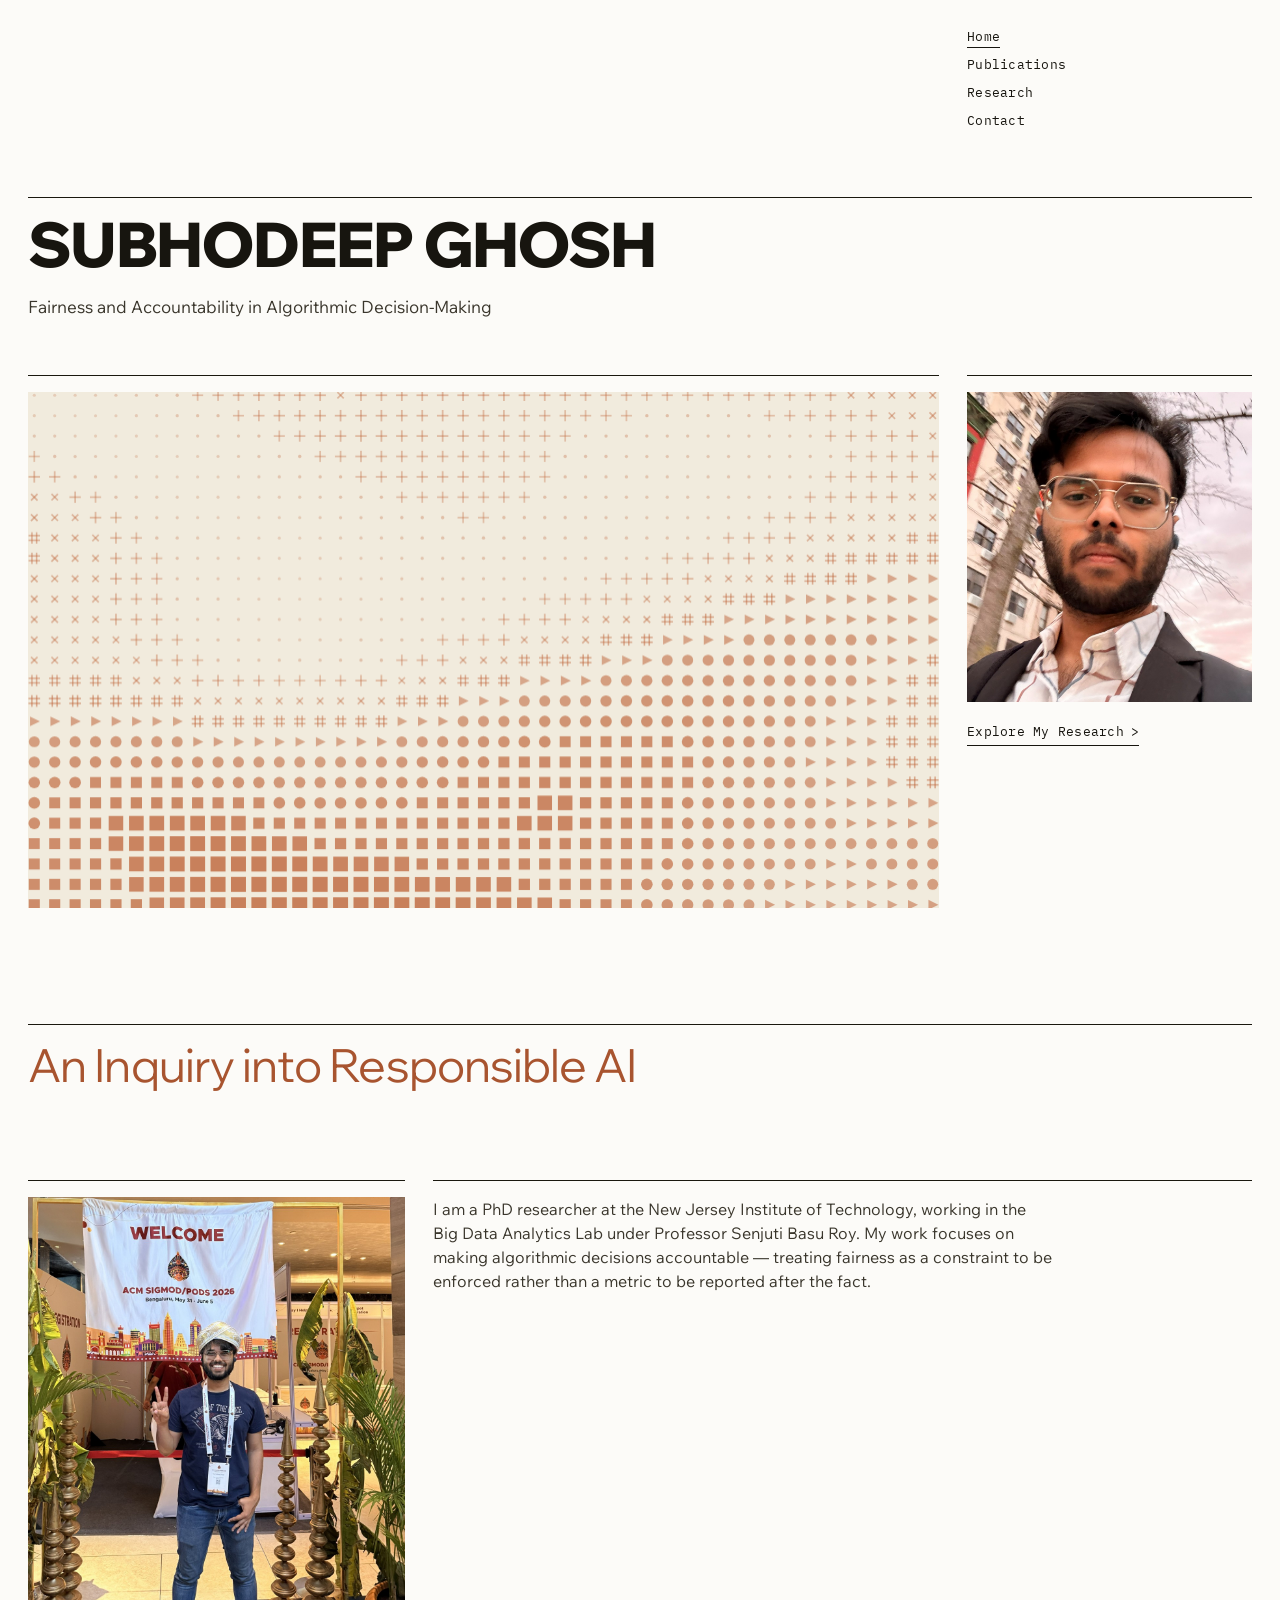
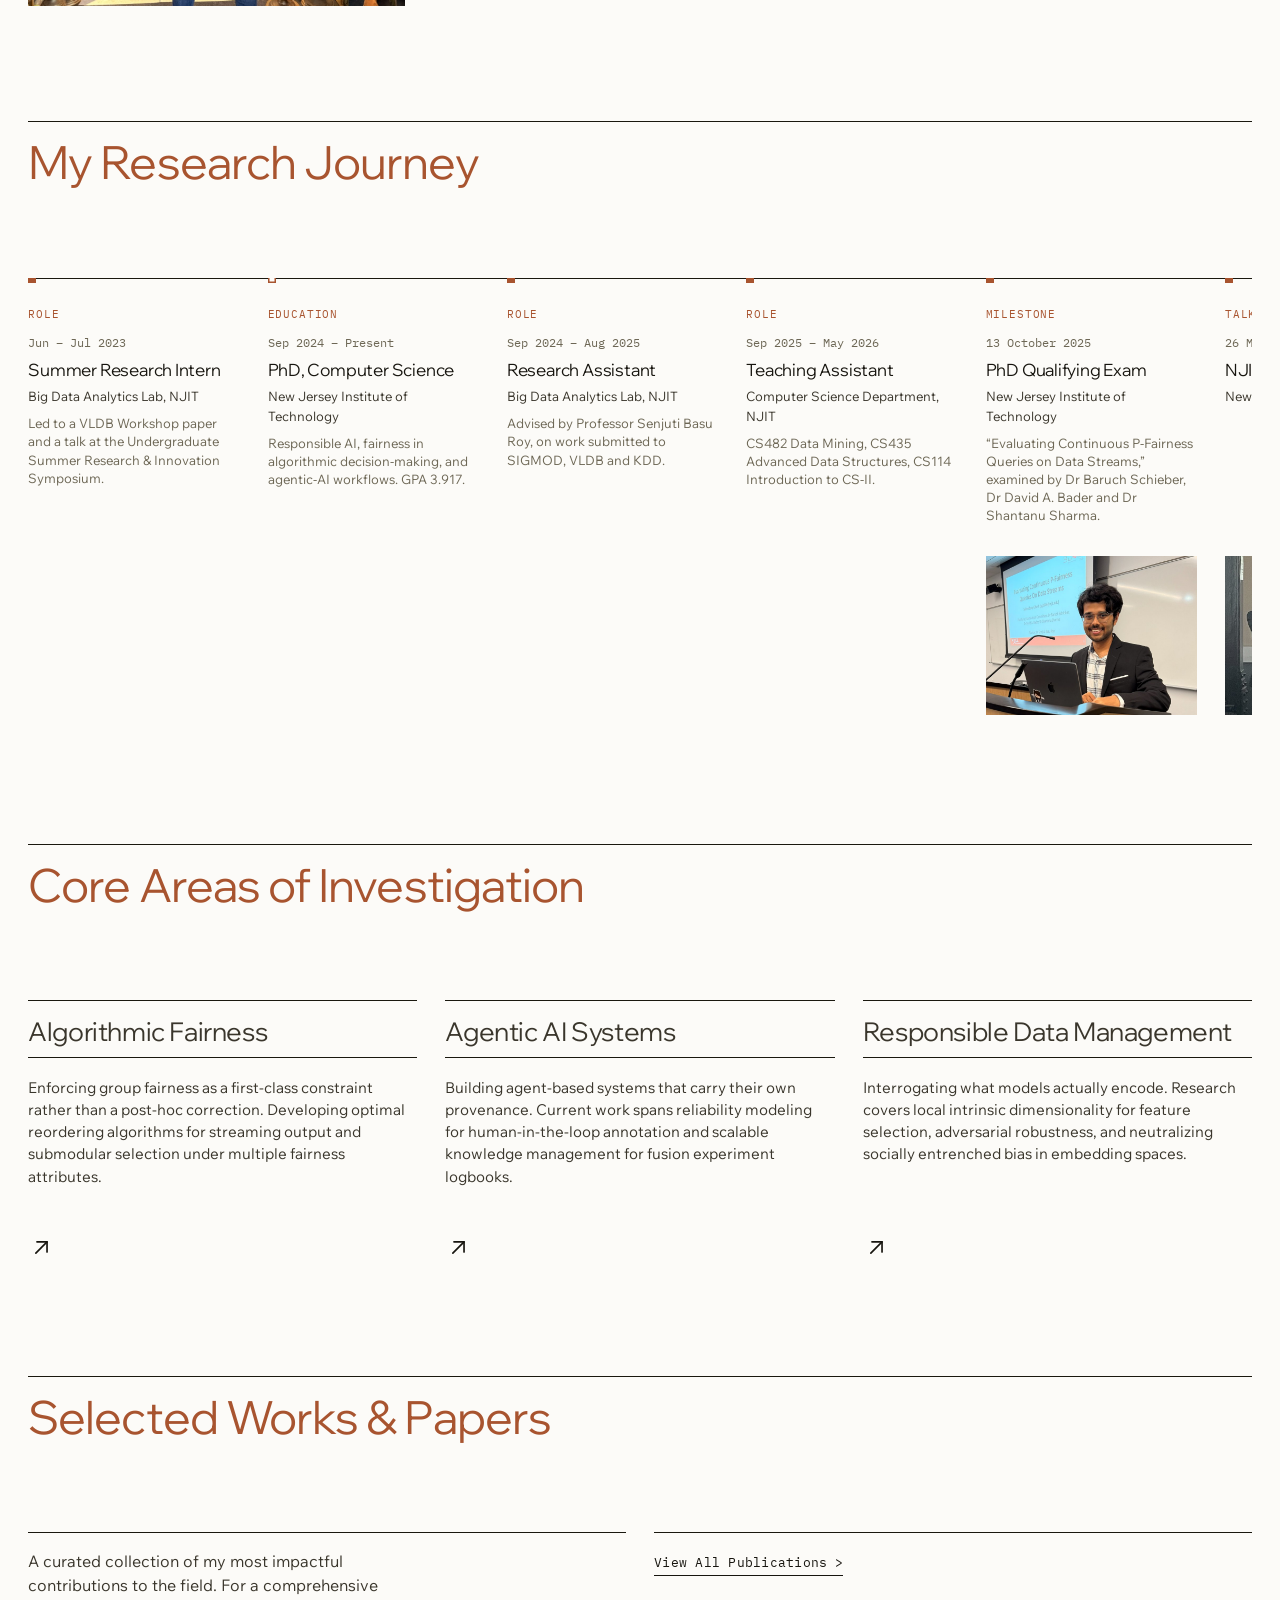
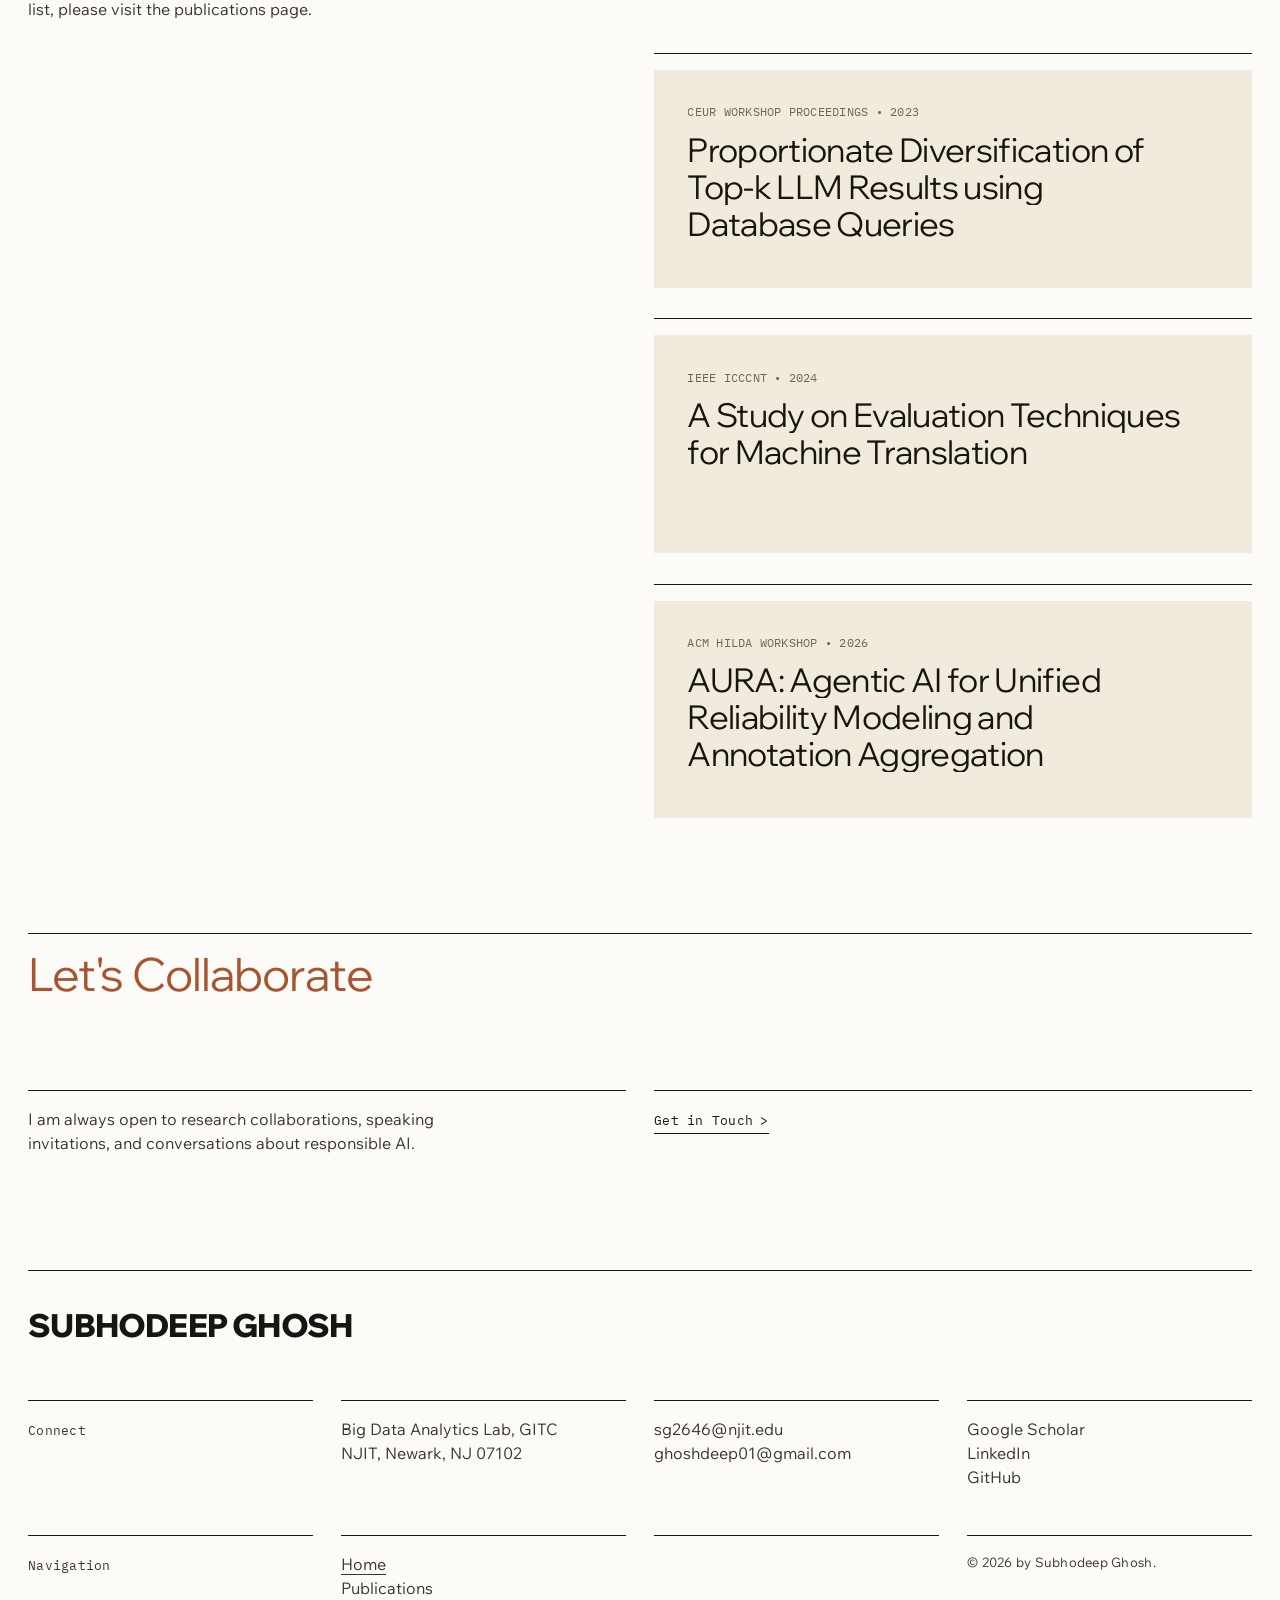
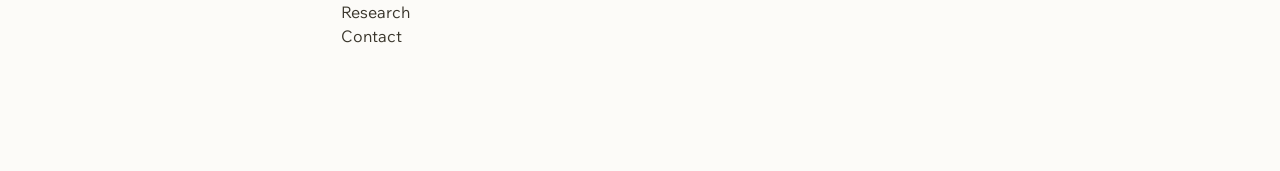
<file: index.html>
<!DOCTYPE html>
<html lang="en">
<head>
<meta charset="utf-8">
<meta name="viewport" content="width=device-width, initial-scale=1">
<title>Subhodeep Ghosh — Fairness and Accountability in Algorithmic Decision-Making</title>
<meta name="description" content="PhD researcher at NJIT working on responsible AI, algorithmic fairness, and agentic-AI workflows.">

<meta name="google-site-verification" content="p3j2X2B9PjmOAAdYvWLp9ekZyCzBJMn-lGBHvL-M8MQ">

<link rel="canonical" href="https://subhodeep01.github.io/">
<meta name="robots" content="index, follow, max-image-preview:large">
<meta name="author" content="Subhodeep Ghosh">

<meta property="og:type" content="profile">
<meta property="og:site_name" content="Subhodeep Ghosh">
<meta property="og:title" content="Subhodeep Ghosh — Fairness and Accountability in Algorithmic Decision-Making">
<meta property="og:description" content="PhD researcher at NJIT working on responsible AI, algorithmic fairness, and agentic-AI workflows.">
<meta property="og:url" content="https://subhodeep01.github.io/">
<meta property="og:image" content="https://subhodeep01.github.io/assets/img/og-image.jpg">
<meta property="og:image:width" content="1200">
<meta property="og:image:height" content="630">
<meta name="twitter:card" content="summary_large_image">
<meta name="twitter:title" content="Subhodeep Ghosh — Fairness and Accountability in Algorithmic Decision-Making">
<meta name="twitter:description" content="PhD researcher at NJIT working on responsible AI, algorithmic fairness, and agentic-AI workflows.">
<meta name="twitter:image" content="https://subhodeep01.github.io/assets/img/og-image.jpg">

<link rel="preconnect" href="https://fonts.googleapis.com">
<link rel="preconnect" href="https://fonts.gstatic.com" crossorigin>
<link href="https://fonts.googleapis.com/css2?family=Wix+Madefor+Display:wght@400..800&family=Wix+Madefor+Text:wght@400..600&family=IBM+Plex+Mono:wght@400;500&display=swap" rel="stylesheet">

<link rel="stylesheet" href="assets/css/style.css">

<script type="application/ld+json">
{
  "@context": "https://schema.org",
  "@graph": [
    {
      "@context": "https://schema.org",
      "@type": "Person",
      "name": "Subhodeep Ghosh",
      "url": "https://subhodeep01.github.io/",
      "image": "https://subhodeep01.github.io/assets/img/portrait.jpg",
      "jobTitle": "PhD Researcher",
      "email": "mailto:sg2646@njit.edu",
      "affiliation": {
        "@type": "CollegeOrUniversity",
        "name": "New Jersey Institute of Technology",
        "url": "https://www.njit.edu/"
      },
      "alumniOf": {
        "@type": "CollegeOrUniversity",
        "name": "New Jersey Institute of Technology"
      },
      "knowsAbout": [
        "Responsible AI",
        "Algorithmic Fairness",
        "Agentic AI",
        "Responsible Data Management",
        "Large Language Models"
      ],
      "sameAs": [
        "https://scholar.google.com/citations?user=bw2cW1UAAAAJ&hl=en",
        "https://github.com/Subhodeep01",
        "https://www.linkedin.com/in/subhodeep-ghosh-461b14257/"
      ],
      "memberOf": {
        "@type": "ResearchOrganization",
        "name": "Big Data Analytics Lab",
        "url": "https://research.njit.edu/bdal/people",
        "parentOrganization": {
          "@type": "CollegeOrUniversity",
          "name": "New Jersey Institute of Technology"
        }
      },
      "@id": "https://subhodeep01.github.io/#person"
    },
    {
      "@type": "ScholarlyArticle",
      "headline": "Proportionate Diversification of Top-k LLM Results using Database Queries",
      "author": [
        {
          "@type": "Person",
          "name": "T. On"
        },
        {
          "@type": "Person",
          "name": "Subhodeep Ghosh",
          "@id": "https://subhodeep01.github.io/#person"
        },
        {
          "@type": "Person",
          "name": "M. Du"
        },
        {
          "@type": "Person",
          "name": "Senjuti Basu Roy"
        }
      ],
      "datePublished": "2023",
      "isPartOf": {
        "@type": "Periodical",
        "name": "CEUR Workshop Proceedings",
        "issn": "1613-0073"
      },
      "url": "https://ceur-ws.org/Vol-3462/"
    },
    {
      "@type": "ScholarlyArticle",
      "headline": "A Study on Evaluation Techniques for Machine Translation",
      "author": [
        {
          "@type": "Person",
          "name": "Subhodeep Ghosh",
          "@id": "https://subhodeep01.github.io/#person"
        },
        {
          "@type": "Person",
          "name": "A. Ghose"
        },
        {
          "@type": "Person",
          "name": "R. Chattopadhyay"
        },
        {
          "@type": "Person",
          "name": "D. Sarkar"
        }
      ],
      "datePublished": "2024",
      "isPartOf": {
        "@type": "PublicationEvent",
        "name": "15th International Conference on Computing Communication and Networking Technologies (ICCCNT)"
      },
      "identifier": "https://doi.org/10.1109/ICCCNT61001.2024.10723917",
      "url": "https://doi.org/10.1109/ICCCNT61001.2024.10723917"
    },
    {
      "@type": "ScholarlyArticle",
      "headline": "AURA: Agentic AI for Unified Reliability Modeling and Annotation Aggregation",
      "author": [
        {
          "@type": "Person",
          "name": "Subhodeep Ghosh",
          "@id": "https://subhodeep01.github.io/#person"
        },
        {
          "@type": "Person",
          "name": "S. Clarke"
        },
        {
          "@type": "Person",
          "name": "B. Divaaniaazar"
        },
        {
          "@type": "Person",
          "name": "M. Ishat-E-Rabban"
        },
        {
          "@type": "Person",
          "name": "Senjuti Basu Roy"
        }
      ],
      "datePublished": "2026",
      "isPartOf": {
        "@type": "PublicationEvent",
        "name": "Workshop on Human-In-the-Loop Data Analytics (HILDA '26)"
      },
      "publisher": {
        "@type": "Organization",
        "name": "Association for Computing Machinery"
      },
      "identifier": "https://doi.org/10.1145/3814573.3814946",
      "url": "https://doi.org/10.1145/3814573.3814946"
    }
  ]
}
</script>
</head>
<body>

<a class="skip-link" href="#main">Skip to content</a>

<!-- ========== HEADER ========== -->
<header class="site-header">
  <div class="shell header-inner">

    <nav class="site-nav" aria-label="Primary">
      <ul>
        <li><a href="#top" class="is-active" aria-current="page">Home</a></li>
        <li><a href="#publications">Publications</a></li>
        <li><a href="research.html">Research</a></li>
        <li><a href="#contact">Contact</a></li>
      </ul>
    </nav>

  </div>
</header>

<main id="main">

  <!-- ========== HERO ========== -->
  <section class="hero" id="top">
    <div class="shell">

      <div class="hero-title rule-top reveal">
        <h1 class="display">Subhodeep Ghosh</h1>
        <p class="hero-tagline">Fairness and Accountability in Algorithmic Decision-Making</p>
      </div>

      <div class="hero-media">
        <figure class="hero-canvas-wrap rule-top reveal">
          <canvas class="pattern" width="1340" height="760"
                  data-bg="#F1EBDD" data-fg="#C0693F" data-set="mixed"
                  data-seed="7.2" data-cell="26" data-focus="0.48,1.04" data-spread="1.05" data-stretch="1.9"
                  aria-hidden="true"></canvas>
        </figure>

        <div class="hero-side rule-top reveal" data-delay="120">
          <figure class="hero-portrait">
            <!-- swap to portrait-bw.jpg for the reference template's monochrome look -->
            <img src="assets/img/portrait.jpg" alt="Portrait of Subhodeep Ghosh"
                 width="1100" height="1198" fetchpriority="high">
          </figure>
          <a class="arrow-link" href="research.html">Explore My Research</a>
        </div>
      </div>

    </div>
  </section>

  <!-- ========== ABOUT ========== -->
  <section class="section section--about" id="about">
    <div class="shell">

      <div class="section-head rule-top reveal">
        <h2 class="heading">An Inquiry into Responsible AI</h2>
      </div>

      <div class="about-grid">
        <figure class="about-figure rule-top reveal">
          <img src="assets/img/sigmod-2026.jpg" loading="lazy"
               alt="Subhodeep Ghosh at the ACM SIGMOD/PODS 2026 conference in Bengaluru"
               width="1160" height="1260">
        </figure>

        <div class="about-copy rule-top reveal" data-delay="120">
          <p class="lede">
            I am a PhD researcher at the New Jersey Institute of Technology, working in the Big
            Data Analytics Lab under Professor Senjuti Basu Roy. My work focuses on making
            algorithmic decisions accountable — treating fairness as a constraint to be enforced
            rather than a metric to be reported after the fact.
          </p>
        </div>
      </div>

    </div>
  </section>

  <!-- ========== CHRONOLOGY ========== -->
  <section class="section section--timeline" id="journey">
    <div class="shell">

      <div class="section-head rule-top reveal">
        <h2 class="heading">My Research Journey</h2>
      </div>

      <div class="timeline reveal">
        <ol class="timeline-track">

          <li class="tl-item">
            <span class="tl-kind">Role</span>
            <p class="tl-date">Jun &ndash; Jul 2023</p>
            <h3 class="tl-title">Summer Research Intern</h3>
            <p class="tl-org">Big Data Analytics Lab, NJIT</p>
            <p class="tl-note">
              Led to a VLDB Workshop paper and a talk at the Undergraduate Summer Research
              &amp; Innovation Symposium.
            </p>
          </li>

          <li class="tl-item is-current">
            <span class="tl-kind">Education</span>
            <p class="tl-date">Sep 2024 &ndash; Present</p>
            <h3 class="tl-title">PhD, Computer Science</h3>
            <p class="tl-org">New Jersey Institute of Technology</p>
            <p class="tl-note">
              Responsible AI, fairness in algorithmic decision-making, and agentic-AI
              workflows. GPA 3.917.
            </p>
          </li>

          <li class="tl-item">
            <span class="tl-kind">Role</span>
            <p class="tl-date">Sep 2024 &ndash; Aug 2025</p>
            <h3 class="tl-title">Research Assistant</h3>
            <p class="tl-org">Big Data Analytics Lab, NJIT</p>
            <p class="tl-note">
              Advised by Professor Senjuti Basu Roy, on work submitted to SIGMOD, VLDB
              and KDD.
            </p>
          </li>

          <li class="tl-item">
            <span class="tl-kind">Role</span>
            <p class="tl-date">Sep 2025 &ndash; May 2026</p>
            <h3 class="tl-title">Teaching Assistant</h3>
            <p class="tl-org">Computer Science Department, NJIT</p>
            <p class="tl-note">
              CS482 Data Mining, CS435 Advanced Data Structures, CS114 Introduction to CS-II.
            </p>
          </li>

          <li class="tl-item">
            <span class="tl-kind">Milestone</span>
            <p class="tl-date">13 October 2025</p>
            <h3 class="tl-title">PhD Qualifying Exam</h3>
            <p class="tl-org">New Jersey Institute of Technology</p>
            <p class="tl-note">
              &ldquo;Evaluating Continuous P-Fairness Queries on Data Streams,&rdquo; examined by
              Dr Baruch Schieber, Dr David A. Bader and Dr Shantanu Sharma.
            </p>
            <figure class="tl-media">
              <img src="assets/img/qualifying-exam.jpg" loading="lazy"
                   alt="Subhodeep Ghosh presenting his PhD qualifying exam at NJIT"
                   width="800" height="600">
            </figure>
          </li>

          <li class="tl-item">
            <span class="tl-kind">Talk</span>
            <p class="tl-date">26 March 2026</p>
            <h3 class="tl-title">NJIT AI Exploration Day</h3>
            <p class="tl-org">Newark, New Jersey</p>
            <figure class="tl-media">
              <img src="assets/img/ai-exploration-day.jpg" loading="lazy"
                   alt="Subhodeep Ghosh speaking at the podium during NJIT AI Exploration Day"
                   width="800" height="600">
            </figure>
          </li>

          <li class="tl-item">
            <span class="tl-kind">Talk</span>
            <p class="tl-date">27 March 2026</p>
            <h3 class="tl-title">NYU Responsible AI Day</h3>
            <p class="tl-org">New York, New York</p>
            <figure class="tl-media">
              <img src="assets/img/nyu-responsible-ai-day.jpg" loading="lazy"
                   alt="Subhodeep Ghosh with fellow presenters at NYU Responsible AI Day"
                   width="800" height="600">
            </figure>
          </li>

          <li class="tl-item">
            <span class="tl-kind">Talk</span>
            <p class="tl-date">4 June 2026</p>
            <h3 class="tl-title">ACM SIGMOD/PODS 2026</h3>
            <p class="tl-org">Bengaluru, India</p>
            <figure class="tl-media">
              <img src="assets/img/sigmod-2026-talk.jpg" loading="lazy"
                   alt="Subhodeep Ghosh presenting AURA at ACM SIGMOD/PODS 2026 in Bengaluru"
                   width="800" height="600">
            </figure>
          </li>

        </ol>
      </div>

    </div>
  </section>

  <!-- ========== RESEARCH ========== -->
  <section class="section section--research" id="research">
    <div class="shell">

      <div class="section-head rule-top reveal">
        <h2 class="heading">Core Areas of Investigation</h2>
      </div>

      <div class="research-grid">

        <article class="research-card rule-top reveal">
          <h3 class="research-title rule-bottom">Algorithmic Fairness</h3>
          <p>
            Enforcing group fairness as a first-class constraint rather than a post-hoc
            correction. Developing optimal reordering algorithms for streaming output and
            submodular selection under multiple fairness attributes.
          </p>
          <a class="card-link" href="research.html#reordering-stream"
             aria-label="See Algorithmic Fairness projects on the research page">
            <svg viewBox="0 0 24 24" fill="none" stroke="currentColor" stroke-width="1.5"
                 stroke-linecap="round" stroke-linejoin="round" aria-hidden="true">
              <path d="M7 17 17 7"/><path d="M8 7h9v9"/>
            </svg>
          </a>
        </article>

        <article class="research-card rule-top reveal" data-delay="110">
          <h3 class="research-title rule-bottom">Agentic AI Systems</h3>
          <p>
            Building agent-based systems that carry their own provenance. Current work spans
            reliability modeling for human-in-the-loop annotation and scalable knowledge
            management for fusion experiment logbooks.
          </p>
          <a class="card-link" href="research.html#fusion-knowledge"
             aria-label="See Agentic AI Systems projects on the research page">
            <svg viewBox="0 0 24 24" fill="none" stroke="currentColor" stroke-width="1.5"
                 stroke-linecap="round" stroke-linejoin="round" aria-hidden="true">
              <path d="M7 17 17 7"/><path d="M8 7h9v9"/>
            </svg>
          </a>
        </article>

        <article class="research-card rule-top reveal" data-delay="220">
          <h3 class="research-title rule-bottom">Responsible Data Management</h3>
          <p>
            Interrogating what models actually encode. Research covers local intrinsic
            dimensionality for feature selection, adversarial robustness, and neutralizing
            socially entrenched bias in embedding spaces.
          </p>
          <a class="card-link" href="research.html#lid-feature-selection"
             aria-label="See Responsible Data Management projects on the research page">
            <svg viewBox="0 0 24 24" fill="none" stroke="currentColor" stroke-width="1.5"
                 stroke-linecap="round" stroke-linejoin="round" aria-hidden="true">
              <path d="M7 17 17 7"/><path d="M8 7h9v9"/>
            </svg>
          </a>
        </article>

      </div>

    </div>
  </section>

  <!-- ========== PUBLICATIONS ========== -->
  <section class="section section--works" id="publications">
    <div class="shell">

      <div class="section-head rule-top reveal">
        <h2 class="heading">Selected Works &amp; Papers</h2>
      </div>

      <div class="works-grid">

        <div class="works-aside">
          <div class="works-aside-inner rule-top reveal">
            <p>
              A curated collection of my most impactful contributions to the field. For a
              comprehensive list, please visit the publications page.
            </p>
          </div>
        </div>

        <div class="works-list">

          <div class="works-cta rule-top reveal">
            <a class="arrow-link" href="#publications">View All Publications</a>
          </div>

          <article class="pub rule-top reveal">
            <a class="pub-card" target="_blank" rel="noopener" href="https://ceur-ws.org/Vol-3462/">
              <p class="pub-meta">CEUR Workshop Proceedings &bull; 2023</p>
              <h3 class="pub-title lines">
                <span class="line"><span>Proportionate Diversification of</span></span>
                <span class="line"><span>Top-k LLM Results using</span></span>
                <span class="line"><span>Database Queries</span></span>
              </h3>
            </a>
          </article>

          <article class="pub rule-top reveal">
            <a class="pub-card" target="_blank" rel="noopener" href="https://doi.org/10.1109/ICCCNT61001.2024.10723917">
              <p class="pub-meta">IEEE ICCCNT &bull; 2024</p>
              <h3 class="pub-title lines">
                <span class="line"><span>A Study on Evaluation Techniques</span></span>
                <span class="line"><span>for Machine Translation</span></span>
              </h3>
            </a>
          </article>

          <article class="pub rule-top reveal">
            <a class="pub-card" target="_blank" rel="noopener" href="https://doi.org/10.1145/3814573.3814946">
              <p class="pub-meta">ACM HILDA Workshop &bull; 2026</p>
              <h3 class="pub-title lines">
                <span class="line"><span>AURA: Agentic AI for Unified</span></span>
                <span class="line"><span>Reliability Modeling and</span></span>
                <span class="line"><span>Annotation Aggregation</span></span>
              </h3>
            </a>
          </article>

        </div>
      </div>

    </div>
  </section>

  <!-- ========== CONTACT ========== -->
  <section class="section section--contact" id="contact">
    <div class="shell">

      <div class="section-head rule-top reveal">
        <h2 class="heading">Let's Collaborate</h2>
      </div>

      <div class="contact-grid">
        <div class="rule-top reveal">
          <p class="lede">
            I am always open to research collaborations, speaking<br>
            invitations, and conversations about responsible AI.
          </p>
        </div>
        <div class="rule-top reveal" data-delay="120">
          <a class="arrow-link" href="mailto:sg2646@njit.edu">Get in Touch</a>
        </div>
      </div>

    </div>
  </section>

</main>

<!-- ========== FOOTER ========== -->
<footer class="site-footer">
  <div class="shell">

    <div class="footer-brand rule-top">
      <span class="footer-wordmark">Subhodeep Ghosh</span>
    </div>

    <div class="footer-row">
      <div class="footer-cell rule-top"><span class="label">Connect</span></div>
      <div class="footer-cell rule-top">
        <address>Big Data Analytics Lab, GITC<br>NJIT, Newark, NJ 07102</address>
      </div>
      <div class="footer-cell rule-top">
        <a href="mailto:sg2646@njit.edu">sg2646@njit.edu</a><br>
        <a href="mailto:ghoshdeep01@gmail.com">ghoshdeep01@gmail.com</a>
      </div>
      <div class="footer-cell rule-top">
        <a href="https://scholar.google.com/citations?user=bw2cW1UAAAAJ&amp;hl=en" target="_blank" rel="noopener me">Google Scholar</a><br>
        <a href="https://www.linkedin.com/in/subhodeep-ghosh-461b14257/" target="_blank" rel="noopener me">LinkedIn</a><br>
        <a href="https://github.com/Subhodeep01" target="_blank" rel="noopener me">GitHub</a>
      </div>
    </div>

    <div class="footer-row">
      <div class="footer-cell rule-top"><span class="label">Navigation</span></div>
      <div class="footer-cell rule-top">
        <a href="#top" class="is-active">Home</a><br>
        <a href="#publications">Publications</a><br>
        <a href="research.html">Research</a><br>
        <a href="#contact">Contact</a>
      </div>
      <!-- kept empty so the copyright stays in column 4 -->
      <div class="footer-cell rule-top"></div>
      <div class="footer-cell rule-top">
        <p class="footer-legal">&copy; 2026 by Subhodeep Ghosh.</p>
      </div>
    </div>

  </div>
</footer>

<script src="assets/js/main.js"></script>
</body>
</html>
</file>
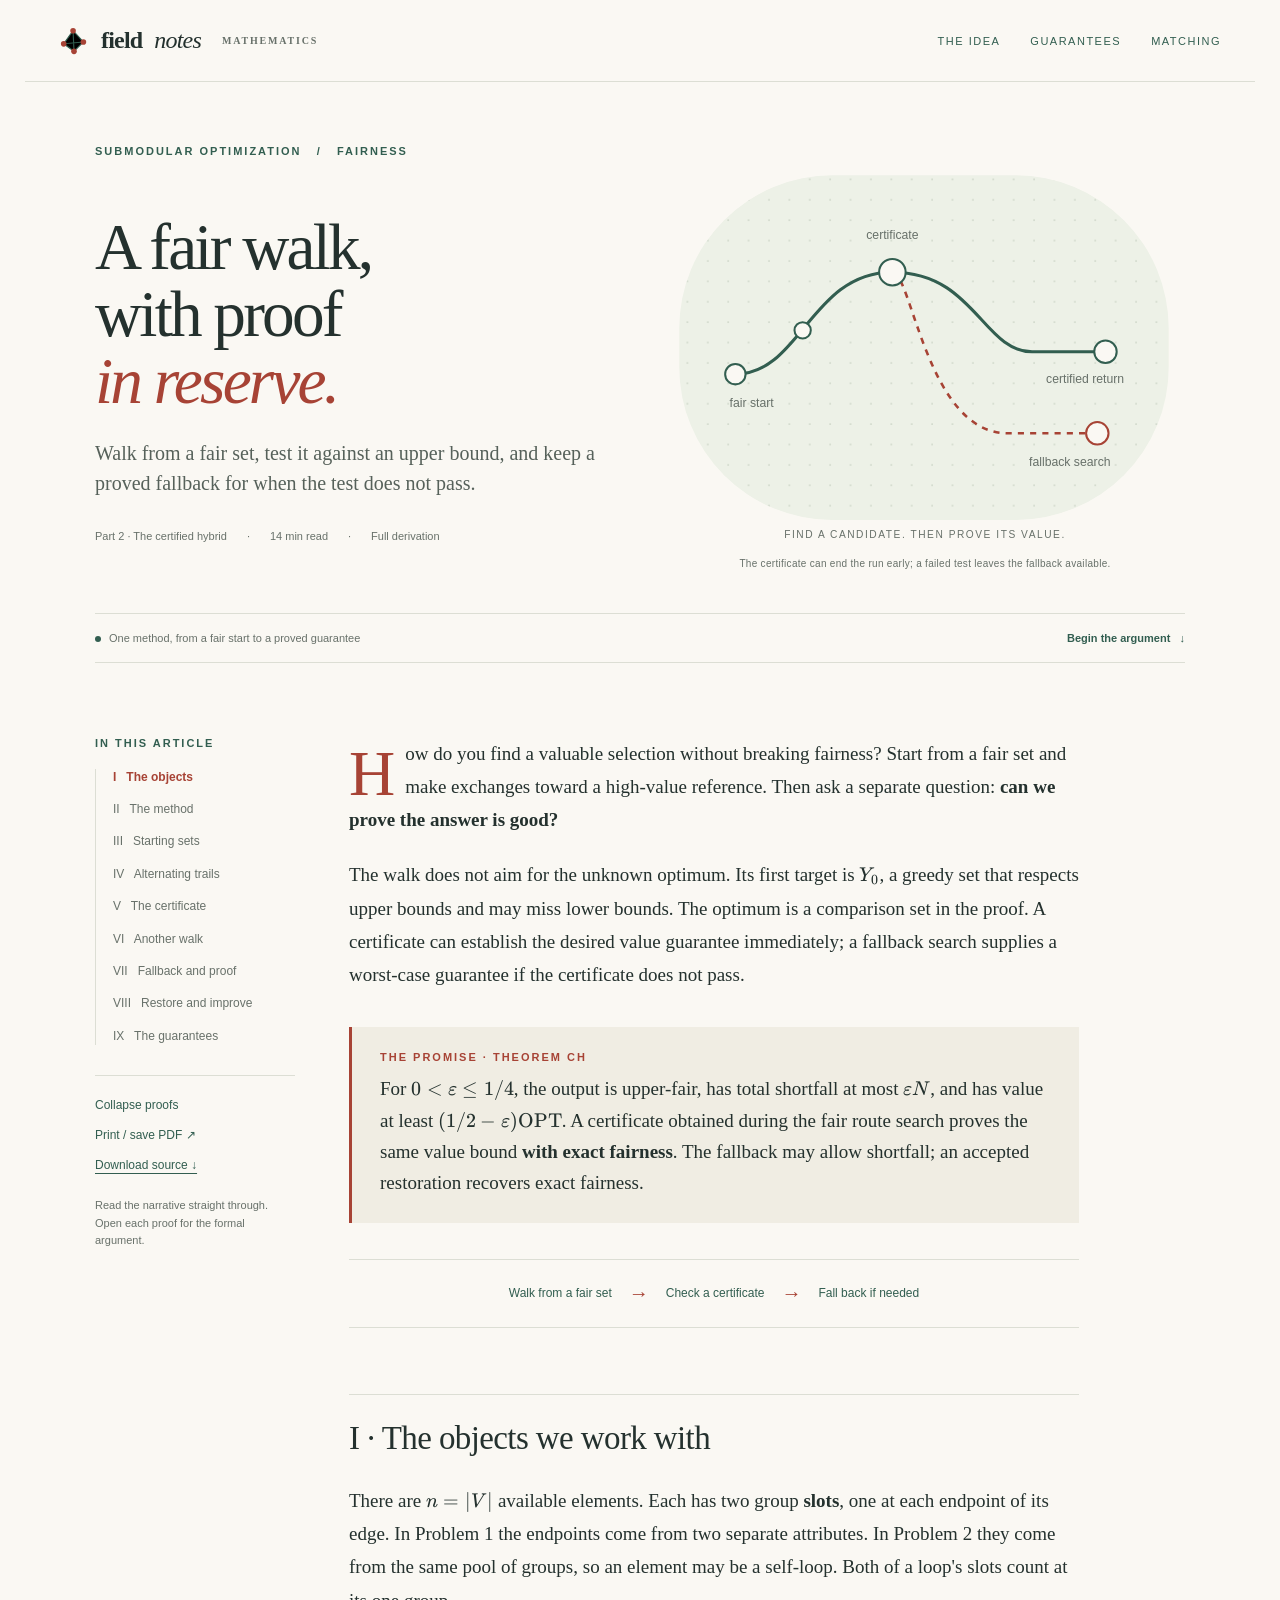
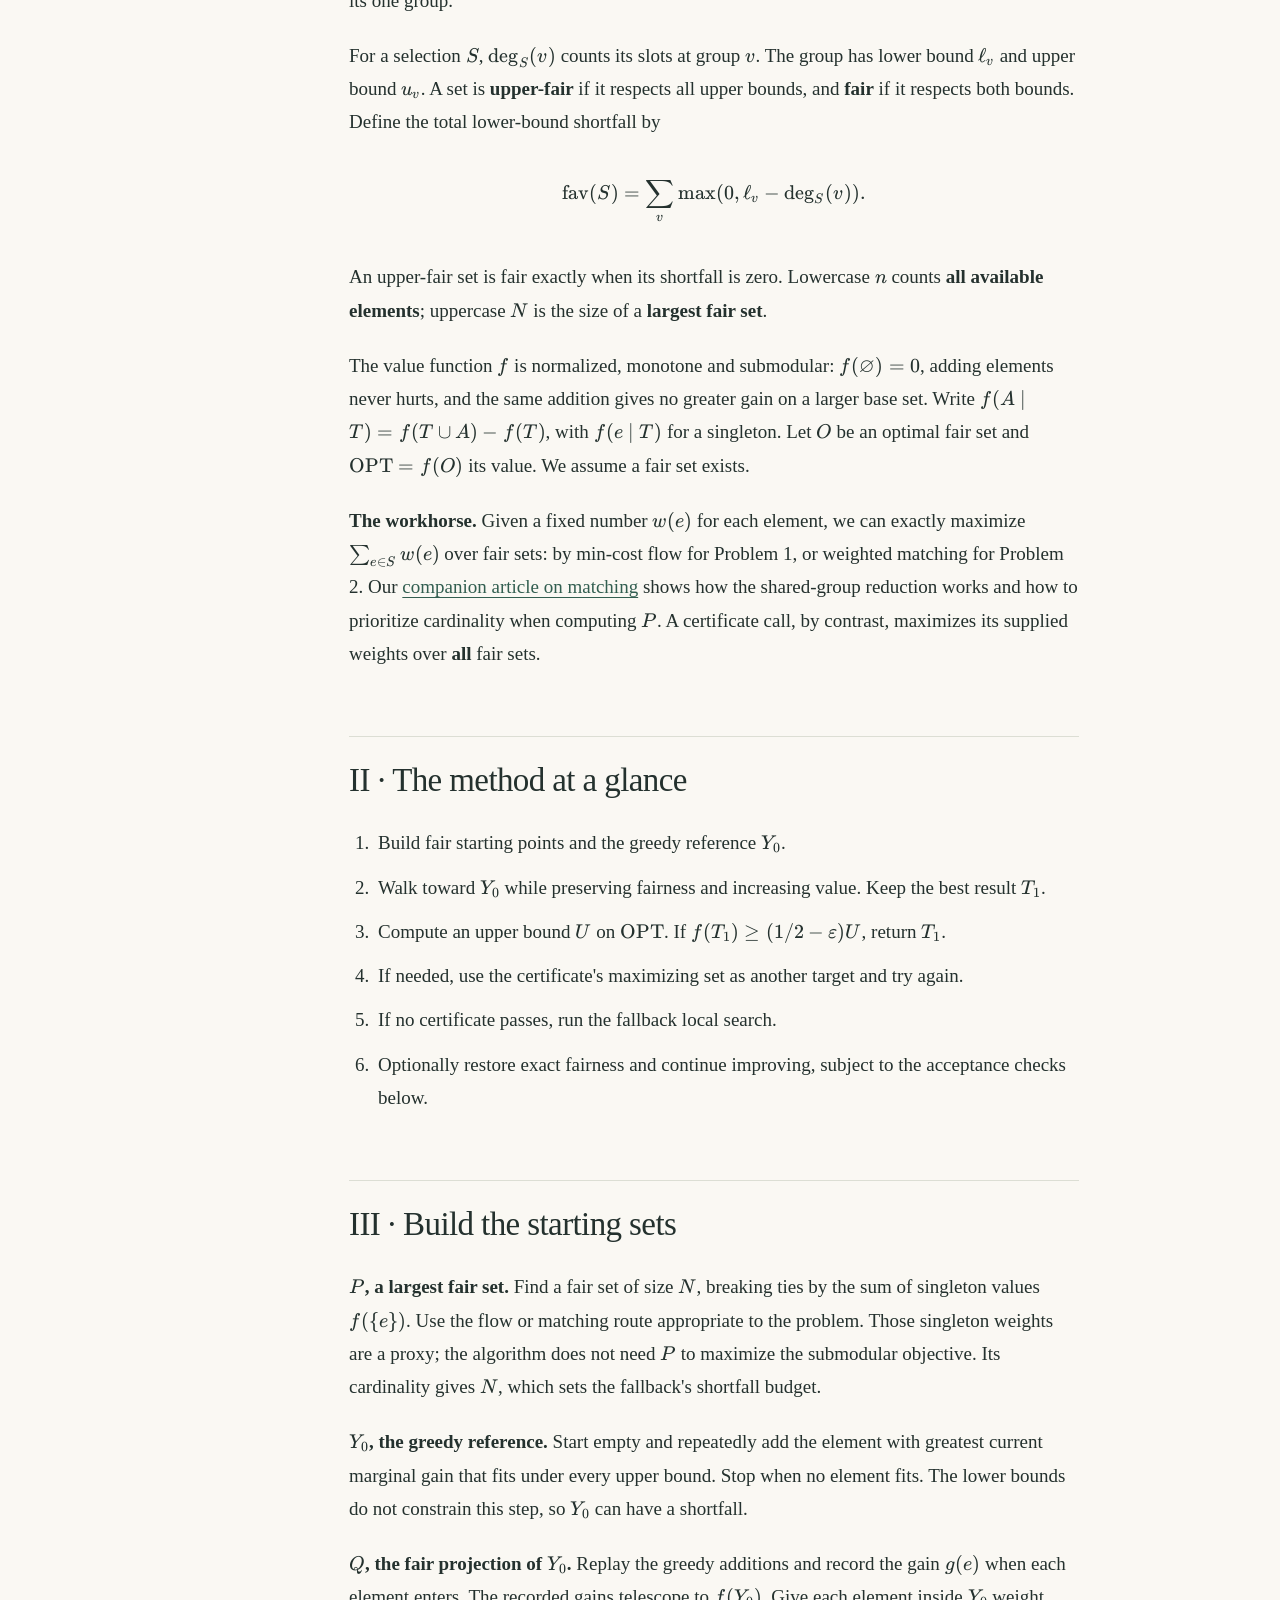
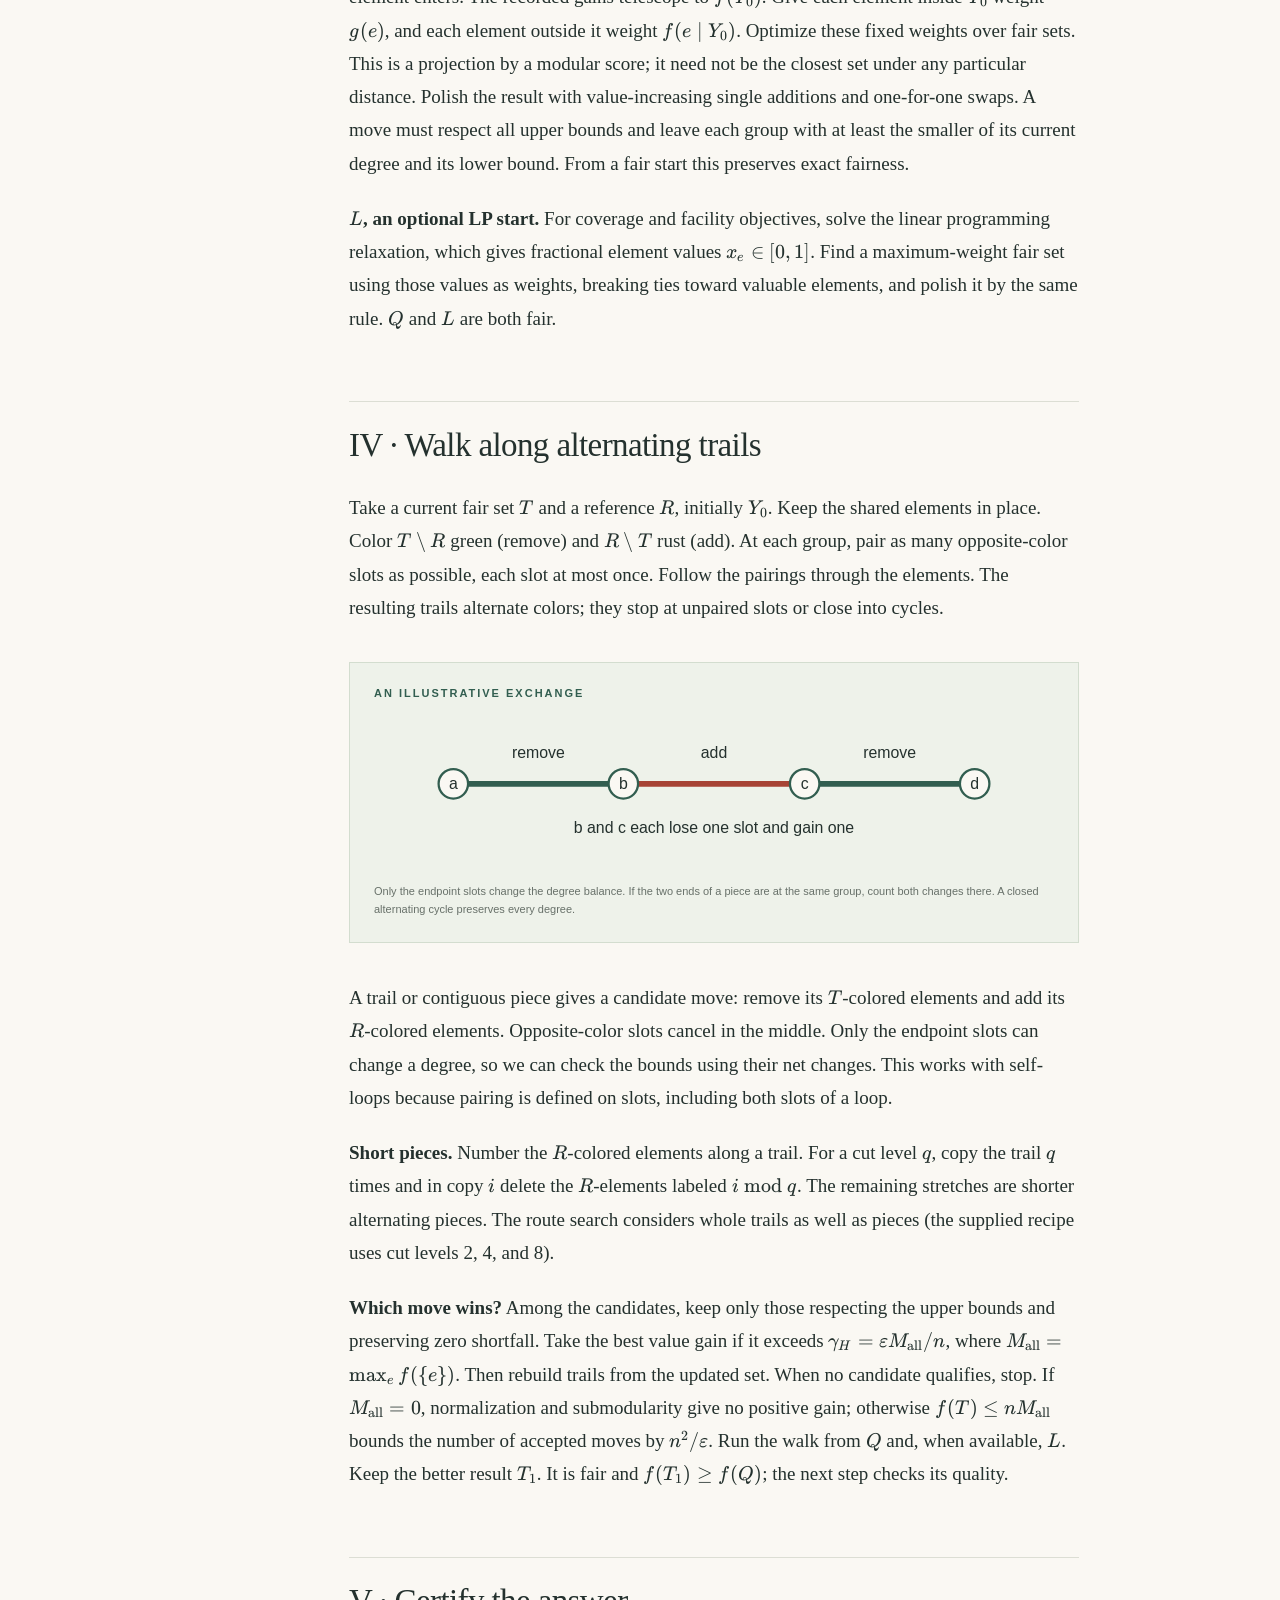
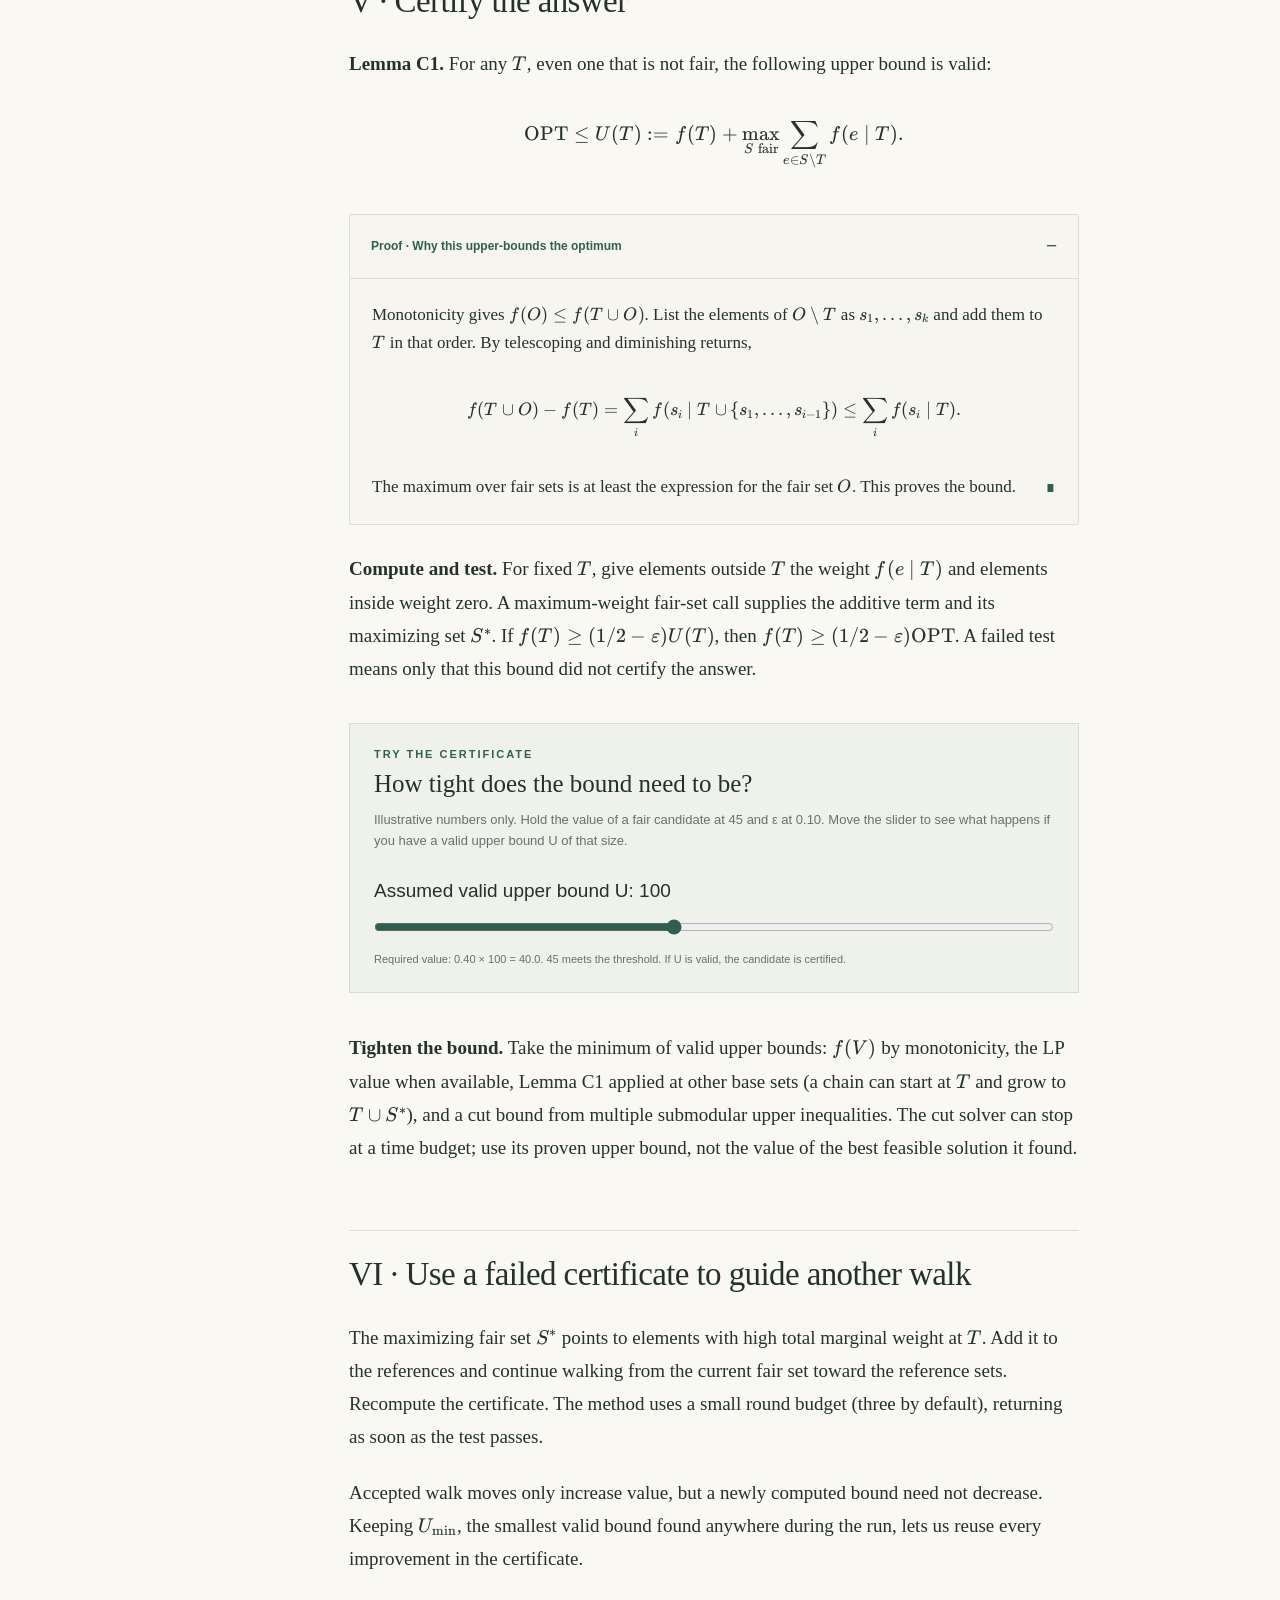
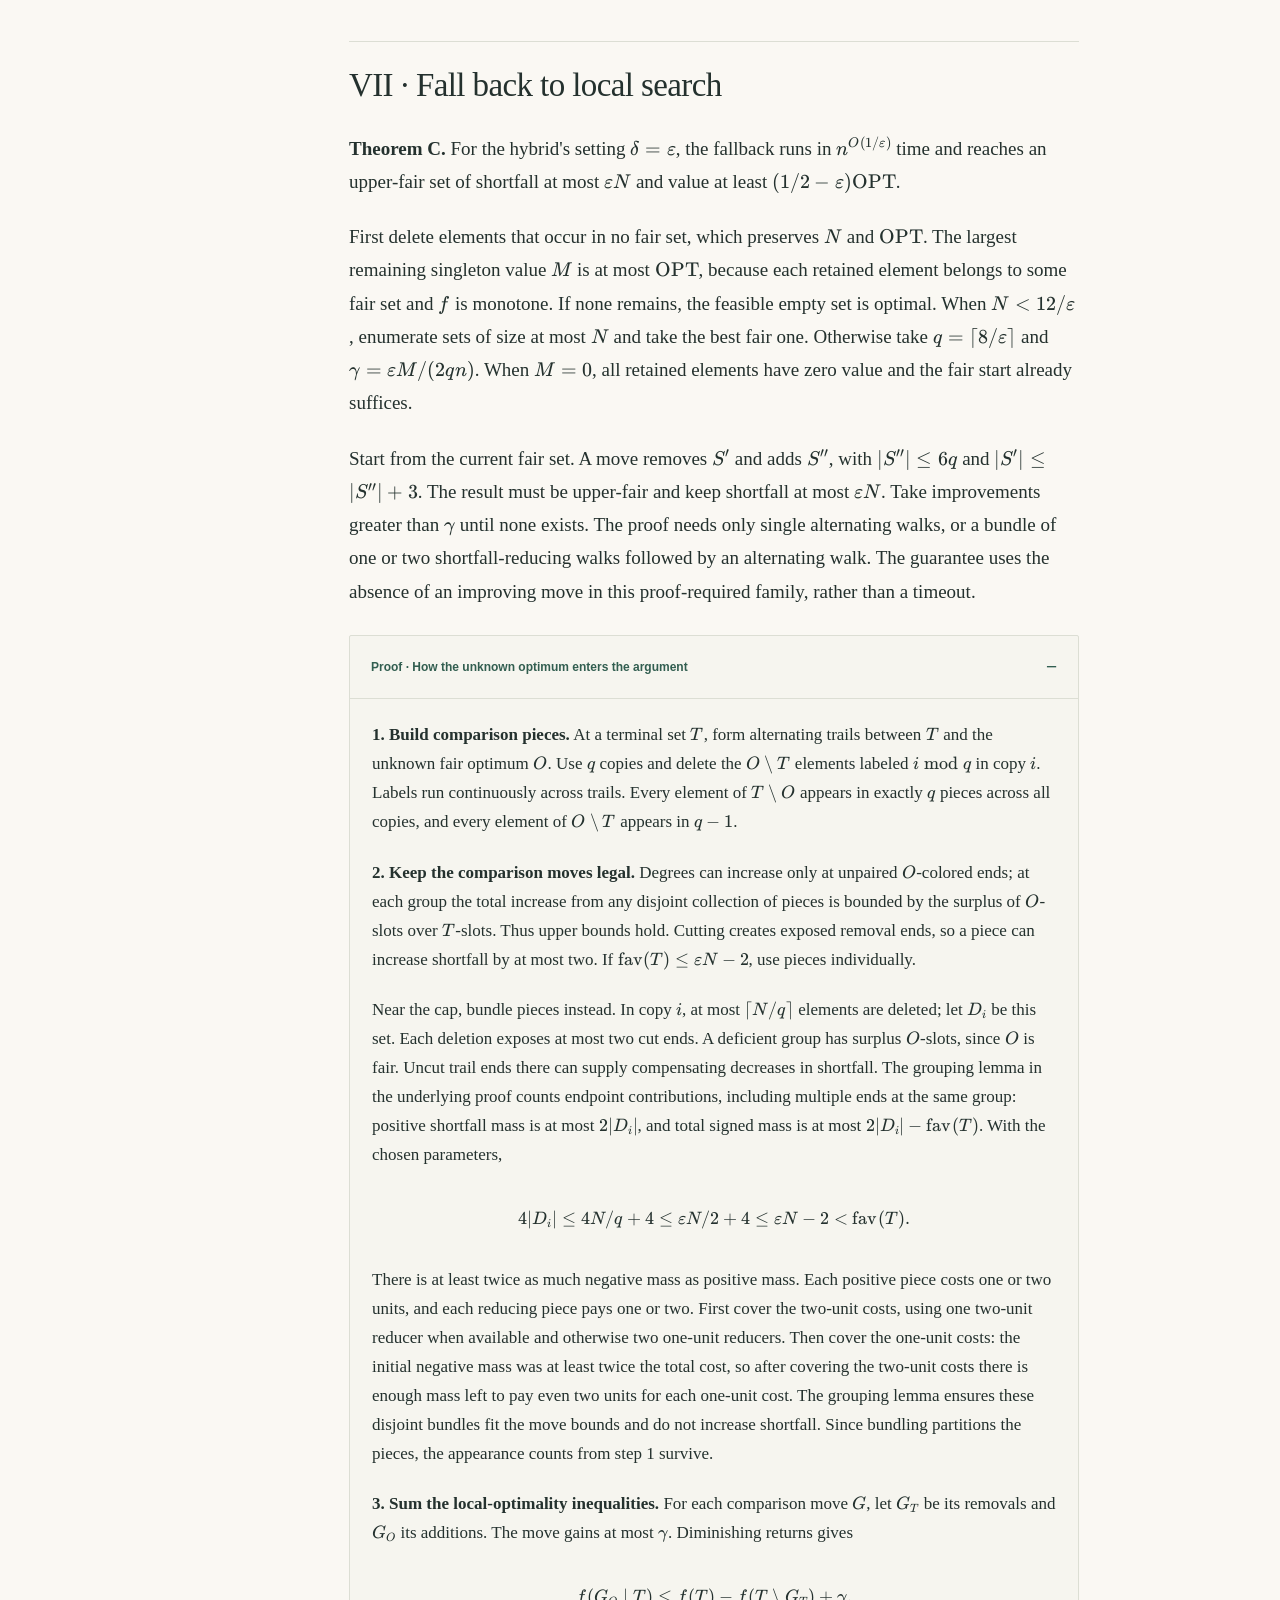
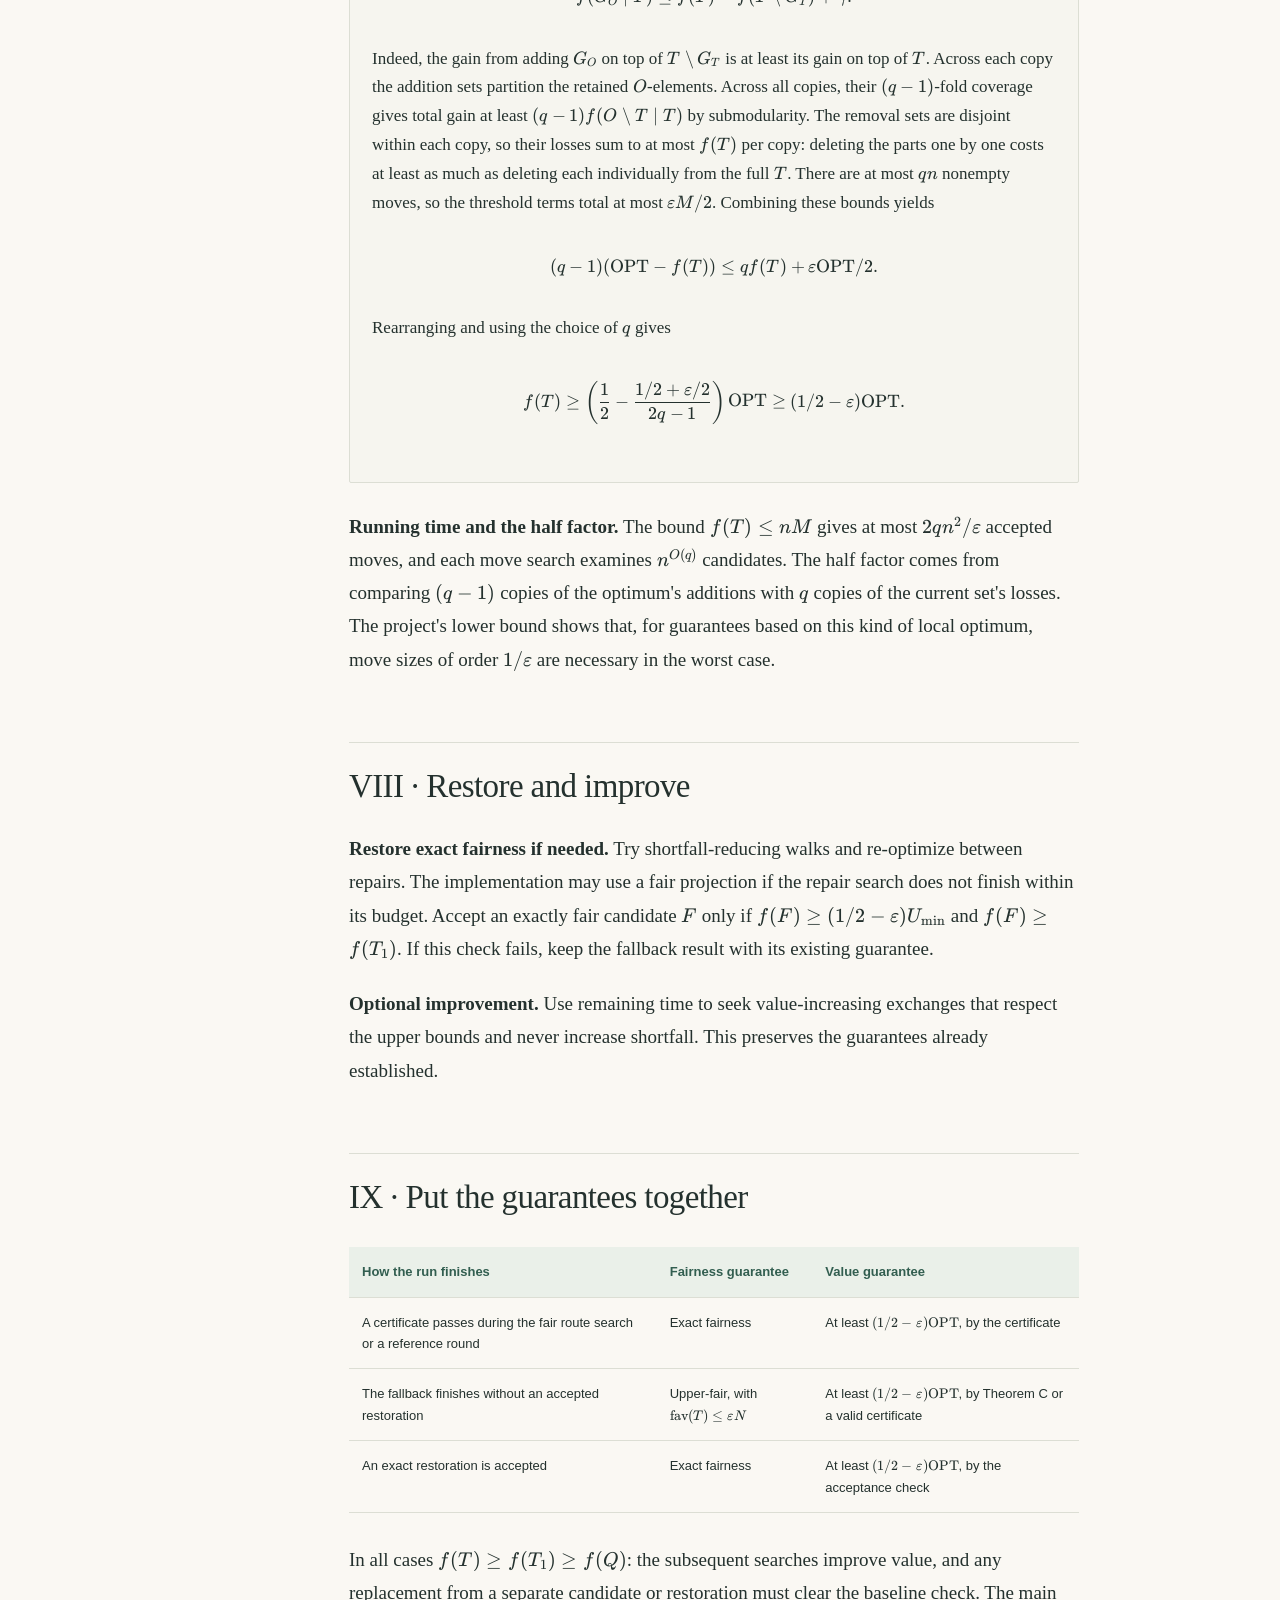
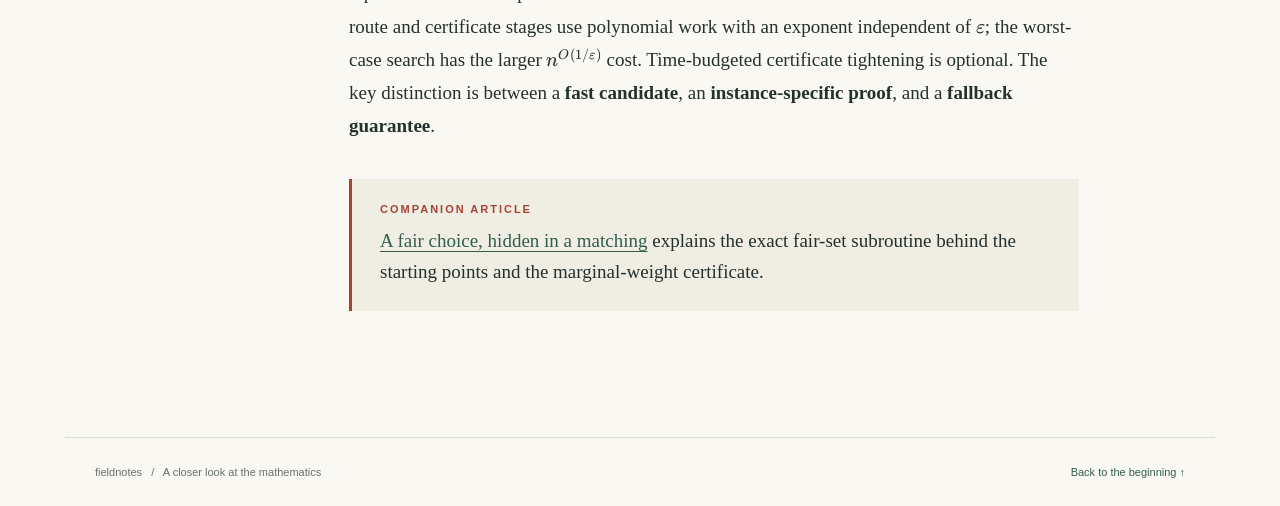
<file: blog/certified-hybrid/index.html>
<!doctype html>
<html lang="en">
<head>
<meta charset="utf-8"><meta name="viewport" content="width=device-width,initial-scale=1">
<meta name="description" content="A worked explanation of certified submodular fair selection: alternating trails, marginal-weight bounds, and a local-search fallback.">
<meta name="theme-color" content="#faf8f3">
<title>A fair walk, with proof in reserve · Fieldnotes</title>
<link rel="icon" href="assets/icon.svg" type="image/svg+xml">
<link rel="stylesheet" href="assets/katex.min.css"><link rel="stylesheet" href="styles.css">
<script defer src="hybrid.js"></script>
</head>
<body id="top">
<a class="skip" href="#article">Skip to article</a><div class="progress" aria-hidden="true"></div>
<header class="masthead">
<a class="brand" href="#top"><svg class="brand-mark" viewBox="0 0 32 32" aria-hidden="true"><g stroke="#325e50" stroke-width="1.2"><path d="M5 19 15 5 26 17 16 27 5 19 26 17M15 5 16 27"/></g><g fill="#a74335"><circle cx="5" cy="19" r="3"/><circle cx="15" cy="5" r="3"/><circle cx="26" cy="17" r="3"/><circle cx="16" cy="27" r="3"/></g></svg>field<em>notes</em><span style="font-size:10px;letter-spacing:1.8px;margin-left:9px;color:#68716a">MATHEMATICS</span></a>
<nav aria-label="Main navigation"><a href="#section-1">The idea</a><a href="#section-8">Guarantees</a><a href="../fair-selection-matching/">Matching</a></nav>
</header>
<section class="hero" aria-labelledby="article-title">
<span class="eyebrow">Submodular optimization &nbsp; / &nbsp; Fairness</span>
<div class="hero-grid">
<div><h1 id="article-title">A fair walk,<br>with proof<br><em>in reserve.</em></h1>
<p class="dek">Walk from a fair set, test it against an upper bound, and keep a proved fallback for when the test does not pass.</p>
<div class="hero-meta"><span>Part 2 · The certified hybrid</span><span>14 min read</span><span>Full derivation</span></div></div>
<figure class="hero-art">
<svg viewBox="0 0 510 385" role="img" aria-label="A fair walk reaches a decision: a passing certificate returns the candidate, otherwise a fallback search supplies the guarantee.">
<defs><pattern id="hybrid-dots" width="20" height="20" patternUnits="userSpaceOnUse"><circle cx="2" cy="2" r=".8" fill="#a9b6a4" opacity=".55"/></pattern></defs>
<rect x="14" y="18" width="480" height="338" rx="150" fill="#edf1e7"/><rect x="14" y="18" width="480" height="338" rx="150" fill="url(#hybrid-dots)"/>
<path d="M69 213 C133 213 143 113 223 113 S312 191 360 191 H432" fill="none" stroke="#325e50" stroke-width="3"/>
<path d="M223 113 C242 113 257 271 336 271 H424" fill="none" stroke="#a74335" stroke-width="2.5" stroke-dasharray="6 6"/>
<g fill="#faf8f3" stroke="#325e50" stroke-width="2"><circle cx="69" cy="213" r="10"/><circle cx="135" cy="170" r="8"/><circle cx="223" cy="113" r="13"/><circle cx="432" cy="191" r="11"/></g>
<circle cx="424" cy="271" r="11" fill="#faf8f3" stroke="#a74335" stroke-width="2"/>
<g class="art-label" text-anchor="middle"><text x="85" y="245">fair start</text><text x="223" y="80">certificate</text><text x="412" y="222">certified return</text><text x="397" y="303">fallback search</text></g>
<text x="255" y="374" text-anchor="middle" class="art-label" style="font-size:10px;letter-spacing:1.5px">FIND A CANDIDATE. THEN PROVE ITS VALUE.</text>
</svg>
<figcaption>The certificate can end the run early; a failed test leaves the fallback available.</figcaption>
</figure>

</div>
<div class="hero-bottom"><span><span class="dot"></span>One method, from a fair start to a proved guarantee</span><a href="#article">Begin the argument &nbsp; ↓</a></div>
</section>
<main class="page">
<aside class="sidebar" aria-label="Article contents"><span class="eyebrow">In this article</span><nav class="toc"><a href="#section-0">I &nbsp; The objects</a><a href="#section-1">II &nbsp; The method</a><a href="#section-2">III &nbsp; Starting sets</a><a href="#section-3">IV &nbsp; Alternating trails</a><a href="#section-4">V &nbsp; The certificate</a><a href="#section-5">VI &nbsp; Another walk</a><a href="#section-6">VII &nbsp; Fallback and proof</a><a href="#section-7">VIII &nbsp; Restore and improve</a><a href="#section-8">IX &nbsp; The guarantees</a></nav><div class="sidebar-actions"><button id="proof-toggle" class="text-button" aria-pressed="true">Collapse proofs</button><button id="print-article" class="text-button">Print / save PDF ↗</button><a href="source.md" download class="text-button">Download source ↓</a></div><small>Read the narrative straight through.<br>Open each proof for the formal argument.</small></aside>
<article id="article"><p>How do you find a valuable selection without breaking fairness? Start from a fair set and make exchanges toward a high-value reference. Then ask a separate question: <strong>can we prove the answer is good?</strong></p>
<p>The walk does not aim for the unknown optimum. Its first target is <span class="katex"><span class="katex-mathml"><math xmlns="http://www.w3.org/1998/Math/MathML"><semantics><mrow><msub><mi>Y</mi><mn>0</mn></msub></mrow><annotation encoding="application/x-tex">Y_0</annotation></semantics></math></span><span class="katex-html" aria-hidden="true"><span class="base"><span class="strut" style="height:0.8333em;vertical-align:-0.15em;"></span><span class="mord"><span class="mord mathnormal" style="margin-right:0.22222em;">Y</span><span class="msupsub"><span class="vlist-t vlist-t2"><span class="vlist-r"><span class="vlist" style="height:0.3011em;"><span style="top:-2.55em;margin-left:-0.2222em;margin-right:0.05em;"><span class="pstrut" style="height:2.7em;"></span><span class="sizing reset-size6 size3 mtight"><span class="mord mtight">0</span></span></span></span><span class="vlist-s">​</span></span><span class="vlist-r"><span class="vlist" style="height:0.15em;"><span></span></span></span></span></span></span></span></span></span>, a greedy set that respects upper bounds and may miss lower bounds. The optimum is a comparison set in the proof. A certificate can establish the desired value guarantee immediately; a fallback search supplies a worst-case guarantee if the certificate does not pass.</p>
<div class="theorem"><span class="eyebrow">The promise · Theorem CH</span>

<p>For <span class="katex"><span class="katex-mathml"><math xmlns="http://www.w3.org/1998/Math/MathML"><semantics><mrow><mn>0</mn><mo>&lt;</mo><mi>ε</mi><mo>≤</mo><mn>1</mn><mi mathvariant="normal">/</mi><mn>4</mn></mrow><annotation encoding="application/x-tex">0&lt;\varepsilon\le 1/4</annotation></semantics></math></span><span class="katex-html" aria-hidden="true"><span class="base"><span class="strut" style="height:0.6835em;vertical-align:-0.0391em;"></span><span class="mord">0</span><span class="mspace" style="margin-right:0.2778em;"></span><span class="mrel">&lt;</span><span class="mspace" style="margin-right:0.2778em;"></span></span><span class="base"><span class="strut" style="height:0.7719em;vertical-align:-0.136em;"></span><span class="mord mathnormal">ε</span><span class="mspace" style="margin-right:0.2778em;"></span><span class="mrel">≤</span><span class="mspace" style="margin-right:0.2778em;"></span></span><span class="base"><span class="strut" style="height:1em;vertical-align:-0.25em;"></span><span class="mord">1/4</span></span></span></span>, the output is upper-fair, has total shortfall at most <span class="katex"><span class="katex-mathml"><math xmlns="http://www.w3.org/1998/Math/MathML"><semantics><mrow><mi>ε</mi><mi>N</mi></mrow><annotation encoding="application/x-tex">\varepsilon N</annotation></semantics></math></span><span class="katex-html" aria-hidden="true"><span class="base"><span class="strut" style="height:0.6833em;"></span><span class="mord mathnormal" style="margin-right:0.10903em;">εN</span></span></span></span>, and has value at least <span class="katex"><span class="katex-mathml"><math xmlns="http://www.w3.org/1998/Math/MathML"><semantics><mrow><mo stretchy="false">(</mo><mn>1</mn><mi mathvariant="normal">/</mi><mn>2</mn><mo>−</mo><mi>ε</mi><mo stretchy="false">)</mo><mrow><mi mathvariant="normal">O</mi><mi mathvariant="normal">P</mi><mi mathvariant="normal">T</mi></mrow></mrow><annotation encoding="application/x-tex">(1/2-\varepsilon)\mathrm{OPT}</annotation></semantics></math></span><span class="katex-html" aria-hidden="true"><span class="base"><span class="strut" style="height:1em;vertical-align:-0.25em;"></span><span class="mopen">(</span><span class="mord">1/2</span><span class="mspace" style="margin-right:0.2222em;"></span><span class="mbin">−</span><span class="mspace" style="margin-right:0.2222em;"></span></span><span class="base"><span class="strut" style="height:1em;vertical-align:-0.25em;"></span><span class="mord mathnormal">ε</span><span class="mclose">)</span><span class="mord"><span class="mord mathrm">OPT</span></span></span></span></span>. A certificate obtained during the fair route search proves the same value bound <strong>with exact fairness</strong>. The fallback may allow shortfall; an accepted restoration recovers exact fairness.</p>
</div>

<div class="route"><span>Walk from a fair set</span><b>→</b><span>Check a certificate</span><b>→</b><span>Fall back if needed</span></div>

<h2 id="section-0">I · The objects we work with</h2>
<p>There are <span class="katex"><span class="katex-mathml"><math xmlns="http://www.w3.org/1998/Math/MathML"><semantics><mrow><mi>n</mi><mo>=</mo><mi mathvariant="normal">∣</mi><mi>V</mi><mi mathvariant="normal">∣</mi></mrow><annotation encoding="application/x-tex">n=|V|</annotation></semantics></math></span><span class="katex-html" aria-hidden="true"><span class="base"><span class="strut" style="height:0.4306em;"></span><span class="mord mathnormal">n</span><span class="mspace" style="margin-right:0.2778em;"></span><span class="mrel">=</span><span class="mspace" style="margin-right:0.2778em;"></span></span><span class="base"><span class="strut" style="height:1em;vertical-align:-0.25em;"></span><span class="mord">∣</span><span class="mord mathnormal" style="margin-right:0.22222em;">V</span><span class="mord">∣</span></span></span></span> available elements. Each has two group <strong>slots</strong>, one at each endpoint of its edge. In Problem 1 the endpoints come from two separate attributes. In Problem 2 they come from the same pool of groups, so an element may be a self-loop. Both of a loop&#39;s slots count at its one group.</p>
<p>For a selection <span class="katex"><span class="katex-mathml"><math xmlns="http://www.w3.org/1998/Math/MathML"><semantics><mrow><mi>S</mi></mrow><annotation encoding="application/x-tex">S</annotation></semantics></math></span><span class="katex-html" aria-hidden="true"><span class="base"><span class="strut" style="height:0.6833em;"></span><span class="mord mathnormal" style="margin-right:0.05764em;">S</span></span></span></span>, <span class="katex"><span class="katex-mathml"><math xmlns="http://www.w3.org/1998/Math/MathML"><semantics><mrow><msub><mrow><mi>deg</mi><mo>⁡</mo></mrow><mi>S</mi></msub><mo stretchy="false">(</mo><mi>v</mi><mo stretchy="false">)</mo></mrow><annotation encoding="application/x-tex">\deg_S(v)</annotation></semantics></math></span><span class="katex-html" aria-hidden="true"><span class="base"><span class="strut" style="height:1em;vertical-align:-0.25em;"></span><span class="mop"><span class="mop">de<span style="margin-right:0.01389em;">g</span></span><span class="msupsub"><span class="vlist-t vlist-t2"><span class="vlist-r"><span class="vlist" style="height:0.2342em;"><span style="top:-2.4559em;margin-right:0.05em;"><span class="pstrut" style="height:2.7em;"></span><span class="sizing reset-size6 size3 mtight"><span class="mord mathnormal mtight" style="margin-right:0.05764em;">S</span></span></span></span><span class="vlist-s">​</span></span><span class="vlist-r"><span class="vlist" style="height:0.2441em;"><span></span></span></span></span></span></span><span class="mopen">(</span><span class="mord mathnormal" style="margin-right:0.03588em;">v</span><span class="mclose">)</span></span></span></span> counts its slots at group <span class="katex"><span class="katex-mathml"><math xmlns="http://www.w3.org/1998/Math/MathML"><semantics><mrow><mi>v</mi></mrow><annotation encoding="application/x-tex">v</annotation></semantics></math></span><span class="katex-html" aria-hidden="true"><span class="base"><span class="strut" style="height:0.4306em;"></span><span class="mord mathnormal" style="margin-right:0.03588em;">v</span></span></span></span>. The group has lower bound <span class="katex"><span class="katex-mathml"><math xmlns="http://www.w3.org/1998/Math/MathML"><semantics><mrow><msub><mi mathvariant="normal">ℓ</mi><mi>v</mi></msub></mrow><annotation encoding="application/x-tex">\ell_v</annotation></semantics></math></span><span class="katex-html" aria-hidden="true"><span class="base"><span class="strut" style="height:0.8444em;vertical-align:-0.15em;"></span><span class="mord"><span class="mord">ℓ</span><span class="msupsub"><span class="vlist-t vlist-t2"><span class="vlist-r"><span class="vlist" style="height:0.1514em;"><span style="top:-2.55em;margin-left:0em;margin-right:0.05em;"><span class="pstrut" style="height:2.7em;"></span><span class="sizing reset-size6 size3 mtight"><span class="mord mathnormal mtight" style="margin-right:0.03588em;">v</span></span></span></span><span class="vlist-s">​</span></span><span class="vlist-r"><span class="vlist" style="height:0.15em;"><span></span></span></span></span></span></span></span></span></span> and upper bound <span class="katex"><span class="katex-mathml"><math xmlns="http://www.w3.org/1998/Math/MathML"><semantics><mrow><msub><mi>u</mi><mi>v</mi></msub></mrow><annotation encoding="application/x-tex">u_v</annotation></semantics></math></span><span class="katex-html" aria-hidden="true"><span class="base"><span class="strut" style="height:0.5806em;vertical-align:-0.15em;"></span><span class="mord"><span class="mord mathnormal">u</span><span class="msupsub"><span class="vlist-t vlist-t2"><span class="vlist-r"><span class="vlist" style="height:0.1514em;"><span style="top:-2.55em;margin-left:0em;margin-right:0.05em;"><span class="pstrut" style="height:2.7em;"></span><span class="sizing reset-size6 size3 mtight"><span class="mord mathnormal mtight" style="margin-right:0.03588em;">v</span></span></span></span><span class="vlist-s">​</span></span><span class="vlist-r"><span class="vlist" style="height:0.15em;"><span></span></span></span></span></span></span></span></span></span>. A set is <strong>upper-fair</strong> if it respects all upper bounds, and <strong>fair</strong> if it respects both bounds. Define the total lower-bound shortfall by</p>
<div class="math-display"><span class="katex-display"><span class="katex"><span class="katex-mathml"><math xmlns="http://www.w3.org/1998/Math/MathML" display="block"><semantics><mrow><mi mathvariant="normal">fav</mi><mo>⁡</mo><mo stretchy="false">(</mo><mi>S</mi><mo stretchy="false">)</mo><mo>=</mo><munder><mo>∑</mo><mi>v</mi></munder><mi>max</mi><mo>⁡</mo><mo stretchy="false">(</mo><mn>0</mn><mo separator="true">,</mo><msub><mi mathvariant="normal">ℓ</mi><mi>v</mi></msub><mo>−</mo><msub><mrow><mi>deg</mi><mo>⁡</mo></mrow><mi>S</mi></msub><mo stretchy="false">(</mo><mi>v</mi><mo stretchy="false">)</mo><mo stretchy="false">)</mo><mi mathvariant="normal">.</mi></mrow><annotation encoding="application/x-tex">\operatorname{fav}(S)=\sum_v\max(0,\ell_v-\deg_S(v)).</annotation></semantics></math></span><span class="katex-html" aria-hidden="true"><span class="base"><span class="strut" style="height:1em;vertical-align:-0.25em;"></span><span class="mop"><span class="mord mathrm" style="margin-right:0.01389em;">fav</span></span><span class="mopen">(</span><span class="mord mathnormal" style="margin-right:0.05764em;">S</span><span class="mclose">)</span><span class="mspace" style="margin-right:0.2778em;"></span><span class="mrel">=</span><span class="mspace" style="margin-right:0.2778em;"></span></span><span class="base"><span class="strut" style="height:2.3em;vertical-align:-1.25em;"></span><span class="mop op-limits"><span class="vlist-t vlist-t2"><span class="vlist-r"><span class="vlist" style="height:1.05em;"><span style="top:-1.9em;margin-left:0em;"><span class="pstrut" style="height:3.05em;"></span><span class="sizing reset-size6 size3 mtight"><span class="mord mathnormal mtight" style="margin-right:0.03588em;">v</span></span></span><span style="top:-3.05em;"><span class="pstrut" style="height:3.05em;"></span><span><span class="mop op-symbol large-op">∑</span></span></span></span><span class="vlist-s">​</span></span><span class="vlist-r"><span class="vlist" style="height:1.25em;"><span></span></span></span></span></span><span class="mspace" style="margin-right:0.1667em;"></span><span class="mop">max</span><span class="mopen">(</span><span class="mord">0</span><span class="mpunct">,</span><span class="mspace" style="margin-right:0.1667em;"></span><span class="mord"><span class="mord">ℓ</span><span class="msupsub"><span class="vlist-t vlist-t2"><span class="vlist-r"><span class="vlist" style="height:0.1514em;"><span style="top:-2.55em;margin-left:0em;margin-right:0.05em;"><span class="pstrut" style="height:2.7em;"></span><span class="sizing reset-size6 size3 mtight"><span class="mord mathnormal mtight" style="margin-right:0.03588em;">v</span></span></span></span><span class="vlist-s">​</span></span><span class="vlist-r"><span class="vlist" style="height:0.15em;"><span></span></span></span></span></span></span><span class="mspace" style="margin-right:0.2222em;"></span><span class="mbin">−</span><span class="mspace" style="margin-right:0.2222em;"></span></span><span class="base"><span class="strut" style="height:1em;vertical-align:-0.25em;"></span><span class="mop"><span class="mop">de<span style="margin-right:0.01389em;">g</span></span><span class="msupsub"><span class="vlist-t vlist-t2"><span class="vlist-r"><span class="vlist" style="height:0.2342em;"><span style="top:-2.4559em;margin-right:0.05em;"><span class="pstrut" style="height:2.7em;"></span><span class="sizing reset-size6 size3 mtight"><span class="mord mathnormal mtight" style="margin-right:0.05764em;">S</span></span></span></span><span class="vlist-s">​</span></span><span class="vlist-r"><span class="vlist" style="height:0.2441em;"><span></span></span></span></span></span></span><span class="mopen">(</span><span class="mord mathnormal" style="margin-right:0.03588em;">v</span><span class="mclose">))</span><span class="mord">.</span></span></span></span></span></div>
<p>An upper-fair set is fair exactly when its shortfall is zero. Lowercase <span class="katex"><span class="katex-mathml"><math xmlns="http://www.w3.org/1998/Math/MathML"><semantics><mrow><mi>n</mi></mrow><annotation encoding="application/x-tex">n</annotation></semantics></math></span><span class="katex-html" aria-hidden="true"><span class="base"><span class="strut" style="height:0.4306em;"></span><span class="mord mathnormal">n</span></span></span></span> counts <strong>all available elements</strong>; uppercase <span class="katex"><span class="katex-mathml"><math xmlns="http://www.w3.org/1998/Math/MathML"><semantics><mrow><mi>N</mi></mrow><annotation encoding="application/x-tex">N</annotation></semantics></math></span><span class="katex-html" aria-hidden="true"><span class="base"><span class="strut" style="height:0.6833em;"></span><span class="mord mathnormal" style="margin-right:0.10903em;">N</span></span></span></span> is the size of a <strong>largest fair set</strong>.</p>
<p>The value function <span class="katex"><span class="katex-mathml"><math xmlns="http://www.w3.org/1998/Math/MathML"><semantics><mrow><mi>f</mi></mrow><annotation encoding="application/x-tex">f</annotation></semantics></math></span><span class="katex-html" aria-hidden="true"><span class="base"><span class="strut" style="height:0.8889em;vertical-align:-0.1944em;"></span><span class="mord mathnormal" style="margin-right:0.10764em;">f</span></span></span></span> is normalized, monotone and submodular: <span class="katex"><span class="katex-mathml"><math xmlns="http://www.w3.org/1998/Math/MathML"><semantics><mrow><mi>f</mi><mo stretchy="false">(</mo><mi mathvariant="normal">∅</mi><mo stretchy="false">)</mo><mo>=</mo><mn>0</mn></mrow><annotation encoding="application/x-tex">f(\varnothing)=0</annotation></semantics></math></span><span class="katex-html" aria-hidden="true"><span class="base"><span class="strut" style="height:1em;vertical-align:-0.25em;"></span><span class="mord mathnormal" style="margin-right:0.10764em;">f</span><span class="mopen">(</span><span class="mord amsrm">∅</span><span class="mclose">)</span><span class="mspace" style="margin-right:0.2778em;"></span><span class="mrel">=</span><span class="mspace" style="margin-right:0.2778em;"></span></span><span class="base"><span class="strut" style="height:0.6444em;"></span><span class="mord">0</span></span></span></span>, adding elements never hurts, and the same addition gives no greater gain on a larger base set. Write <span class="katex"><span class="katex-mathml"><math xmlns="http://www.w3.org/1998/Math/MathML"><semantics><mrow><mi>f</mi><mo stretchy="false">(</mo><mi>A</mi><mo>∣</mo><mi>T</mi><mo stretchy="false">)</mo><mo>=</mo><mi>f</mi><mo stretchy="false">(</mo><mi>T</mi><mo>∪</mo><mi>A</mi><mo stretchy="false">)</mo><mo>−</mo><mi>f</mi><mo stretchy="false">(</mo><mi>T</mi><mo stretchy="false">)</mo></mrow><annotation encoding="application/x-tex">f(A\mid T)=f(T\cup A)-f(T)</annotation></semantics></math></span><span class="katex-html" aria-hidden="true"><span class="base"><span class="strut" style="height:1em;vertical-align:-0.25em;"></span><span class="mord mathnormal" style="margin-right:0.10764em;">f</span><span class="mopen">(</span><span class="mord mathnormal">A</span><span class="mspace" style="margin-right:0.2778em;"></span><span class="mrel">∣</span><span class="mspace" style="margin-right:0.2778em;"></span></span><span class="base"><span class="strut" style="height:1em;vertical-align:-0.25em;"></span><span class="mord mathnormal" style="margin-right:0.13889em;">T</span><span class="mclose">)</span><span class="mspace" style="margin-right:0.2778em;"></span><span class="mrel">=</span><span class="mspace" style="margin-right:0.2778em;"></span></span><span class="base"><span class="strut" style="height:1em;vertical-align:-0.25em;"></span><span class="mord mathnormal" style="margin-right:0.10764em;">f</span><span class="mopen">(</span><span class="mord mathnormal" style="margin-right:0.13889em;">T</span><span class="mspace" style="margin-right:0.2222em;"></span><span class="mbin">∪</span><span class="mspace" style="margin-right:0.2222em;"></span></span><span class="base"><span class="strut" style="height:1em;vertical-align:-0.25em;"></span><span class="mord mathnormal">A</span><span class="mclose">)</span><span class="mspace" style="margin-right:0.2222em;"></span><span class="mbin">−</span><span class="mspace" style="margin-right:0.2222em;"></span></span><span class="base"><span class="strut" style="height:1em;vertical-align:-0.25em;"></span><span class="mord mathnormal" style="margin-right:0.10764em;">f</span><span class="mopen">(</span><span class="mord mathnormal" style="margin-right:0.13889em;">T</span><span class="mclose">)</span></span></span></span>, with <span class="katex"><span class="katex-mathml"><math xmlns="http://www.w3.org/1998/Math/MathML"><semantics><mrow><mi>f</mi><mo stretchy="false">(</mo><mi>e</mi><mo>∣</mo><mi>T</mi><mo stretchy="false">)</mo></mrow><annotation encoding="application/x-tex">f(e\mid T)</annotation></semantics></math></span><span class="katex-html" aria-hidden="true"><span class="base"><span class="strut" style="height:1em;vertical-align:-0.25em;"></span><span class="mord mathnormal" style="margin-right:0.10764em;">f</span><span class="mopen">(</span><span class="mord mathnormal">e</span><span class="mspace" style="margin-right:0.2778em;"></span><span class="mrel">∣</span><span class="mspace" style="margin-right:0.2778em;"></span></span><span class="base"><span class="strut" style="height:1em;vertical-align:-0.25em;"></span><span class="mord mathnormal" style="margin-right:0.13889em;">T</span><span class="mclose">)</span></span></span></span> for a singleton. Let <span class="katex"><span class="katex-mathml"><math xmlns="http://www.w3.org/1998/Math/MathML"><semantics><mrow><mi>O</mi></mrow><annotation encoding="application/x-tex">O</annotation></semantics></math></span><span class="katex-html" aria-hidden="true"><span class="base"><span class="strut" style="height:0.6833em;"></span><span class="mord mathnormal" style="margin-right:0.02778em;">O</span></span></span></span> be an optimal fair set and <span class="katex"><span class="katex-mathml"><math xmlns="http://www.w3.org/1998/Math/MathML"><semantics><mrow><mrow><mi mathvariant="normal">O</mi><mi mathvariant="normal">P</mi><mi mathvariant="normal">T</mi></mrow><mo>=</mo><mi>f</mi><mo stretchy="false">(</mo><mi>O</mi><mo stretchy="false">)</mo></mrow><annotation encoding="application/x-tex">\mathrm{OPT}=f(O)</annotation></semantics></math></span><span class="katex-html" aria-hidden="true"><span class="base"><span class="strut" style="height:0.6833em;"></span><span class="mord"><span class="mord mathrm">OPT</span></span><span class="mspace" style="margin-right:0.2778em;"></span><span class="mrel">=</span><span class="mspace" style="margin-right:0.2778em;"></span></span><span class="base"><span class="strut" style="height:1em;vertical-align:-0.25em;"></span><span class="mord mathnormal" style="margin-right:0.10764em;">f</span><span class="mopen">(</span><span class="mord mathnormal" style="margin-right:0.02778em;">O</span><span class="mclose">)</span></span></span></span> its value. We assume a fair set exists.</p>
<p><strong>The workhorse.</strong> Given a fixed number <span class="katex"><span class="katex-mathml"><math xmlns="http://www.w3.org/1998/Math/MathML"><semantics><mrow><mi>w</mi><mo stretchy="false">(</mo><mi>e</mi><mo stretchy="false">)</mo></mrow><annotation encoding="application/x-tex">w(e)</annotation></semantics></math></span><span class="katex-html" aria-hidden="true"><span class="base"><span class="strut" style="height:1em;vertical-align:-0.25em;"></span><span class="mord mathnormal" style="margin-right:0.02691em;">w</span><span class="mopen">(</span><span class="mord mathnormal">e</span><span class="mclose">)</span></span></span></span> for each element, we can exactly maximize <span class="katex"><span class="katex-mathml"><math xmlns="http://www.w3.org/1998/Math/MathML"><semantics><mrow><msub><mo>∑</mo><mrow><mi>e</mi><mo>∈</mo><mi>S</mi></mrow></msub><mi>w</mi><mo stretchy="false">(</mo><mi>e</mi><mo stretchy="false">)</mo></mrow><annotation encoding="application/x-tex">\sum_{e\in S}w(e)</annotation></semantics></math></span><span class="katex-html" aria-hidden="true"><span class="base"><span class="strut" style="height:1.0771em;vertical-align:-0.3271em;"></span><span class="mop"><span class="mop op-symbol small-op" style="position:relative;top:0em;">∑</span><span class="msupsub"><span class="vlist-t vlist-t2"><span class="vlist-r"><span class="vlist" style="height:0.1786em;"><span style="top:-2.4003em;margin-left:0em;margin-right:0.05em;"><span class="pstrut" style="height:2.7em;"></span><span class="sizing reset-size6 size3 mtight"><span class="mord mtight"><span class="mord mathnormal mtight">e</span><span class="mrel mtight">∈</span><span class="mord mathnormal mtight" style="margin-right:0.05764em;">S</span></span></span></span></span><span class="vlist-s">​</span></span><span class="vlist-r"><span class="vlist" style="height:0.3271em;"><span></span></span></span></span></span></span><span class="mspace" style="margin-right:0.1667em;"></span><span class="mord mathnormal" style="margin-right:0.02691em;">w</span><span class="mopen">(</span><span class="mord mathnormal">e</span><span class="mclose">)</span></span></span></span> over fair sets: by min-cost flow for Problem 1, or weighted matching for Problem 2. Our <a href="../fair-selection-matching/">companion article on matching</a> shows how the shared-group reduction works and how to prioritize cardinality when computing <span class="katex"><span class="katex-mathml"><math xmlns="http://www.w3.org/1998/Math/MathML"><semantics><mrow><mi>P</mi></mrow><annotation encoding="application/x-tex">P</annotation></semantics></math></span><span class="katex-html" aria-hidden="true"><span class="base"><span class="strut" style="height:0.6833em;"></span><span class="mord mathnormal" style="margin-right:0.13889em;">P</span></span></span></span>. A certificate call, by contrast, maximizes its supplied weights over <strong>all</strong> fair sets.</p>
<h2 id="section-1">II · The method at a glance</h2>
<ol>
<li>Build fair starting points and the greedy reference <span class="katex"><span class="katex-mathml"><math xmlns="http://www.w3.org/1998/Math/MathML"><semantics><mrow><msub><mi>Y</mi><mn>0</mn></msub></mrow><annotation encoding="application/x-tex">Y_0</annotation></semantics></math></span><span class="katex-html" aria-hidden="true"><span class="base"><span class="strut" style="height:0.8333em;vertical-align:-0.15em;"></span><span class="mord"><span class="mord mathnormal" style="margin-right:0.22222em;">Y</span><span class="msupsub"><span class="vlist-t vlist-t2"><span class="vlist-r"><span class="vlist" style="height:0.3011em;"><span style="top:-2.55em;margin-left:-0.2222em;margin-right:0.05em;"><span class="pstrut" style="height:2.7em;"></span><span class="sizing reset-size6 size3 mtight"><span class="mord mtight">0</span></span></span></span><span class="vlist-s">​</span></span><span class="vlist-r"><span class="vlist" style="height:0.15em;"><span></span></span></span></span></span></span></span></span></span>.</li>
<li>Walk toward <span class="katex"><span class="katex-mathml"><math xmlns="http://www.w3.org/1998/Math/MathML"><semantics><mrow><msub><mi>Y</mi><mn>0</mn></msub></mrow><annotation encoding="application/x-tex">Y_0</annotation></semantics></math></span><span class="katex-html" aria-hidden="true"><span class="base"><span class="strut" style="height:0.8333em;vertical-align:-0.15em;"></span><span class="mord"><span class="mord mathnormal" style="margin-right:0.22222em;">Y</span><span class="msupsub"><span class="vlist-t vlist-t2"><span class="vlist-r"><span class="vlist" style="height:0.3011em;"><span style="top:-2.55em;margin-left:-0.2222em;margin-right:0.05em;"><span class="pstrut" style="height:2.7em;"></span><span class="sizing reset-size6 size3 mtight"><span class="mord mtight">0</span></span></span></span><span class="vlist-s">​</span></span><span class="vlist-r"><span class="vlist" style="height:0.15em;"><span></span></span></span></span></span></span></span></span></span> while preserving fairness and increasing value. Keep the best result <span class="katex"><span class="katex-mathml"><math xmlns="http://www.w3.org/1998/Math/MathML"><semantics><mrow><msub><mi>T</mi><mn>1</mn></msub></mrow><annotation encoding="application/x-tex">T_1</annotation></semantics></math></span><span class="katex-html" aria-hidden="true"><span class="base"><span class="strut" style="height:0.8333em;vertical-align:-0.15em;"></span><span class="mord"><span class="mord mathnormal" style="margin-right:0.13889em;">T</span><span class="msupsub"><span class="vlist-t vlist-t2"><span class="vlist-r"><span class="vlist" style="height:0.3011em;"><span style="top:-2.55em;margin-left:-0.1389em;margin-right:0.05em;"><span class="pstrut" style="height:2.7em;"></span><span class="sizing reset-size6 size3 mtight"><span class="mord mtight">1</span></span></span></span><span class="vlist-s">​</span></span><span class="vlist-r"><span class="vlist" style="height:0.15em;"><span></span></span></span></span></span></span></span></span></span>.</li>
<li>Compute an upper bound <span class="katex"><span class="katex-mathml"><math xmlns="http://www.w3.org/1998/Math/MathML"><semantics><mrow><mi>U</mi></mrow><annotation encoding="application/x-tex">U</annotation></semantics></math></span><span class="katex-html" aria-hidden="true"><span class="base"><span class="strut" style="height:0.6833em;"></span><span class="mord mathnormal" style="margin-right:0.10903em;">U</span></span></span></span> on <span class="katex"><span class="katex-mathml"><math xmlns="http://www.w3.org/1998/Math/MathML"><semantics><mrow><mi mathvariant="normal">O</mi><mi mathvariant="normal">P</mi><mi mathvariant="normal">T</mi></mrow><annotation encoding="application/x-tex">\mathrm{OPT}</annotation></semantics></math></span><span class="katex-html" aria-hidden="true"><span class="base"><span class="strut" style="height:0.6833em;"></span><span class="mord"><span class="mord mathrm">OPT</span></span></span></span></span>. If <span class="katex"><span class="katex-mathml"><math xmlns="http://www.w3.org/1998/Math/MathML"><semantics><mrow><mi>f</mi><mo stretchy="false">(</mo><msub><mi>T</mi><mn>1</mn></msub><mo stretchy="false">)</mo><mo>≥</mo><mo stretchy="false">(</mo><mn>1</mn><mi mathvariant="normal">/</mi><mn>2</mn><mo>−</mo><mi>ε</mi><mo stretchy="false">)</mo><mi>U</mi></mrow><annotation encoding="application/x-tex">f(T_1)\ge (1/2-\varepsilon)U</annotation></semantics></math></span><span class="katex-html" aria-hidden="true"><span class="base"><span class="strut" style="height:1em;vertical-align:-0.25em;"></span><span class="mord mathnormal" style="margin-right:0.10764em;">f</span><span class="mopen">(</span><span class="mord"><span class="mord mathnormal" style="margin-right:0.13889em;">T</span><span class="msupsub"><span class="vlist-t vlist-t2"><span class="vlist-r"><span class="vlist" style="height:0.3011em;"><span style="top:-2.55em;margin-left:-0.1389em;margin-right:0.05em;"><span class="pstrut" style="height:2.7em;"></span><span class="sizing reset-size6 size3 mtight"><span class="mord mtight">1</span></span></span></span><span class="vlist-s">​</span></span><span class="vlist-r"><span class="vlist" style="height:0.15em;"><span></span></span></span></span></span></span><span class="mclose">)</span><span class="mspace" style="margin-right:0.2778em;"></span><span class="mrel">≥</span><span class="mspace" style="margin-right:0.2778em;"></span></span><span class="base"><span class="strut" style="height:1em;vertical-align:-0.25em;"></span><span class="mopen">(</span><span class="mord">1/2</span><span class="mspace" style="margin-right:0.2222em;"></span><span class="mbin">−</span><span class="mspace" style="margin-right:0.2222em;"></span></span><span class="base"><span class="strut" style="height:1em;vertical-align:-0.25em;"></span><span class="mord mathnormal">ε</span><span class="mclose">)</span><span class="mord mathnormal" style="margin-right:0.10903em;">U</span></span></span></span>, return <span class="katex"><span class="katex-mathml"><math xmlns="http://www.w3.org/1998/Math/MathML"><semantics><mrow><msub><mi>T</mi><mn>1</mn></msub></mrow><annotation encoding="application/x-tex">T_1</annotation></semantics></math></span><span class="katex-html" aria-hidden="true"><span class="base"><span class="strut" style="height:0.8333em;vertical-align:-0.15em;"></span><span class="mord"><span class="mord mathnormal" style="margin-right:0.13889em;">T</span><span class="msupsub"><span class="vlist-t vlist-t2"><span class="vlist-r"><span class="vlist" style="height:0.3011em;"><span style="top:-2.55em;margin-left:-0.1389em;margin-right:0.05em;"><span class="pstrut" style="height:2.7em;"></span><span class="sizing reset-size6 size3 mtight"><span class="mord mtight">1</span></span></span></span><span class="vlist-s">​</span></span><span class="vlist-r"><span class="vlist" style="height:0.15em;"><span></span></span></span></span></span></span></span></span></span>.</li>
<li>If needed, use the certificate&#39;s maximizing set as another target and try again.</li>
<li>If no certificate passes, run the fallback local search.</li>
<li>Optionally restore exact fairness and continue improving, subject to the acceptance checks below.</li>
</ol>
<h2 id="section-2">III · Build the starting sets</h2>
<p><strong><span class="katex"><span class="katex-mathml"><math xmlns="http://www.w3.org/1998/Math/MathML"><semantics><mrow><mi>P</mi></mrow><annotation encoding="application/x-tex">P</annotation></semantics></math></span><span class="katex-html" aria-hidden="true"><span class="base"><span class="strut" style="height:0.6833em;"></span><span class="mord mathnormal" style="margin-right:0.13889em;">P</span></span></span></span>, a largest fair set.</strong> Find a fair set of size <span class="katex"><span class="katex-mathml"><math xmlns="http://www.w3.org/1998/Math/MathML"><semantics><mrow><mi>N</mi></mrow><annotation encoding="application/x-tex">N</annotation></semantics></math></span><span class="katex-html" aria-hidden="true"><span class="base"><span class="strut" style="height:0.6833em;"></span><span class="mord mathnormal" style="margin-right:0.10903em;">N</span></span></span></span>, breaking ties by the sum of singleton values <span class="katex"><span class="katex-mathml"><math xmlns="http://www.w3.org/1998/Math/MathML"><semantics><mrow><mi>f</mi><mo stretchy="false">(</mo><mo stretchy="false">{</mo><mi>e</mi><mo stretchy="false">}</mo><mo stretchy="false">)</mo></mrow><annotation encoding="application/x-tex">f(\{e\})</annotation></semantics></math></span><span class="katex-html" aria-hidden="true"><span class="base"><span class="strut" style="height:1em;vertical-align:-0.25em;"></span><span class="mord mathnormal" style="margin-right:0.10764em;">f</span><span class="mopen">({</span><span class="mord mathnormal">e</span><span class="mclose">})</span></span></span></span>. Use the flow or matching route appropriate to the problem. Those singleton weights are a proxy; the algorithm does not need <span class="katex"><span class="katex-mathml"><math xmlns="http://www.w3.org/1998/Math/MathML"><semantics><mrow><mi>P</mi></mrow><annotation encoding="application/x-tex">P</annotation></semantics></math></span><span class="katex-html" aria-hidden="true"><span class="base"><span class="strut" style="height:0.6833em;"></span><span class="mord mathnormal" style="margin-right:0.13889em;">P</span></span></span></span> to maximize the submodular objective. Its cardinality gives <span class="katex"><span class="katex-mathml"><math xmlns="http://www.w3.org/1998/Math/MathML"><semantics><mrow><mi>N</mi></mrow><annotation encoding="application/x-tex">N</annotation></semantics></math></span><span class="katex-html" aria-hidden="true"><span class="base"><span class="strut" style="height:0.6833em;"></span><span class="mord mathnormal" style="margin-right:0.10903em;">N</span></span></span></span>, which sets the fallback&#39;s shortfall budget.</p>
<p><strong><span class="katex"><span class="katex-mathml"><math xmlns="http://www.w3.org/1998/Math/MathML"><semantics><mrow><msub><mi>Y</mi><mn>0</mn></msub></mrow><annotation encoding="application/x-tex">Y_0</annotation></semantics></math></span><span class="katex-html" aria-hidden="true"><span class="base"><span class="strut" style="height:0.8333em;vertical-align:-0.15em;"></span><span class="mord"><span class="mord mathnormal" style="margin-right:0.22222em;">Y</span><span class="msupsub"><span class="vlist-t vlist-t2"><span class="vlist-r"><span class="vlist" style="height:0.3011em;"><span style="top:-2.55em;margin-left:-0.2222em;margin-right:0.05em;"><span class="pstrut" style="height:2.7em;"></span><span class="sizing reset-size6 size3 mtight"><span class="mord mtight">0</span></span></span></span><span class="vlist-s">​</span></span><span class="vlist-r"><span class="vlist" style="height:0.15em;"><span></span></span></span></span></span></span></span></span></span>, the greedy reference.</strong> Start empty and repeatedly add the element with greatest current marginal gain that fits under every upper bound. Stop when no element fits. The lower bounds do not constrain this step, so <span class="katex"><span class="katex-mathml"><math xmlns="http://www.w3.org/1998/Math/MathML"><semantics><mrow><msub><mi>Y</mi><mn>0</mn></msub></mrow><annotation encoding="application/x-tex">Y_0</annotation></semantics></math></span><span class="katex-html" aria-hidden="true"><span class="base"><span class="strut" style="height:0.8333em;vertical-align:-0.15em;"></span><span class="mord"><span class="mord mathnormal" style="margin-right:0.22222em;">Y</span><span class="msupsub"><span class="vlist-t vlist-t2"><span class="vlist-r"><span class="vlist" style="height:0.3011em;"><span style="top:-2.55em;margin-left:-0.2222em;margin-right:0.05em;"><span class="pstrut" style="height:2.7em;"></span><span class="sizing reset-size6 size3 mtight"><span class="mord mtight">0</span></span></span></span><span class="vlist-s">​</span></span><span class="vlist-r"><span class="vlist" style="height:0.15em;"><span></span></span></span></span></span></span></span></span></span> can have a shortfall.</p>
<p><strong><span class="katex"><span class="katex-mathml"><math xmlns="http://www.w3.org/1998/Math/MathML"><semantics><mrow><mi>Q</mi></mrow><annotation encoding="application/x-tex">Q</annotation></semantics></math></span><span class="katex-html" aria-hidden="true"><span class="base"><span class="strut" style="height:0.8778em;vertical-align:-0.1944em;"></span><span class="mord mathnormal">Q</span></span></span></span>, the fair projection of <span class="katex"><span class="katex-mathml"><math xmlns="http://www.w3.org/1998/Math/MathML"><semantics><mrow><msub><mi>Y</mi><mn>0</mn></msub></mrow><annotation encoding="application/x-tex">Y_0</annotation></semantics></math></span><span class="katex-html" aria-hidden="true"><span class="base"><span class="strut" style="height:0.8333em;vertical-align:-0.15em;"></span><span class="mord"><span class="mord mathnormal" style="margin-right:0.22222em;">Y</span><span class="msupsub"><span class="vlist-t vlist-t2"><span class="vlist-r"><span class="vlist" style="height:0.3011em;"><span style="top:-2.55em;margin-left:-0.2222em;margin-right:0.05em;"><span class="pstrut" style="height:2.7em;"></span><span class="sizing reset-size6 size3 mtight"><span class="mord mtight">0</span></span></span></span><span class="vlist-s">​</span></span><span class="vlist-r"><span class="vlist" style="height:0.15em;"><span></span></span></span></span></span></span></span></span></span>.</strong> Replay the greedy additions and record the gain <span class="katex"><span class="katex-mathml"><math xmlns="http://www.w3.org/1998/Math/MathML"><semantics><mrow><mi>g</mi><mo stretchy="false">(</mo><mi>e</mi><mo stretchy="false">)</mo></mrow><annotation encoding="application/x-tex">g(e)</annotation></semantics></math></span><span class="katex-html" aria-hidden="true"><span class="base"><span class="strut" style="height:1em;vertical-align:-0.25em;"></span><span class="mord mathnormal" style="margin-right:0.03588em;">g</span><span class="mopen">(</span><span class="mord mathnormal">e</span><span class="mclose">)</span></span></span></span> when each element enters. The recorded gains telescope to <span class="katex"><span class="katex-mathml"><math xmlns="http://www.w3.org/1998/Math/MathML"><semantics><mrow><mi>f</mi><mo stretchy="false">(</mo><msub><mi>Y</mi><mn>0</mn></msub><mo stretchy="false">)</mo></mrow><annotation encoding="application/x-tex">f(Y_0)</annotation></semantics></math></span><span class="katex-html" aria-hidden="true"><span class="base"><span class="strut" style="height:1em;vertical-align:-0.25em;"></span><span class="mord mathnormal" style="margin-right:0.10764em;">f</span><span class="mopen">(</span><span class="mord"><span class="mord mathnormal" style="margin-right:0.22222em;">Y</span><span class="msupsub"><span class="vlist-t vlist-t2"><span class="vlist-r"><span class="vlist" style="height:0.3011em;"><span style="top:-2.55em;margin-left:-0.2222em;margin-right:0.05em;"><span class="pstrut" style="height:2.7em;"></span><span class="sizing reset-size6 size3 mtight"><span class="mord mtight">0</span></span></span></span><span class="vlist-s">​</span></span><span class="vlist-r"><span class="vlist" style="height:0.15em;"><span></span></span></span></span></span></span><span class="mclose">)</span></span></span></span>. Give each element inside <span class="katex"><span class="katex-mathml"><math xmlns="http://www.w3.org/1998/Math/MathML"><semantics><mrow><msub><mi>Y</mi><mn>0</mn></msub></mrow><annotation encoding="application/x-tex">Y_0</annotation></semantics></math></span><span class="katex-html" aria-hidden="true"><span class="base"><span class="strut" style="height:0.8333em;vertical-align:-0.15em;"></span><span class="mord"><span class="mord mathnormal" style="margin-right:0.22222em;">Y</span><span class="msupsub"><span class="vlist-t vlist-t2"><span class="vlist-r"><span class="vlist" style="height:0.3011em;"><span style="top:-2.55em;margin-left:-0.2222em;margin-right:0.05em;"><span class="pstrut" style="height:2.7em;"></span><span class="sizing reset-size6 size3 mtight"><span class="mord mtight">0</span></span></span></span><span class="vlist-s">​</span></span><span class="vlist-r"><span class="vlist" style="height:0.15em;"><span></span></span></span></span></span></span></span></span></span> weight <span class="katex"><span class="katex-mathml"><math xmlns="http://www.w3.org/1998/Math/MathML"><semantics><mrow><mi>g</mi><mo stretchy="false">(</mo><mi>e</mi><mo stretchy="false">)</mo></mrow><annotation encoding="application/x-tex">g(e)</annotation></semantics></math></span><span class="katex-html" aria-hidden="true"><span class="base"><span class="strut" style="height:1em;vertical-align:-0.25em;"></span><span class="mord mathnormal" style="margin-right:0.03588em;">g</span><span class="mopen">(</span><span class="mord mathnormal">e</span><span class="mclose">)</span></span></span></span>, and each element outside it weight <span class="katex"><span class="katex-mathml"><math xmlns="http://www.w3.org/1998/Math/MathML"><semantics><mrow><mi>f</mi><mo stretchy="false">(</mo><mi>e</mi><mo>∣</mo><msub><mi>Y</mi><mn>0</mn></msub><mo stretchy="false">)</mo></mrow><annotation encoding="application/x-tex">f(e\mid Y_0)</annotation></semantics></math></span><span class="katex-html" aria-hidden="true"><span class="base"><span class="strut" style="height:1em;vertical-align:-0.25em;"></span><span class="mord mathnormal" style="margin-right:0.10764em;">f</span><span class="mopen">(</span><span class="mord mathnormal">e</span><span class="mspace" style="margin-right:0.2778em;"></span><span class="mrel">∣</span><span class="mspace" style="margin-right:0.2778em;"></span></span><span class="base"><span class="strut" style="height:1em;vertical-align:-0.25em;"></span><span class="mord"><span class="mord mathnormal" style="margin-right:0.22222em;">Y</span><span class="msupsub"><span class="vlist-t vlist-t2"><span class="vlist-r"><span class="vlist" style="height:0.3011em;"><span style="top:-2.55em;margin-left:-0.2222em;margin-right:0.05em;"><span class="pstrut" style="height:2.7em;"></span><span class="sizing reset-size6 size3 mtight"><span class="mord mtight">0</span></span></span></span><span class="vlist-s">​</span></span><span class="vlist-r"><span class="vlist" style="height:0.15em;"><span></span></span></span></span></span></span><span class="mclose">)</span></span></span></span>. Optimize these fixed weights over fair sets. This is a projection by a modular score; it need not be the closest set under any particular distance. Polish the result with value-increasing single additions and one-for-one swaps. A move must respect all upper bounds and leave each group with at least the smaller of its current degree and its lower bound. From a fair start this preserves exact fairness.</p>
<p><strong><span class="katex"><span class="katex-mathml"><math xmlns="http://www.w3.org/1998/Math/MathML"><semantics><mrow><mi>L</mi></mrow><annotation encoding="application/x-tex">L</annotation></semantics></math></span><span class="katex-html" aria-hidden="true"><span class="base"><span class="strut" style="height:0.6833em;"></span><span class="mord mathnormal">L</span></span></span></span>, an optional LP start.</strong> For coverage and facility objectives, solve the linear programming relaxation, which gives fractional element values <span class="katex"><span class="katex-mathml"><math xmlns="http://www.w3.org/1998/Math/MathML"><semantics><mrow><msub><mi>x</mi><mi>e</mi></msub><mo>∈</mo><mo stretchy="false">[</mo><mn>0</mn><mo separator="true">,</mo><mn>1</mn><mo stretchy="false">]</mo></mrow><annotation encoding="application/x-tex">x_e\in[0,1]</annotation></semantics></math></span><span class="katex-html" aria-hidden="true"><span class="base"><span class="strut" style="height:0.6891em;vertical-align:-0.15em;"></span><span class="mord"><span class="mord mathnormal">x</span><span class="msupsub"><span class="vlist-t vlist-t2"><span class="vlist-r"><span class="vlist" style="height:0.1514em;"><span style="top:-2.55em;margin-left:0em;margin-right:0.05em;"><span class="pstrut" style="height:2.7em;"></span><span class="sizing reset-size6 size3 mtight"><span class="mord mathnormal mtight">e</span></span></span></span><span class="vlist-s">​</span></span><span class="vlist-r"><span class="vlist" style="height:0.15em;"><span></span></span></span></span></span></span><span class="mspace" style="margin-right:0.2778em;"></span><span class="mrel">∈</span><span class="mspace" style="margin-right:0.2778em;"></span></span><span class="base"><span class="strut" style="height:1em;vertical-align:-0.25em;"></span><span class="mopen">[</span><span class="mord">0</span><span class="mpunct">,</span><span class="mspace" style="margin-right:0.1667em;"></span><span class="mord">1</span><span class="mclose">]</span></span></span></span>. Find a maximum-weight fair set using those values as weights, breaking ties toward valuable elements, and polish it by the same rule. <span class="katex"><span class="katex-mathml"><math xmlns="http://www.w3.org/1998/Math/MathML"><semantics><mrow><mi>Q</mi></mrow><annotation encoding="application/x-tex">Q</annotation></semantics></math></span><span class="katex-html" aria-hidden="true"><span class="base"><span class="strut" style="height:0.8778em;vertical-align:-0.1944em;"></span><span class="mord mathnormal">Q</span></span></span></span> and <span class="katex"><span class="katex-mathml"><math xmlns="http://www.w3.org/1998/Math/MathML"><semantics><mrow><mi>L</mi></mrow><annotation encoding="application/x-tex">L</annotation></semantics></math></span><span class="katex-html" aria-hidden="true"><span class="base"><span class="strut" style="height:0.6833em;"></span><span class="mord mathnormal">L</span></span></span></span> are both fair.</p>
<h2 id="section-3">IV · Walk along alternating trails</h2>
<p>Take a current fair set <span class="katex"><span class="katex-mathml"><math xmlns="http://www.w3.org/1998/Math/MathML"><semantics><mrow><mi>T</mi></mrow><annotation encoding="application/x-tex">T</annotation></semantics></math></span><span class="katex-html" aria-hidden="true"><span class="base"><span class="strut" style="height:0.6833em;"></span><span class="mord mathnormal" style="margin-right:0.13889em;">T</span></span></span></span> and a reference <span class="katex"><span class="katex-mathml"><math xmlns="http://www.w3.org/1998/Math/MathML"><semantics><mrow><mi>R</mi></mrow><annotation encoding="application/x-tex">R</annotation></semantics></math></span><span class="katex-html" aria-hidden="true"><span class="base"><span class="strut" style="height:0.6833em;"></span><span class="mord mathnormal" style="margin-right:0.00773em;">R</span></span></span></span>, initially <span class="katex"><span class="katex-mathml"><math xmlns="http://www.w3.org/1998/Math/MathML"><semantics><mrow><msub><mi>Y</mi><mn>0</mn></msub></mrow><annotation encoding="application/x-tex">Y_0</annotation></semantics></math></span><span class="katex-html" aria-hidden="true"><span class="base"><span class="strut" style="height:0.8333em;vertical-align:-0.15em;"></span><span class="mord"><span class="mord mathnormal" style="margin-right:0.22222em;">Y</span><span class="msupsub"><span class="vlist-t vlist-t2"><span class="vlist-r"><span class="vlist" style="height:0.3011em;"><span style="top:-2.55em;margin-left:-0.2222em;margin-right:0.05em;"><span class="pstrut" style="height:2.7em;"></span><span class="sizing reset-size6 size3 mtight"><span class="mord mtight">0</span></span></span></span><span class="vlist-s">​</span></span><span class="vlist-r"><span class="vlist" style="height:0.15em;"><span></span></span></span></span></span></span></span></span></span>. Keep the shared elements in place. Color <span class="katex"><span class="katex-mathml"><math xmlns="http://www.w3.org/1998/Math/MathML"><semantics><mrow><mi>T</mi><mo>∖</mo><mi>R</mi></mrow><annotation encoding="application/x-tex">T\setminus R</annotation></semantics></math></span><span class="katex-html" aria-hidden="true"><span class="base"><span class="strut" style="height:1em;vertical-align:-0.25em;"></span><span class="mord mathnormal" style="margin-right:0.13889em;">T</span><span class="mspace" style="margin-right:0.2222em;"></span><span class="mbin">∖</span><span class="mspace" style="margin-right:0.2222em;"></span></span><span class="base"><span class="strut" style="height:0.6833em;"></span><span class="mord mathnormal" style="margin-right:0.00773em;">R</span></span></span></span> green (remove) and <span class="katex"><span class="katex-mathml"><math xmlns="http://www.w3.org/1998/Math/MathML"><semantics><mrow><mi>R</mi><mo>∖</mo><mi>T</mi></mrow><annotation encoding="application/x-tex">R\setminus T</annotation></semantics></math></span><span class="katex-html" aria-hidden="true"><span class="base"><span class="strut" style="height:1em;vertical-align:-0.25em;"></span><span class="mord mathnormal" style="margin-right:0.00773em;">R</span><span class="mspace" style="margin-right:0.2222em;"></span><span class="mbin">∖</span><span class="mspace" style="margin-right:0.2222em;"></span></span><span class="base"><span class="strut" style="height:0.6833em;"></span><span class="mord mathnormal" style="margin-right:0.13889em;">T</span></span></span></span> rust (add). At each group, pair as many opposite-color slots as possible, each slot at most once. Follow the pairings through the elements. The resulting trails alternate colors; they stop at unpaired slots or close into cycles.</p>
<figure class="gadget">
<span class="eyebrow">An illustrative exchange</span>
<svg viewBox="0 0 600 130" role="img" aria-label="A trail a to b to c to d. Remove edges a–b and c–d, and add b–c. The middle groups keep the same degree." style="width:100%;height:auto">
<g fill="none" stroke-width="5"><path d="M70 66H220M380 66H530" stroke="#325e50"/><path d="M220 66H380" stroke="#a74335"/></g>
<g fill="#faf8f3" stroke="#325e50" stroke-width="2"><circle cx="70" cy="66" r="13"/><circle cx="220" cy="66" r="13"/><circle cx="380" cy="66" r="13"/><circle cx="530" cy="66" r="13"/></g>
<g fill="#24312e" font-size="14" text-anchor="middle"><text x="70" y="71">a</text><text x="220" y="71">b</text><text x="380" y="71">c</text><text x="530" y="71">d</text><text x="145" y="43">remove</text><text x="300" y="43">add</text><text x="455" y="43">remove</text><text x="300" y="109">b and c each lose one slot and gain one</text></g>
</svg>
<figcaption>Only the endpoint slots change the degree balance. If the two ends of a piece are at the same group, count both changes there. A closed alternating cycle preserves every degree.</figcaption>
</figure>

<p>A trail or contiguous piece gives a candidate move: remove its <span class="katex"><span class="katex-mathml"><math xmlns="http://www.w3.org/1998/Math/MathML"><semantics><mrow><mi>T</mi></mrow><annotation encoding="application/x-tex">T</annotation></semantics></math></span><span class="katex-html" aria-hidden="true"><span class="base"><span class="strut" style="height:0.6833em;"></span><span class="mord mathnormal" style="margin-right:0.13889em;">T</span></span></span></span>-colored elements and add its <span class="katex"><span class="katex-mathml"><math xmlns="http://www.w3.org/1998/Math/MathML"><semantics><mrow><mi>R</mi></mrow><annotation encoding="application/x-tex">R</annotation></semantics></math></span><span class="katex-html" aria-hidden="true"><span class="base"><span class="strut" style="height:0.6833em;"></span><span class="mord mathnormal" style="margin-right:0.00773em;">R</span></span></span></span>-colored elements. Opposite-color slots cancel in the middle. Only the endpoint slots can change a degree, so we can check the bounds using their net changes. This works with self-loops because pairing is defined on slots, including both slots of a loop.</p>
<p><strong>Short pieces.</strong> Number the <span class="katex"><span class="katex-mathml"><math xmlns="http://www.w3.org/1998/Math/MathML"><semantics><mrow><mi>R</mi></mrow><annotation encoding="application/x-tex">R</annotation></semantics></math></span><span class="katex-html" aria-hidden="true"><span class="base"><span class="strut" style="height:0.6833em;"></span><span class="mord mathnormal" style="margin-right:0.00773em;">R</span></span></span></span>-colored elements along a trail. For a cut level <span class="katex"><span class="katex-mathml"><math xmlns="http://www.w3.org/1998/Math/MathML"><semantics><mrow><mi>q</mi></mrow><annotation encoding="application/x-tex">q</annotation></semantics></math></span><span class="katex-html" aria-hidden="true"><span class="base"><span class="strut" style="height:0.625em;vertical-align:-0.1944em;"></span><span class="mord mathnormal" style="margin-right:0.03588em;">q</span></span></span></span>, copy the trail <span class="katex"><span class="katex-mathml"><math xmlns="http://www.w3.org/1998/Math/MathML"><semantics><mrow><mi>q</mi></mrow><annotation encoding="application/x-tex">q</annotation></semantics></math></span><span class="katex-html" aria-hidden="true"><span class="base"><span class="strut" style="height:0.625em;vertical-align:-0.1944em;"></span><span class="mord mathnormal" style="margin-right:0.03588em;">q</span></span></span></span> times and in copy <span class="katex"><span class="katex-mathml"><math xmlns="http://www.w3.org/1998/Math/MathML"><semantics><mrow><mi>i</mi></mrow><annotation encoding="application/x-tex">i</annotation></semantics></math></span><span class="katex-html" aria-hidden="true"><span class="base"><span class="strut" style="height:0.6595em;"></span><span class="mord mathnormal">i</span></span></span></span> delete the <span class="katex"><span class="katex-mathml"><math xmlns="http://www.w3.org/1998/Math/MathML"><semantics><mrow><mi>R</mi></mrow><annotation encoding="application/x-tex">R</annotation></semantics></math></span><span class="katex-html" aria-hidden="true"><span class="base"><span class="strut" style="height:0.6833em;"></span><span class="mord mathnormal" style="margin-right:0.00773em;">R</span></span></span></span>-elements labeled <span class="katex"><span class="katex-mathml"><math xmlns="http://www.w3.org/1998/Math/MathML"><semantics><mrow><mi>i</mi><mtext> </mtext><mo lspace="0.22em" rspace="0.22em"><mrow><mi mathvariant="normal">m</mi><mi mathvariant="normal">o</mi><mi mathvariant="normal">d</mi></mrow></mo><mtext> </mtext><mi>q</mi></mrow><annotation encoding="application/x-tex">i\bmod q</annotation></semantics></math></span><span class="katex-html" aria-hidden="true"><span class="base"><span class="strut" style="height:0.6944em;"></span><span class="mord mathnormal">i</span><span class="mspace" style="margin-right:0.0556em;"></span><span class="mspace" style="margin-right:0.2222em;"></span><span class="mbin"><span class="mord"><span class="mord mathrm">mod</span></span></span><span class="mspace" style="margin-right:0.0556em;"></span><span class="mspace" style="margin-right:0.2222em;"></span></span><span class="base"><span class="strut" style="height:0.625em;vertical-align:-0.1944em;"></span><span class="mord mathnormal" style="margin-right:0.03588em;">q</span></span></span></span>. The remaining stretches are shorter alternating pieces. The route search considers whole trails as well as pieces (the supplied recipe uses cut levels 2, 4, and 8).</p>
<p><strong>Which move wins?</strong> Among the candidates, keep only those respecting the upper bounds and preserving zero shortfall. Take the best value gain if it exceeds <span class="katex"><span class="katex-mathml"><math xmlns="http://www.w3.org/1998/Math/MathML"><semantics><mrow><msub><mi>γ</mi><mi>H</mi></msub><mo>=</mo><mi>ε</mi><msub><mi>M</mi><mrow><mi mathvariant="normal">a</mi><mi mathvariant="normal">l</mi><mi mathvariant="normal">l</mi></mrow></msub><mi mathvariant="normal">/</mi><mi>n</mi></mrow><annotation encoding="application/x-tex">\gamma_H=\varepsilon M_{\rm all}/n</annotation></semantics></math></span><span class="katex-html" aria-hidden="true"><span class="base"><span class="strut" style="height:0.625em;vertical-align:-0.1944em;"></span><span class="mord"><span class="mord mathnormal" style="margin-right:0.05556em;">γ</span><span class="msupsub"><span class="vlist-t vlist-t2"><span class="vlist-r"><span class="vlist" style="height:0.3283em;"><span style="top:-2.55em;margin-left:-0.0556em;margin-right:0.05em;"><span class="pstrut" style="height:2.7em;"></span><span class="sizing reset-size6 size3 mtight"><span class="mord mathnormal mtight" style="margin-right:0.08125em;">H</span></span></span></span><span class="vlist-s">​</span></span><span class="vlist-r"><span class="vlist" style="height:0.15em;"><span></span></span></span></span></span></span><span class="mspace" style="margin-right:0.2778em;"></span><span class="mrel">=</span><span class="mspace" style="margin-right:0.2778em;"></span></span><span class="base"><span class="strut" style="height:1em;vertical-align:-0.25em;"></span><span class="mord mathnormal">ε</span><span class="mord"><span class="mord mathnormal" style="margin-right:0.10903em;">M</span><span class="msupsub"><span class="vlist-t vlist-t2"><span class="vlist-r"><span class="vlist" style="height:0.3361em;"><span style="top:-2.55em;margin-left:-0.109em;margin-right:0.05em;"><span class="pstrut" style="height:2.7em;"></span><span class="sizing reset-size6 size3 mtight"><span class="mord mtight"><span class="mord mtight"><span class="mord mathrm mtight">all</span></span></span></span></span></span><span class="vlist-s">​</span></span><span class="vlist-r"><span class="vlist" style="height:0.15em;"><span></span></span></span></span></span></span><span class="mord">/</span><span class="mord mathnormal">n</span></span></span></span>, where <span class="katex"><span class="katex-mathml"><math xmlns="http://www.w3.org/1998/Math/MathML"><semantics><mrow><msub><mi>M</mi><mrow><mi mathvariant="normal">a</mi><mi mathvariant="normal">l</mi><mi mathvariant="normal">l</mi></mrow></msub><mo>=</mo><msub><mrow><mi>max</mi><mo>⁡</mo></mrow><mi>e</mi></msub><mi>f</mi><mo stretchy="false">(</mo><mo stretchy="false">{</mo><mi>e</mi><mo stretchy="false">}</mo><mo stretchy="false">)</mo></mrow><annotation encoding="application/x-tex">M_{\rm all}=\max_e f(\{e\})</annotation></semantics></math></span><span class="katex-html" aria-hidden="true"><span class="base"><span class="strut" style="height:0.8333em;vertical-align:-0.15em;"></span><span class="mord"><span class="mord mathnormal" style="margin-right:0.10903em;">M</span><span class="msupsub"><span class="vlist-t vlist-t2"><span class="vlist-r"><span class="vlist" style="height:0.3361em;"><span style="top:-2.55em;margin-left:-0.109em;margin-right:0.05em;"><span class="pstrut" style="height:2.7em;"></span><span class="sizing reset-size6 size3 mtight"><span class="mord mtight"><span class="mord mtight"><span class="mord mathrm mtight">all</span></span></span></span></span></span><span class="vlist-s">​</span></span><span class="vlist-r"><span class="vlist" style="height:0.15em;"><span></span></span></span></span></span></span><span class="mspace" style="margin-right:0.2778em;"></span><span class="mrel">=</span><span class="mspace" style="margin-right:0.2778em;"></span></span><span class="base"><span class="strut" style="height:1em;vertical-align:-0.25em;"></span><span class="mop"><span class="mop">max</span><span class="msupsub"><span class="vlist-t vlist-t2"><span class="vlist-r"><span class="vlist" style="height:0.1514em;"><span style="top:-2.55em;margin-right:0.05em;"><span class="pstrut" style="height:2.7em;"></span><span class="sizing reset-size6 size3 mtight"><span class="mord mathnormal mtight">e</span></span></span></span><span class="vlist-s">​</span></span><span class="vlist-r"><span class="vlist" style="height:0.15em;"><span></span></span></span></span></span></span><span class="mspace" style="margin-right:0.1667em;"></span><span class="mord mathnormal" style="margin-right:0.10764em;">f</span><span class="mopen">({</span><span class="mord mathnormal">e</span><span class="mclose">})</span></span></span></span>. Then rebuild trails from the updated set. When no candidate qualifies, stop. If <span class="katex"><span class="katex-mathml"><math xmlns="http://www.w3.org/1998/Math/MathML"><semantics><mrow><msub><mi>M</mi><mrow><mi mathvariant="normal">a</mi><mi mathvariant="normal">l</mi><mi mathvariant="normal">l</mi></mrow></msub><mo>=</mo><mn>0</mn></mrow><annotation encoding="application/x-tex">M_{\rm all}=0</annotation></semantics></math></span><span class="katex-html" aria-hidden="true"><span class="base"><span class="strut" style="height:0.8333em;vertical-align:-0.15em;"></span><span class="mord"><span class="mord mathnormal" style="margin-right:0.10903em;">M</span><span class="msupsub"><span class="vlist-t vlist-t2"><span class="vlist-r"><span class="vlist" style="height:0.3361em;"><span style="top:-2.55em;margin-left:-0.109em;margin-right:0.05em;"><span class="pstrut" style="height:2.7em;"></span><span class="sizing reset-size6 size3 mtight"><span class="mord mtight"><span class="mord mtight"><span class="mord mathrm mtight">all</span></span></span></span></span></span><span class="vlist-s">​</span></span><span class="vlist-r"><span class="vlist" style="height:0.15em;"><span></span></span></span></span></span></span><span class="mspace" style="margin-right:0.2778em;"></span><span class="mrel">=</span><span class="mspace" style="margin-right:0.2778em;"></span></span><span class="base"><span class="strut" style="height:0.6444em;"></span><span class="mord">0</span></span></span></span>, normalization and submodularity give no positive gain; otherwise <span class="katex"><span class="katex-mathml"><math xmlns="http://www.w3.org/1998/Math/MathML"><semantics><mrow><mi>f</mi><mo stretchy="false">(</mo><mi>T</mi><mo stretchy="false">)</mo><mo>≤</mo><mi>n</mi><msub><mi>M</mi><mrow><mi mathvariant="normal">a</mi><mi mathvariant="normal">l</mi><mi mathvariant="normal">l</mi></mrow></msub></mrow><annotation encoding="application/x-tex">f(T)\le nM_{\rm all}</annotation></semantics></math></span><span class="katex-html" aria-hidden="true"><span class="base"><span class="strut" style="height:1em;vertical-align:-0.25em;"></span><span class="mord mathnormal" style="margin-right:0.10764em;">f</span><span class="mopen">(</span><span class="mord mathnormal" style="margin-right:0.13889em;">T</span><span class="mclose">)</span><span class="mspace" style="margin-right:0.2778em;"></span><span class="mrel">≤</span><span class="mspace" style="margin-right:0.2778em;"></span></span><span class="base"><span class="strut" style="height:0.8333em;vertical-align:-0.15em;"></span><span class="mord mathnormal">n</span><span class="mord"><span class="mord mathnormal" style="margin-right:0.10903em;">M</span><span class="msupsub"><span class="vlist-t vlist-t2"><span class="vlist-r"><span class="vlist" style="height:0.3361em;"><span style="top:-2.55em;margin-left:-0.109em;margin-right:0.05em;"><span class="pstrut" style="height:2.7em;"></span><span class="sizing reset-size6 size3 mtight"><span class="mord mtight"><span class="mord mtight"><span class="mord mathrm mtight">all</span></span></span></span></span></span><span class="vlist-s">​</span></span><span class="vlist-r"><span class="vlist" style="height:0.15em;"><span></span></span></span></span></span></span></span></span></span> bounds the number of accepted moves by <span class="katex"><span class="katex-mathml"><math xmlns="http://www.w3.org/1998/Math/MathML"><semantics><mrow><msup><mi>n</mi><mn>2</mn></msup><mi mathvariant="normal">/</mi><mi>ε</mi></mrow><annotation encoding="application/x-tex">n^2/\varepsilon</annotation></semantics></math></span><span class="katex-html" aria-hidden="true"><span class="base"><span class="strut" style="height:1.0641em;vertical-align:-0.25em;"></span><span class="mord"><span class="mord mathnormal">n</span><span class="msupsub"><span class="vlist-t"><span class="vlist-r"><span class="vlist" style="height:0.8141em;"><span style="top:-3.063em;margin-right:0.05em;"><span class="pstrut" style="height:2.7em;"></span><span class="sizing reset-size6 size3 mtight"><span class="mord mtight">2</span></span></span></span></span></span></span></span><span class="mord">/</span><span class="mord mathnormal">ε</span></span></span></span>. Run the walk from <span class="katex"><span class="katex-mathml"><math xmlns="http://www.w3.org/1998/Math/MathML"><semantics><mrow><mi>Q</mi></mrow><annotation encoding="application/x-tex">Q</annotation></semantics></math></span><span class="katex-html" aria-hidden="true"><span class="base"><span class="strut" style="height:0.8778em;vertical-align:-0.1944em;"></span><span class="mord mathnormal">Q</span></span></span></span> and, when available, <span class="katex"><span class="katex-mathml"><math xmlns="http://www.w3.org/1998/Math/MathML"><semantics><mrow><mi>L</mi></mrow><annotation encoding="application/x-tex">L</annotation></semantics></math></span><span class="katex-html" aria-hidden="true"><span class="base"><span class="strut" style="height:0.6833em;"></span><span class="mord mathnormal">L</span></span></span></span>. Keep the better result <span class="katex"><span class="katex-mathml"><math xmlns="http://www.w3.org/1998/Math/MathML"><semantics><mrow><msub><mi>T</mi><mn>1</mn></msub></mrow><annotation encoding="application/x-tex">T_1</annotation></semantics></math></span><span class="katex-html" aria-hidden="true"><span class="base"><span class="strut" style="height:0.8333em;vertical-align:-0.15em;"></span><span class="mord"><span class="mord mathnormal" style="margin-right:0.13889em;">T</span><span class="msupsub"><span class="vlist-t vlist-t2"><span class="vlist-r"><span class="vlist" style="height:0.3011em;"><span style="top:-2.55em;margin-left:-0.1389em;margin-right:0.05em;"><span class="pstrut" style="height:2.7em;"></span><span class="sizing reset-size6 size3 mtight"><span class="mord mtight">1</span></span></span></span><span class="vlist-s">​</span></span><span class="vlist-r"><span class="vlist" style="height:0.15em;"><span></span></span></span></span></span></span></span></span></span>. It is fair and <span class="katex"><span class="katex-mathml"><math xmlns="http://www.w3.org/1998/Math/MathML"><semantics><mrow><mi>f</mi><mo stretchy="false">(</mo><msub><mi>T</mi><mn>1</mn></msub><mo stretchy="false">)</mo><mo>≥</mo><mi>f</mi><mo stretchy="false">(</mo><mi>Q</mi><mo stretchy="false">)</mo></mrow><annotation encoding="application/x-tex">f(T_1)\ge f(Q)</annotation></semantics></math></span><span class="katex-html" aria-hidden="true"><span class="base"><span class="strut" style="height:1em;vertical-align:-0.25em;"></span><span class="mord mathnormal" style="margin-right:0.10764em;">f</span><span class="mopen">(</span><span class="mord"><span class="mord mathnormal" style="margin-right:0.13889em;">T</span><span class="msupsub"><span class="vlist-t vlist-t2"><span class="vlist-r"><span class="vlist" style="height:0.3011em;"><span style="top:-2.55em;margin-left:-0.1389em;margin-right:0.05em;"><span class="pstrut" style="height:2.7em;"></span><span class="sizing reset-size6 size3 mtight"><span class="mord mtight">1</span></span></span></span><span class="vlist-s">​</span></span><span class="vlist-r"><span class="vlist" style="height:0.15em;"><span></span></span></span></span></span></span><span class="mclose">)</span><span class="mspace" style="margin-right:0.2778em;"></span><span class="mrel">≥</span><span class="mspace" style="margin-right:0.2778em;"></span></span><span class="base"><span class="strut" style="height:1em;vertical-align:-0.25em;"></span><span class="mord mathnormal" style="margin-right:0.10764em;">f</span><span class="mopen">(</span><span class="mord mathnormal">Q</span><span class="mclose">)</span></span></span></span>; the next step checks its quality.</p>
<h2 id="section-4">V · Certify the answer</h2>
<p><strong>Lemma C1.</strong> For any <span class="katex"><span class="katex-mathml"><math xmlns="http://www.w3.org/1998/Math/MathML"><semantics><mrow><mi>T</mi></mrow><annotation encoding="application/x-tex">T</annotation></semantics></math></span><span class="katex-html" aria-hidden="true"><span class="base"><span class="strut" style="height:0.6833em;"></span><span class="mord mathnormal" style="margin-right:0.13889em;">T</span></span></span></span>, even one that is not fair, the following upper bound is valid:</p>
<div class="math-display"><span class="katex-display"><span class="katex"><span class="katex-mathml"><math xmlns="http://www.w3.org/1998/Math/MathML" display="block"><semantics><mrow><mrow><mi mathvariant="normal">O</mi><mi mathvariant="normal">P</mi><mi mathvariant="normal">T</mi></mrow><mo>≤</mo><mi>U</mi><mo stretchy="false">(</mo><mi>T</mi><mo stretchy="false">)</mo><mo>:</mo><mo>=</mo><mi>f</mi><mo stretchy="false">(</mo><mi>T</mi><mo stretchy="false">)</mo><mo>+</mo><munder><mrow><mi>max</mi><mo>⁡</mo></mrow><mrow><mi>S</mi><mtext> fair</mtext></mrow></munder><munder><mo>∑</mo><mrow><mi>e</mi><mo>∈</mo><mi>S</mi><mo>∖</mo><mi>T</mi></mrow></munder><mi>f</mi><mo stretchy="false">(</mo><mi>e</mi><mo>∣</mo><mi>T</mi><mo stretchy="false">)</mo><mi mathvariant="normal">.</mi></mrow><annotation encoding="application/x-tex">\mathrm{OPT}\le U(T):=f(T)+\max_{S\ \text{fair}}\sum_{e\in S\setminus T} f(e\mid T).</annotation></semantics></math></span><span class="katex-html" aria-hidden="true"><span class="base"><span class="strut" style="height:0.8193em;vertical-align:-0.136em;"></span><span class="mord"><span class="mord mathrm">OPT</span></span><span class="mspace" style="margin-right:0.2778em;"></span><span class="mrel">≤</span><span class="mspace" style="margin-right:0.2778em;"></span></span><span class="base"><span class="strut" style="height:1em;vertical-align:-0.25em;"></span><span class="mord mathnormal" style="margin-right:0.10903em;">U</span><span class="mopen">(</span><span class="mord mathnormal" style="margin-right:0.13889em;">T</span><span class="mclose">)</span><span class="mspace" style="margin-right:0.2778em;"></span><span class="mrel">:=</span><span class="mspace" style="margin-right:0.2778em;"></span></span><span class="base"><span class="strut" style="height:1em;vertical-align:-0.25em;"></span><span class="mord mathnormal" style="margin-right:0.10764em;">f</span><span class="mopen">(</span><span class="mord mathnormal" style="margin-right:0.13889em;">T</span><span class="mclose">)</span><span class="mspace" style="margin-right:0.2222em;"></span><span class="mbin">+</span><span class="mspace" style="margin-right:0.2222em;"></span></span><span class="base"><span class="strut" style="height:2.566em;vertical-align:-1.516em;"></span><span class="mop op-limits"><span class="vlist-t vlist-t2"><span class="vlist-r"><span class="vlist" style="height:0.4306em;"><span style="top:-2.3479em;margin-left:0em;"><span class="pstrut" style="height:3em;"></span><span class="sizing reset-size6 size3 mtight"><span class="mord mtight"><span class="mord mathnormal mtight" style="margin-right:0.05764em;">S</span><span class="mspace mtight"><span class="mtight"> </span></span><span class="mord text mtight"><span class="mord mtight">fair</span></span></span></span></span><span style="top:-3em;"><span class="pstrut" style="height:3em;"></span><span><span class="mop">max</span></span></span></span><span class="vlist-s">​</span></span><span class="vlist-r"><span class="vlist" style="height:0.7521em;"><span></span></span></span></span></span><span class="mspace" style="margin-right:0.1667em;"></span><span class="mop op-limits"><span class="vlist-t vlist-t2"><span class="vlist-r"><span class="vlist" style="height:1.05em;"><span style="top:-1.809em;margin-left:0em;"><span class="pstrut" style="height:3.05em;"></span><span class="sizing reset-size6 size3 mtight"><span class="mord mtight"><span class="mord mathnormal mtight">e</span><span class="mrel mtight">∈</span><span class="mord mathnormal mtight" style="margin-right:0.05764em;">S</span><span class="mbin mtight">∖</span><span class="mord mathnormal mtight" style="margin-right:0.13889em;">T</span></span></span></span><span style="top:-3.05em;"><span class="pstrut" style="height:3.05em;"></span><span><span class="mop op-symbol large-op">∑</span></span></span></span><span class="vlist-s">​</span></span><span class="vlist-r"><span class="vlist" style="height:1.516em;"><span></span></span></span></span></span><span class="mspace" style="margin-right:0.1667em;"></span><span class="mord mathnormal" style="margin-right:0.10764em;">f</span><span class="mopen">(</span><span class="mord mathnormal">e</span><span class="mspace" style="margin-right:0.2778em;"></span><span class="mrel">∣</span><span class="mspace" style="margin-right:0.2778em;"></span></span><span class="base"><span class="strut" style="height:1em;vertical-align:-0.25em;"></span><span class="mord mathnormal" style="margin-right:0.13889em;">T</span><span class="mclose">)</span><span class="mord">.</span></span></span></span></span></div>
<details class="proof" open><summary>Proof · Why this upper-bounds the optimum</summary><div>

<p>Monotonicity gives <span class="katex"><span class="katex-mathml"><math xmlns="http://www.w3.org/1998/Math/MathML"><semantics><mrow><mi>f</mi><mo stretchy="false">(</mo><mi>O</mi><mo stretchy="false">)</mo><mo>≤</mo><mi>f</mi><mo stretchy="false">(</mo><mi>T</mi><mo>∪</mo><mi>O</mi><mo stretchy="false">)</mo></mrow><annotation encoding="application/x-tex">f(O)\le f(T\cup O)</annotation></semantics></math></span><span class="katex-html" aria-hidden="true"><span class="base"><span class="strut" style="height:1em;vertical-align:-0.25em;"></span><span class="mord mathnormal" style="margin-right:0.10764em;">f</span><span class="mopen">(</span><span class="mord mathnormal" style="margin-right:0.02778em;">O</span><span class="mclose">)</span><span class="mspace" style="margin-right:0.2778em;"></span><span class="mrel">≤</span><span class="mspace" style="margin-right:0.2778em;"></span></span><span class="base"><span class="strut" style="height:1em;vertical-align:-0.25em;"></span><span class="mord mathnormal" style="margin-right:0.10764em;">f</span><span class="mopen">(</span><span class="mord mathnormal" style="margin-right:0.13889em;">T</span><span class="mspace" style="margin-right:0.2222em;"></span><span class="mbin">∪</span><span class="mspace" style="margin-right:0.2222em;"></span></span><span class="base"><span class="strut" style="height:1em;vertical-align:-0.25em;"></span><span class="mord mathnormal" style="margin-right:0.02778em;">O</span><span class="mclose">)</span></span></span></span>. List the elements of <span class="katex"><span class="katex-mathml"><math xmlns="http://www.w3.org/1998/Math/MathML"><semantics><mrow><mi>O</mi><mo>∖</mo><mi>T</mi></mrow><annotation encoding="application/x-tex">O\setminus T</annotation></semantics></math></span><span class="katex-html" aria-hidden="true"><span class="base"><span class="strut" style="height:1em;vertical-align:-0.25em;"></span><span class="mord mathnormal" style="margin-right:0.02778em;">O</span><span class="mspace" style="margin-right:0.2222em;"></span><span class="mbin">∖</span><span class="mspace" style="margin-right:0.2222em;"></span></span><span class="base"><span class="strut" style="height:0.6833em;"></span><span class="mord mathnormal" style="margin-right:0.13889em;">T</span></span></span></span> as <span class="katex"><span class="katex-mathml"><math xmlns="http://www.w3.org/1998/Math/MathML"><semantics><mrow><msub><mi>s</mi><mn>1</mn></msub><mo separator="true">,</mo><mo>…</mo><mo separator="true">,</mo><msub><mi>s</mi><mi>k</mi></msub></mrow><annotation encoding="application/x-tex">s_1,\ldots,s_k</annotation></semantics></math></span><span class="katex-html" aria-hidden="true"><span class="base"><span class="strut" style="height:0.625em;vertical-align:-0.1944em;"></span><span class="mord"><span class="mord mathnormal">s</span><span class="msupsub"><span class="vlist-t vlist-t2"><span class="vlist-r"><span class="vlist" style="height:0.3011em;"><span style="top:-2.55em;margin-left:0em;margin-right:0.05em;"><span class="pstrut" style="height:2.7em;"></span><span class="sizing reset-size6 size3 mtight"><span class="mord mtight">1</span></span></span></span><span class="vlist-s">​</span></span><span class="vlist-r"><span class="vlist" style="height:0.15em;"><span></span></span></span></span></span></span><span class="mpunct">,</span><span class="mspace" style="margin-right:0.1667em;"></span><span class="minner">…</span><span class="mspace" style="margin-right:0.1667em;"></span><span class="mpunct">,</span><span class="mspace" style="margin-right:0.1667em;"></span><span class="mord"><span class="mord mathnormal">s</span><span class="msupsub"><span class="vlist-t vlist-t2"><span class="vlist-r"><span class="vlist" style="height:0.3361em;"><span style="top:-2.55em;margin-left:0em;margin-right:0.05em;"><span class="pstrut" style="height:2.7em;"></span><span class="sizing reset-size6 size3 mtight"><span class="mord mathnormal mtight" style="margin-right:0.03148em;">k</span></span></span></span><span class="vlist-s">​</span></span><span class="vlist-r"><span class="vlist" style="height:0.15em;"><span></span></span></span></span></span></span></span></span></span> and add them to <span class="katex"><span class="katex-mathml"><math xmlns="http://www.w3.org/1998/Math/MathML"><semantics><mrow><mi>T</mi></mrow><annotation encoding="application/x-tex">T</annotation></semantics></math></span><span class="katex-html" aria-hidden="true"><span class="base"><span class="strut" style="height:0.6833em;"></span><span class="mord mathnormal" style="margin-right:0.13889em;">T</span></span></span></span> in that order. By telescoping and diminishing returns,</p>
<div class="math-display"><span class="katex-display"><span class="katex"><span class="katex-mathml"><math xmlns="http://www.w3.org/1998/Math/MathML" display="block"><semantics><mrow><mi>f</mi><mo stretchy="false">(</mo><mi>T</mi><mo>∪</mo><mi>O</mi><mo stretchy="false">)</mo><mo>−</mo><mi>f</mi><mo stretchy="false">(</mo><mi>T</mi><mo stretchy="false">)</mo><mo>=</mo><munder><mo>∑</mo><mi>i</mi></munder><mi>f</mi><mo stretchy="false">(</mo><msub><mi>s</mi><mi>i</mi></msub><mo>∣</mo><mi>T</mi><mo>∪</mo><mo stretchy="false">{</mo><msub><mi>s</mi><mn>1</mn></msub><mo separator="true">,</mo><mo>…</mo><mo separator="true">,</mo><msub><mi>s</mi><mrow><mi>i</mi><mo>−</mo><mn>1</mn></mrow></msub><mo stretchy="false">}</mo><mo stretchy="false">)</mo><mo>≤</mo><munder><mo>∑</mo><mi>i</mi></munder><mi>f</mi><mo stretchy="false">(</mo><msub><mi>s</mi><mi>i</mi></msub><mo>∣</mo><mi>T</mi><mo stretchy="false">)</mo><mi mathvariant="normal">.</mi></mrow><annotation encoding="application/x-tex">f(T\cup O)-f(T)=\sum_i f(s_i\mid T\cup\{s_1,\ldots,s_{i-1}\})\le\sum_i f(s_i\mid T).</annotation></semantics></math></span><span class="katex-html" aria-hidden="true"><span class="base"><span class="strut" style="height:1em;vertical-align:-0.25em;"></span><span class="mord mathnormal" style="margin-right:0.10764em;">f</span><span class="mopen">(</span><span class="mord mathnormal" style="margin-right:0.13889em;">T</span><span class="mspace" style="margin-right:0.2222em;"></span><span class="mbin">∪</span><span class="mspace" style="margin-right:0.2222em;"></span></span><span class="base"><span class="strut" style="height:1em;vertical-align:-0.25em;"></span><span class="mord mathnormal" style="margin-right:0.02778em;">O</span><span class="mclose">)</span><span class="mspace" style="margin-right:0.2222em;"></span><span class="mbin">−</span><span class="mspace" style="margin-right:0.2222em;"></span></span><span class="base"><span class="strut" style="height:1em;vertical-align:-0.25em;"></span><span class="mord mathnormal" style="margin-right:0.10764em;">f</span><span class="mopen">(</span><span class="mord mathnormal" style="margin-right:0.13889em;">T</span><span class="mclose">)</span><span class="mspace" style="margin-right:0.2778em;"></span><span class="mrel">=</span><span class="mspace" style="margin-right:0.2778em;"></span></span><span class="base"><span class="strut" style="height:2.3277em;vertical-align:-1.2777em;"></span><span class="mop op-limits"><span class="vlist-t vlist-t2"><span class="vlist-r"><span class="vlist" style="height:1.05em;"><span style="top:-1.8723em;margin-left:0em;"><span class="pstrut" style="height:3.05em;"></span><span class="sizing reset-size6 size3 mtight"><span class="mord mathnormal mtight">i</span></span></span><span style="top:-3.05em;"><span class="pstrut" style="height:3.05em;"></span><span><span class="mop op-symbol large-op">∑</span></span></span></span><span class="vlist-s">​</span></span><span class="vlist-r"><span class="vlist" style="height:1.2777em;"><span></span></span></span></span></span><span class="mspace" style="margin-right:0.1667em;"></span><span class="mord mathnormal" style="margin-right:0.10764em;">f</span><span class="mopen">(</span><span class="mord"><span class="mord mathnormal">s</span><span class="msupsub"><span class="vlist-t vlist-t2"><span class="vlist-r"><span class="vlist" style="height:0.3117em;"><span style="top:-2.55em;margin-left:0em;margin-right:0.05em;"><span class="pstrut" style="height:2.7em;"></span><span class="sizing reset-size6 size3 mtight"><span class="mord mathnormal mtight">i</span></span></span></span><span class="vlist-s">​</span></span><span class="vlist-r"><span class="vlist" style="height:0.15em;"><span></span></span></span></span></span></span><span class="mspace" style="margin-right:0.2778em;"></span><span class="mrel">∣</span><span class="mspace" style="margin-right:0.2778em;"></span></span><span class="base"><span class="strut" style="height:0.6833em;"></span><span class="mord mathnormal" style="margin-right:0.13889em;">T</span><span class="mspace" style="margin-right:0.2222em;"></span><span class="mbin">∪</span><span class="mspace" style="margin-right:0.2222em;"></span></span><span class="base"><span class="strut" style="height:1em;vertical-align:-0.25em;"></span><span class="mopen">{</span><span class="mord"><span class="mord mathnormal">s</span><span class="msupsub"><span class="vlist-t vlist-t2"><span class="vlist-r"><span class="vlist" style="height:0.3011em;"><span style="top:-2.55em;margin-left:0em;margin-right:0.05em;"><span class="pstrut" style="height:2.7em;"></span><span class="sizing reset-size6 size3 mtight"><span class="mord mtight">1</span></span></span></span><span class="vlist-s">​</span></span><span class="vlist-r"><span class="vlist" style="height:0.15em;"><span></span></span></span></span></span></span><span class="mpunct">,</span><span class="mspace" style="margin-right:0.1667em;"></span><span class="minner">…</span><span class="mspace" style="margin-right:0.1667em;"></span><span class="mpunct">,</span><span class="mspace" style="margin-right:0.1667em;"></span><span class="mord"><span class="mord mathnormal">s</span><span class="msupsub"><span class="vlist-t vlist-t2"><span class="vlist-r"><span class="vlist" style="height:0.3117em;"><span style="top:-2.55em;margin-left:0em;margin-right:0.05em;"><span class="pstrut" style="height:2.7em;"></span><span class="sizing reset-size6 size3 mtight"><span class="mord mtight"><span class="mord mathnormal mtight">i</span><span class="mbin mtight">−</span><span class="mord mtight">1</span></span></span></span></span><span class="vlist-s">​</span></span><span class="vlist-r"><span class="vlist" style="height:0.2083em;"><span></span></span></span></span></span></span><span class="mclose">})</span><span class="mspace" style="margin-right:0.2778em;"></span><span class="mrel">≤</span><span class="mspace" style="margin-right:0.2778em;"></span></span><span class="base"><span class="strut" style="height:2.3277em;vertical-align:-1.2777em;"></span><span class="mop op-limits"><span class="vlist-t vlist-t2"><span class="vlist-r"><span class="vlist" style="height:1.05em;"><span style="top:-1.8723em;margin-left:0em;"><span class="pstrut" style="height:3.05em;"></span><span class="sizing reset-size6 size3 mtight"><span class="mord mathnormal mtight">i</span></span></span><span style="top:-3.05em;"><span class="pstrut" style="height:3.05em;"></span><span><span class="mop op-symbol large-op">∑</span></span></span></span><span class="vlist-s">​</span></span><span class="vlist-r"><span class="vlist" style="height:1.2777em;"><span></span></span></span></span></span><span class="mspace" style="margin-right:0.1667em;"></span><span class="mord mathnormal" style="margin-right:0.10764em;">f</span><span class="mopen">(</span><span class="mord"><span class="mord mathnormal">s</span><span class="msupsub"><span class="vlist-t vlist-t2"><span class="vlist-r"><span class="vlist" style="height:0.3117em;"><span style="top:-2.55em;margin-left:0em;margin-right:0.05em;"><span class="pstrut" style="height:2.7em;"></span><span class="sizing reset-size6 size3 mtight"><span class="mord mathnormal mtight">i</span></span></span></span><span class="vlist-s">​</span></span><span class="vlist-r"><span class="vlist" style="height:0.15em;"><span></span></span></span></span></span></span><span class="mspace" style="margin-right:0.2778em;"></span><span class="mrel">∣</span><span class="mspace" style="margin-right:0.2778em;"></span></span><span class="base"><span class="strut" style="height:1em;vertical-align:-0.25em;"></span><span class="mord mathnormal" style="margin-right:0.13889em;">T</span><span class="mclose">)</span><span class="mord">.</span></span></span></span></span></div>
<p>The maximum over fair sets is at least the expression for the fair set <span class="katex"><span class="katex-mathml"><math xmlns="http://www.w3.org/1998/Math/MathML"><semantics><mrow><mi>O</mi></mrow><annotation encoding="application/x-tex">O</annotation></semantics></math></span><span class="katex-html" aria-hidden="true"><span class="base"><span class="strut" style="height:0.6833em;"></span><span class="mord mathnormal" style="margin-right:0.02778em;">O</span></span></span></span>. This proves the bound. <span class="qed">∎</span></p>
</div></details>

<p><strong>Compute and test.</strong> For fixed <span class="katex"><span class="katex-mathml"><math xmlns="http://www.w3.org/1998/Math/MathML"><semantics><mrow><mi>T</mi></mrow><annotation encoding="application/x-tex">T</annotation></semantics></math></span><span class="katex-html" aria-hidden="true"><span class="base"><span class="strut" style="height:0.6833em;"></span><span class="mord mathnormal" style="margin-right:0.13889em;">T</span></span></span></span>, give elements outside <span class="katex"><span class="katex-mathml"><math xmlns="http://www.w3.org/1998/Math/MathML"><semantics><mrow><mi>T</mi></mrow><annotation encoding="application/x-tex">T</annotation></semantics></math></span><span class="katex-html" aria-hidden="true"><span class="base"><span class="strut" style="height:0.6833em;"></span><span class="mord mathnormal" style="margin-right:0.13889em;">T</span></span></span></span> the weight <span class="katex"><span class="katex-mathml"><math xmlns="http://www.w3.org/1998/Math/MathML"><semantics><mrow><mi>f</mi><mo stretchy="false">(</mo><mi>e</mi><mo>∣</mo><mi>T</mi><mo stretchy="false">)</mo></mrow><annotation encoding="application/x-tex">f(e\mid T)</annotation></semantics></math></span><span class="katex-html" aria-hidden="true"><span class="base"><span class="strut" style="height:1em;vertical-align:-0.25em;"></span><span class="mord mathnormal" style="margin-right:0.10764em;">f</span><span class="mopen">(</span><span class="mord mathnormal">e</span><span class="mspace" style="margin-right:0.2778em;"></span><span class="mrel">∣</span><span class="mspace" style="margin-right:0.2778em;"></span></span><span class="base"><span class="strut" style="height:1em;vertical-align:-0.25em;"></span><span class="mord mathnormal" style="margin-right:0.13889em;">T</span><span class="mclose">)</span></span></span></span> and elements inside weight zero. A maximum-weight fair-set call supplies the additive term and its maximizing set <span class="katex"><span class="katex-mathml"><math xmlns="http://www.w3.org/1998/Math/MathML"><semantics><mrow><msup><mi>S</mi><mo>∗</mo></msup></mrow><annotation encoding="application/x-tex">S^*</annotation></semantics></math></span><span class="katex-html" aria-hidden="true"><span class="base"><span class="strut" style="height:0.6887em;"></span><span class="mord"><span class="mord mathnormal" style="margin-right:0.05764em;">S</span><span class="msupsub"><span class="vlist-t"><span class="vlist-r"><span class="vlist" style="height:0.6887em;"><span style="top:-3.063em;margin-right:0.05em;"><span class="pstrut" style="height:2.7em;"></span><span class="sizing reset-size6 size3 mtight"><span class="mbin mtight">∗</span></span></span></span></span></span></span></span></span></span></span>. If <span class="katex"><span class="katex-mathml"><math xmlns="http://www.w3.org/1998/Math/MathML"><semantics><mrow><mi>f</mi><mo stretchy="false">(</mo><mi>T</mi><mo stretchy="false">)</mo><mo>≥</mo><mo stretchy="false">(</mo><mn>1</mn><mi mathvariant="normal">/</mi><mn>2</mn><mo>−</mo><mi>ε</mi><mo stretchy="false">)</mo><mi>U</mi><mo stretchy="false">(</mo><mi>T</mi><mo stretchy="false">)</mo></mrow><annotation encoding="application/x-tex">f(T)\ge(1/2-\varepsilon)U(T)</annotation></semantics></math></span><span class="katex-html" aria-hidden="true"><span class="base"><span class="strut" style="height:1em;vertical-align:-0.25em;"></span><span class="mord mathnormal" style="margin-right:0.10764em;">f</span><span class="mopen">(</span><span class="mord mathnormal" style="margin-right:0.13889em;">T</span><span class="mclose">)</span><span class="mspace" style="margin-right:0.2778em;"></span><span class="mrel">≥</span><span class="mspace" style="margin-right:0.2778em;"></span></span><span class="base"><span class="strut" style="height:1em;vertical-align:-0.25em;"></span><span class="mopen">(</span><span class="mord">1/2</span><span class="mspace" style="margin-right:0.2222em;"></span><span class="mbin">−</span><span class="mspace" style="margin-right:0.2222em;"></span></span><span class="base"><span class="strut" style="height:1em;vertical-align:-0.25em;"></span><span class="mord mathnormal">ε</span><span class="mclose">)</span><span class="mord mathnormal" style="margin-right:0.10903em;">U</span><span class="mopen">(</span><span class="mord mathnormal" style="margin-right:0.13889em;">T</span><span class="mclose">)</span></span></span></span>, then <span class="katex"><span class="katex-mathml"><math xmlns="http://www.w3.org/1998/Math/MathML"><semantics><mrow><mi>f</mi><mo stretchy="false">(</mo><mi>T</mi><mo stretchy="false">)</mo><mo>≥</mo><mo stretchy="false">(</mo><mn>1</mn><mi mathvariant="normal">/</mi><mn>2</mn><mo>−</mo><mi>ε</mi><mo stretchy="false">)</mo><mrow><mi mathvariant="normal">O</mi><mi mathvariant="normal">P</mi><mi mathvariant="normal">T</mi></mrow></mrow><annotation encoding="application/x-tex">f(T)\ge(1/2-\varepsilon)\mathrm{OPT}</annotation></semantics></math></span><span class="katex-html" aria-hidden="true"><span class="base"><span class="strut" style="height:1em;vertical-align:-0.25em;"></span><span class="mord mathnormal" style="margin-right:0.10764em;">f</span><span class="mopen">(</span><span class="mord mathnormal" style="margin-right:0.13889em;">T</span><span class="mclose">)</span><span class="mspace" style="margin-right:0.2778em;"></span><span class="mrel">≥</span><span class="mspace" style="margin-right:0.2778em;"></span></span><span class="base"><span class="strut" style="height:1em;vertical-align:-0.25em;"></span><span class="mopen">(</span><span class="mord">1/2</span><span class="mspace" style="margin-right:0.2222em;"></span><span class="mbin">−</span><span class="mspace" style="margin-right:0.2222em;"></span></span><span class="base"><span class="strut" style="height:1em;vertical-align:-0.25em;"></span><span class="mord mathnormal">ε</span><span class="mclose">)</span><span class="mord"><span class="mord mathrm">OPT</span></span></span></span></span>. A failed test means only that this bound did not certify the answer.</p>
<div id="certificate-lab" class="lab"></div>

<p><strong>Tighten the bound.</strong> Take the minimum of valid upper bounds: <span class="katex"><span class="katex-mathml"><math xmlns="http://www.w3.org/1998/Math/MathML"><semantics><mrow><mi>f</mi><mo stretchy="false">(</mo><mi>V</mi><mo stretchy="false">)</mo></mrow><annotation encoding="application/x-tex">f(V)</annotation></semantics></math></span><span class="katex-html" aria-hidden="true"><span class="base"><span class="strut" style="height:1em;vertical-align:-0.25em;"></span><span class="mord mathnormal" style="margin-right:0.10764em;">f</span><span class="mopen">(</span><span class="mord mathnormal" style="margin-right:0.22222em;">V</span><span class="mclose">)</span></span></span></span> by monotonicity, the LP value when available, Lemma C1 applied at other base sets (a chain can start at <span class="katex"><span class="katex-mathml"><math xmlns="http://www.w3.org/1998/Math/MathML"><semantics><mrow><mi>T</mi></mrow><annotation encoding="application/x-tex">T</annotation></semantics></math></span><span class="katex-html" aria-hidden="true"><span class="base"><span class="strut" style="height:0.6833em;"></span><span class="mord mathnormal" style="margin-right:0.13889em;">T</span></span></span></span> and grow to <span class="katex"><span class="katex-mathml"><math xmlns="http://www.w3.org/1998/Math/MathML"><semantics><mrow><mi>T</mi><mo>∪</mo><msup><mi>S</mi><mo>∗</mo></msup></mrow><annotation encoding="application/x-tex">T\cup S^*</annotation></semantics></math></span><span class="katex-html" aria-hidden="true"><span class="base"><span class="strut" style="height:0.6833em;"></span><span class="mord mathnormal" style="margin-right:0.13889em;">T</span><span class="mspace" style="margin-right:0.2222em;"></span><span class="mbin">∪</span><span class="mspace" style="margin-right:0.2222em;"></span></span><span class="base"><span class="strut" style="height:0.6887em;"></span><span class="mord"><span class="mord mathnormal" style="margin-right:0.05764em;">S</span><span class="msupsub"><span class="vlist-t"><span class="vlist-r"><span class="vlist" style="height:0.6887em;"><span style="top:-3.063em;margin-right:0.05em;"><span class="pstrut" style="height:2.7em;"></span><span class="sizing reset-size6 size3 mtight"><span class="mbin mtight">∗</span></span></span></span></span></span></span></span></span></span></span>), and a cut bound from multiple submodular upper inequalities. The cut solver can stop at a time budget; use its proven upper bound, not the value of the best feasible solution it found.</p>
<h2 id="section-5">VI · Use a failed certificate to guide another walk</h2>
<p>The maximizing fair set <span class="katex"><span class="katex-mathml"><math xmlns="http://www.w3.org/1998/Math/MathML"><semantics><mrow><msup><mi>S</mi><mo>∗</mo></msup></mrow><annotation encoding="application/x-tex">S^*</annotation></semantics></math></span><span class="katex-html" aria-hidden="true"><span class="base"><span class="strut" style="height:0.6887em;"></span><span class="mord"><span class="mord mathnormal" style="margin-right:0.05764em;">S</span><span class="msupsub"><span class="vlist-t"><span class="vlist-r"><span class="vlist" style="height:0.6887em;"><span style="top:-3.063em;margin-right:0.05em;"><span class="pstrut" style="height:2.7em;"></span><span class="sizing reset-size6 size3 mtight"><span class="mbin mtight">∗</span></span></span></span></span></span></span></span></span></span></span> points to elements with high total marginal weight at <span class="katex"><span class="katex-mathml"><math xmlns="http://www.w3.org/1998/Math/MathML"><semantics><mrow><mi>T</mi></mrow><annotation encoding="application/x-tex">T</annotation></semantics></math></span><span class="katex-html" aria-hidden="true"><span class="base"><span class="strut" style="height:0.6833em;"></span><span class="mord mathnormal" style="margin-right:0.13889em;">T</span></span></span></span>. Add it to the references and continue walking from the current fair set toward the reference sets. Recompute the certificate. The method uses a small round budget (three by default), returning as soon as the test passes.</p>
<p>Accepted walk moves only increase value, but a newly computed bound need not decrease. Keeping <span class="katex"><span class="katex-mathml"><math xmlns="http://www.w3.org/1998/Math/MathML"><semantics><mrow><msub><mi>U</mi><mi>min</mi><mo>⁡</mo></msub></mrow><annotation encoding="application/x-tex">U_{\min}</annotation></semantics></math></span><span class="katex-html" aria-hidden="true"><span class="base"><span class="strut" style="height:0.8333em;vertical-align:-0.15em;"></span><span class="mord"><span class="mord mathnormal" style="margin-right:0.10903em;">U</span><span class="msupsub"><span class="vlist-t vlist-t2"><span class="vlist-r"><span class="vlist" style="height:0.3175em;"><span style="top:-2.55em;margin-left:-0.109em;margin-right:0.05em;"><span class="pstrut" style="height:2.7em;"></span><span class="sizing reset-size6 size3 mtight"><span class="mord mtight"><span class="mop mtight"><span class="mtight">m</span><span class="mtight">i</span><span class="mtight">n</span></span></span></span></span></span><span class="vlist-s">​</span></span><span class="vlist-r"><span class="vlist" style="height:0.15em;"><span></span></span></span></span></span></span></span></span></span>, the smallest valid bound found anywhere during the run, lets us reuse every improvement in the certificate.</p>
<h2 id="section-6">VII · Fall back to local search</h2>
<p><strong>Theorem C.</strong> For the hybrid&#39;s setting <span class="katex"><span class="katex-mathml"><math xmlns="http://www.w3.org/1998/Math/MathML"><semantics><mrow><mi>δ</mi><mo>=</mo><mi>ε</mi></mrow><annotation encoding="application/x-tex">\delta=\varepsilon</annotation></semantics></math></span><span class="katex-html" aria-hidden="true"><span class="base"><span class="strut" style="height:0.6944em;"></span><span class="mord mathnormal" style="margin-right:0.03785em;">δ</span><span class="mspace" style="margin-right:0.2778em;"></span><span class="mrel">=</span><span class="mspace" style="margin-right:0.2778em;"></span></span><span class="base"><span class="strut" style="height:0.4306em;"></span><span class="mord mathnormal">ε</span></span></span></span>, the fallback runs in <span class="katex"><span class="katex-mathml"><math xmlns="http://www.w3.org/1998/Math/MathML"><semantics><mrow><msup><mi>n</mi><mrow><mi>O</mi><mo stretchy="false">(</mo><mn>1</mn><mi mathvariant="normal">/</mi><mi>ε</mi><mo stretchy="false">)</mo></mrow></msup></mrow><annotation encoding="application/x-tex">n^{O(1/\varepsilon)}</annotation></semantics></math></span><span class="katex-html" aria-hidden="true"><span class="base"><span class="strut" style="height:0.888em;"></span><span class="mord"><span class="mord mathnormal">n</span><span class="msupsub"><span class="vlist-t"><span class="vlist-r"><span class="vlist" style="height:0.888em;"><span style="top:-3.063em;margin-right:0.05em;"><span class="pstrut" style="height:2.7em;"></span><span class="sizing reset-size6 size3 mtight"><span class="mord mtight"><span class="mord mathnormal mtight" style="margin-right:0.02778em;">O</span><span class="mopen mtight">(</span><span class="mord mtight">1/</span><span class="mord mathnormal mtight">ε</span><span class="mclose mtight">)</span></span></span></span></span></span></span></span></span></span></span></span> time and reaches an upper-fair set of shortfall at most <span class="katex"><span class="katex-mathml"><math xmlns="http://www.w3.org/1998/Math/MathML"><semantics><mrow><mi>ε</mi><mi>N</mi></mrow><annotation encoding="application/x-tex">\varepsilon N</annotation></semantics></math></span><span class="katex-html" aria-hidden="true"><span class="base"><span class="strut" style="height:0.6833em;"></span><span class="mord mathnormal" style="margin-right:0.10903em;">εN</span></span></span></span> and value at least <span class="katex"><span class="katex-mathml"><math xmlns="http://www.w3.org/1998/Math/MathML"><semantics><mrow><mo stretchy="false">(</mo><mn>1</mn><mi mathvariant="normal">/</mi><mn>2</mn><mo>−</mo><mi>ε</mi><mo stretchy="false">)</mo><mrow><mi mathvariant="normal">O</mi><mi mathvariant="normal">P</mi><mi mathvariant="normal">T</mi></mrow></mrow><annotation encoding="application/x-tex">(1/2-\varepsilon)\mathrm{OPT}</annotation></semantics></math></span><span class="katex-html" aria-hidden="true"><span class="base"><span class="strut" style="height:1em;vertical-align:-0.25em;"></span><span class="mopen">(</span><span class="mord">1/2</span><span class="mspace" style="margin-right:0.2222em;"></span><span class="mbin">−</span><span class="mspace" style="margin-right:0.2222em;"></span></span><span class="base"><span class="strut" style="height:1em;vertical-align:-0.25em;"></span><span class="mord mathnormal">ε</span><span class="mclose">)</span><span class="mord"><span class="mord mathrm">OPT</span></span></span></span></span>.</p>
<p>First delete elements that occur in no fair set, which preserves <span class="katex"><span class="katex-mathml"><math xmlns="http://www.w3.org/1998/Math/MathML"><semantics><mrow><mi>N</mi></mrow><annotation encoding="application/x-tex">N</annotation></semantics></math></span><span class="katex-html" aria-hidden="true"><span class="base"><span class="strut" style="height:0.6833em;"></span><span class="mord mathnormal" style="margin-right:0.10903em;">N</span></span></span></span> and <span class="katex"><span class="katex-mathml"><math xmlns="http://www.w3.org/1998/Math/MathML"><semantics><mrow><mi mathvariant="normal">O</mi><mi mathvariant="normal">P</mi><mi mathvariant="normal">T</mi></mrow><annotation encoding="application/x-tex">\mathrm{OPT}</annotation></semantics></math></span><span class="katex-html" aria-hidden="true"><span class="base"><span class="strut" style="height:0.6833em;"></span><span class="mord"><span class="mord mathrm">OPT</span></span></span></span></span>. The largest remaining singleton value <span class="katex"><span class="katex-mathml"><math xmlns="http://www.w3.org/1998/Math/MathML"><semantics><mrow><mi>M</mi></mrow><annotation encoding="application/x-tex">M</annotation></semantics></math></span><span class="katex-html" aria-hidden="true"><span class="base"><span class="strut" style="height:0.6833em;"></span><span class="mord mathnormal" style="margin-right:0.10903em;">M</span></span></span></span> is at most <span class="katex"><span class="katex-mathml"><math xmlns="http://www.w3.org/1998/Math/MathML"><semantics><mrow><mi mathvariant="normal">O</mi><mi mathvariant="normal">P</mi><mi mathvariant="normal">T</mi></mrow><annotation encoding="application/x-tex">\mathrm{OPT}</annotation></semantics></math></span><span class="katex-html" aria-hidden="true"><span class="base"><span class="strut" style="height:0.6833em;"></span><span class="mord"><span class="mord mathrm">OPT</span></span></span></span></span>, because each retained element belongs to some fair set and <span class="katex"><span class="katex-mathml"><math xmlns="http://www.w3.org/1998/Math/MathML"><semantics><mrow><mi>f</mi></mrow><annotation encoding="application/x-tex">f</annotation></semantics></math></span><span class="katex-html" aria-hidden="true"><span class="base"><span class="strut" style="height:0.8889em;vertical-align:-0.1944em;"></span><span class="mord mathnormal" style="margin-right:0.10764em;">f</span></span></span></span> is monotone. If none remains, the feasible empty set is optimal. When <span class="katex"><span class="katex-mathml"><math xmlns="http://www.w3.org/1998/Math/MathML"><semantics><mrow><mi>N</mi><mo>&lt;</mo><mn>12</mn><mi mathvariant="normal">/</mi><mi>ε</mi></mrow><annotation encoding="application/x-tex">N&lt;12/\varepsilon</annotation></semantics></math></span><span class="katex-html" aria-hidden="true"><span class="base"><span class="strut" style="height:0.7224em;vertical-align:-0.0391em;"></span><span class="mord mathnormal" style="margin-right:0.10903em;">N</span><span class="mspace" style="margin-right:0.2778em;"></span><span class="mrel">&lt;</span><span class="mspace" style="margin-right:0.2778em;"></span></span><span class="base"><span class="strut" style="height:1em;vertical-align:-0.25em;"></span><span class="mord">12/</span><span class="mord mathnormal">ε</span></span></span></span>, enumerate sets of size at most <span class="katex"><span class="katex-mathml"><math xmlns="http://www.w3.org/1998/Math/MathML"><semantics><mrow><mi>N</mi></mrow><annotation encoding="application/x-tex">N</annotation></semantics></math></span><span class="katex-html" aria-hidden="true"><span class="base"><span class="strut" style="height:0.6833em;"></span><span class="mord mathnormal" style="margin-right:0.10903em;">N</span></span></span></span> and take the best fair one. Otherwise take <span class="katex"><span class="katex-mathml"><math xmlns="http://www.w3.org/1998/Math/MathML"><semantics><mrow><mi>q</mi><mo>=</mo><mo stretchy="false">⌈</mo><mn>8</mn><mi mathvariant="normal">/</mi><mi>ε</mi><mo stretchy="false">⌉</mo></mrow><annotation encoding="application/x-tex">q=\lceil8/\varepsilon\rceil</annotation></semantics></math></span><span class="katex-html" aria-hidden="true"><span class="base"><span class="strut" style="height:0.625em;vertical-align:-0.1944em;"></span><span class="mord mathnormal" style="margin-right:0.03588em;">q</span><span class="mspace" style="margin-right:0.2778em;"></span><span class="mrel">=</span><span class="mspace" style="margin-right:0.2778em;"></span></span><span class="base"><span class="strut" style="height:1em;vertical-align:-0.25em;"></span><span class="mopen">⌈</span><span class="mord">8/</span><span class="mord mathnormal">ε</span><span class="mclose">⌉</span></span></span></span> and <span class="katex"><span class="katex-mathml"><math xmlns="http://www.w3.org/1998/Math/MathML"><semantics><mrow><mi>γ</mi><mo>=</mo><mi>ε</mi><mi>M</mi><mi mathvariant="normal">/</mi><mo stretchy="false">(</mo><mn>2</mn><mi>q</mi><mi>n</mi><mo stretchy="false">)</mo></mrow><annotation encoding="application/x-tex">\gamma=\varepsilon M/(2qn)</annotation></semantics></math></span><span class="katex-html" aria-hidden="true"><span class="base"><span class="strut" style="height:0.625em;vertical-align:-0.1944em;"></span><span class="mord mathnormal" style="margin-right:0.05556em;">γ</span><span class="mspace" style="margin-right:0.2778em;"></span><span class="mrel">=</span><span class="mspace" style="margin-right:0.2778em;"></span></span><span class="base"><span class="strut" style="height:1em;vertical-align:-0.25em;"></span><span class="mord mathnormal" style="margin-right:0.10903em;">εM</span><span class="mord">/</span><span class="mopen">(</span><span class="mord">2</span><span class="mord mathnormal" style="margin-right:0.03588em;">q</span><span class="mord mathnormal">n</span><span class="mclose">)</span></span></span></span>. When <span class="katex"><span class="katex-mathml"><math xmlns="http://www.w3.org/1998/Math/MathML"><semantics><mrow><mi>M</mi><mo>=</mo><mn>0</mn></mrow><annotation encoding="application/x-tex">M=0</annotation></semantics></math></span><span class="katex-html" aria-hidden="true"><span class="base"><span class="strut" style="height:0.6833em;"></span><span class="mord mathnormal" style="margin-right:0.10903em;">M</span><span class="mspace" style="margin-right:0.2778em;"></span><span class="mrel">=</span><span class="mspace" style="margin-right:0.2778em;"></span></span><span class="base"><span class="strut" style="height:0.6444em;"></span><span class="mord">0</span></span></span></span>, all retained elements have zero value and the fair start already suffices.</p>
<p>Start from the current fair set. A move removes <span class="katex"><span class="katex-mathml"><math xmlns="http://www.w3.org/1998/Math/MathML"><semantics><mrow><msup><mi>S</mi><mo mathvariant="normal" lspace="0em" rspace="0em">′</mo></msup></mrow><annotation encoding="application/x-tex">S&#x27;</annotation></semantics></math></span><span class="katex-html" aria-hidden="true"><span class="base"><span class="strut" style="height:0.7519em;"></span><span class="mord"><span class="mord mathnormal" style="margin-right:0.05764em;">S</span><span class="msupsub"><span class="vlist-t"><span class="vlist-r"><span class="vlist" style="height:0.7519em;"><span style="top:-3.063em;margin-right:0.05em;"><span class="pstrut" style="height:2.7em;"></span><span class="sizing reset-size6 size3 mtight"><span class="mord mtight"><span class="mord mtight">′</span></span></span></span></span></span></span></span></span></span></span></span> and adds <span class="katex"><span class="katex-mathml"><math xmlns="http://www.w3.org/1998/Math/MathML"><semantics><mrow><msup><mi>S</mi><mrow><mo mathvariant="normal">′</mo><mo mathvariant="normal">′</mo></mrow></msup></mrow><annotation encoding="application/x-tex">S&#x27;&#x27;</annotation></semantics></math></span><span class="katex-html" aria-hidden="true"><span class="base"><span class="strut" style="height:0.7519em;"></span><span class="mord"><span class="mord mathnormal" style="margin-right:0.05764em;">S</span><span class="msupsub"><span class="vlist-t"><span class="vlist-r"><span class="vlist" style="height:0.7519em;"><span style="top:-3.063em;margin-right:0.05em;"><span class="pstrut" style="height:2.7em;"></span><span class="sizing reset-size6 size3 mtight"><span class="mord mtight"><span class="mord mtight">′′</span></span></span></span></span></span></span></span></span></span></span></span>, with <span class="katex"><span class="katex-mathml"><math xmlns="http://www.w3.org/1998/Math/MathML"><semantics><mrow><mi mathvariant="normal">∣</mi><msup><mi>S</mi><mrow><mo mathvariant="normal">′</mo><mo mathvariant="normal">′</mo></mrow></msup><mi mathvariant="normal">∣</mi><mo>≤</mo><mn>6</mn><mi>q</mi></mrow><annotation encoding="application/x-tex">|S&#x27;&#x27;|\le6q</annotation></semantics></math></span><span class="katex-html" aria-hidden="true"><span class="base"><span class="strut" style="height:1.0019em;vertical-align:-0.25em;"></span><span class="mord">∣</span><span class="mord"><span class="mord mathnormal" style="margin-right:0.05764em;">S</span><span class="msupsub"><span class="vlist-t"><span class="vlist-r"><span class="vlist" style="height:0.7519em;"><span style="top:-3.063em;margin-right:0.05em;"><span class="pstrut" style="height:2.7em;"></span><span class="sizing reset-size6 size3 mtight"><span class="mord mtight"><span class="mord mtight">′′</span></span></span></span></span></span></span></span></span><span class="mord">∣</span><span class="mspace" style="margin-right:0.2778em;"></span><span class="mrel">≤</span><span class="mspace" style="margin-right:0.2778em;"></span></span><span class="base"><span class="strut" style="height:0.8389em;vertical-align:-0.1944em;"></span><span class="mord">6</span><span class="mord mathnormal" style="margin-right:0.03588em;">q</span></span></span></span> and <span class="katex"><span class="katex-mathml"><math xmlns="http://www.w3.org/1998/Math/MathML"><semantics><mrow><mi mathvariant="normal">∣</mi><msup><mi>S</mi><mo mathvariant="normal" lspace="0em" rspace="0em">′</mo></msup><mi mathvariant="normal">∣</mi><mo>≤</mo><mi mathvariant="normal">∣</mi><msup><mi>S</mi><mrow><mo mathvariant="normal">′</mo><mo mathvariant="normal">′</mo></mrow></msup><mi mathvariant="normal">∣</mi><mo>+</mo><mn>3</mn></mrow><annotation encoding="application/x-tex">|S&#x27;|\le |S&#x27;&#x27;|+3</annotation></semantics></math></span><span class="katex-html" aria-hidden="true"><span class="base"><span class="strut" style="height:1.0019em;vertical-align:-0.25em;"></span><span class="mord">∣</span><span class="mord"><span class="mord mathnormal" style="margin-right:0.05764em;">S</span><span class="msupsub"><span class="vlist-t"><span class="vlist-r"><span class="vlist" style="height:0.7519em;"><span style="top:-3.063em;margin-right:0.05em;"><span class="pstrut" style="height:2.7em;"></span><span class="sizing reset-size6 size3 mtight"><span class="mord mtight"><span class="mord mtight">′</span></span></span></span></span></span></span></span></span><span class="mord">∣</span><span class="mspace" style="margin-right:0.2778em;"></span><span class="mrel">≤</span><span class="mspace" style="margin-right:0.2778em;"></span></span><span class="base"><span class="strut" style="height:1.0019em;vertical-align:-0.25em;"></span><span class="mord">∣</span><span class="mord"><span class="mord mathnormal" style="margin-right:0.05764em;">S</span><span class="msupsub"><span class="vlist-t"><span class="vlist-r"><span class="vlist" style="height:0.7519em;"><span style="top:-3.063em;margin-right:0.05em;"><span class="pstrut" style="height:2.7em;"></span><span class="sizing reset-size6 size3 mtight"><span class="mord mtight"><span class="mord mtight">′′</span></span></span></span></span></span></span></span></span><span class="mord">∣</span><span class="mspace" style="margin-right:0.2222em;"></span><span class="mbin">+</span><span class="mspace" style="margin-right:0.2222em;"></span></span><span class="base"><span class="strut" style="height:0.6444em;"></span><span class="mord">3</span></span></span></span>. The result must be upper-fair and keep shortfall at most <span class="katex"><span class="katex-mathml"><math xmlns="http://www.w3.org/1998/Math/MathML"><semantics><mrow><mi>ε</mi><mi>N</mi></mrow><annotation encoding="application/x-tex">\varepsilon N</annotation></semantics></math></span><span class="katex-html" aria-hidden="true"><span class="base"><span class="strut" style="height:0.6833em;"></span><span class="mord mathnormal" style="margin-right:0.10903em;">εN</span></span></span></span>. Take improvements greater than <span class="katex"><span class="katex-mathml"><math xmlns="http://www.w3.org/1998/Math/MathML"><semantics><mrow><mi>γ</mi></mrow><annotation encoding="application/x-tex">\gamma</annotation></semantics></math></span><span class="katex-html" aria-hidden="true"><span class="base"><span class="strut" style="height:0.625em;vertical-align:-0.1944em;"></span><span class="mord mathnormal" style="margin-right:0.05556em;">γ</span></span></span></span> until none exists. The proof needs only single alternating walks, or a bundle of one or two shortfall-reducing walks followed by an alternating walk. The guarantee uses the absence of an improving move in this proof-required family, rather than a timeout.</p>
<details class="proof" open><summary>Proof · How the unknown optimum enters the argument</summary><div>

<p><strong>1. Build comparison pieces.</strong> At a terminal set <span class="katex"><span class="katex-mathml"><math xmlns="http://www.w3.org/1998/Math/MathML"><semantics><mrow><mi>T</mi></mrow><annotation encoding="application/x-tex">T</annotation></semantics></math></span><span class="katex-html" aria-hidden="true"><span class="base"><span class="strut" style="height:0.6833em;"></span><span class="mord mathnormal" style="margin-right:0.13889em;">T</span></span></span></span>, form alternating trails between <span class="katex"><span class="katex-mathml"><math xmlns="http://www.w3.org/1998/Math/MathML"><semantics><mrow><mi>T</mi></mrow><annotation encoding="application/x-tex">T</annotation></semantics></math></span><span class="katex-html" aria-hidden="true"><span class="base"><span class="strut" style="height:0.6833em;"></span><span class="mord mathnormal" style="margin-right:0.13889em;">T</span></span></span></span> and the unknown fair optimum <span class="katex"><span class="katex-mathml"><math xmlns="http://www.w3.org/1998/Math/MathML"><semantics><mrow><mi>O</mi></mrow><annotation encoding="application/x-tex">O</annotation></semantics></math></span><span class="katex-html" aria-hidden="true"><span class="base"><span class="strut" style="height:0.6833em;"></span><span class="mord mathnormal" style="margin-right:0.02778em;">O</span></span></span></span>. Use <span class="katex"><span class="katex-mathml"><math xmlns="http://www.w3.org/1998/Math/MathML"><semantics><mrow><mi>q</mi></mrow><annotation encoding="application/x-tex">q</annotation></semantics></math></span><span class="katex-html" aria-hidden="true"><span class="base"><span class="strut" style="height:0.625em;vertical-align:-0.1944em;"></span><span class="mord mathnormal" style="margin-right:0.03588em;">q</span></span></span></span> copies and delete the <span class="katex"><span class="katex-mathml"><math xmlns="http://www.w3.org/1998/Math/MathML"><semantics><mrow><mi>O</mi><mo>∖</mo><mi>T</mi></mrow><annotation encoding="application/x-tex">O\setminus T</annotation></semantics></math></span><span class="katex-html" aria-hidden="true"><span class="base"><span class="strut" style="height:1em;vertical-align:-0.25em;"></span><span class="mord mathnormal" style="margin-right:0.02778em;">O</span><span class="mspace" style="margin-right:0.2222em;"></span><span class="mbin">∖</span><span class="mspace" style="margin-right:0.2222em;"></span></span><span class="base"><span class="strut" style="height:0.6833em;"></span><span class="mord mathnormal" style="margin-right:0.13889em;">T</span></span></span></span> elements labeled <span class="katex"><span class="katex-mathml"><math xmlns="http://www.w3.org/1998/Math/MathML"><semantics><mrow><mi>i</mi><mtext> </mtext><mo lspace="0.22em" rspace="0.22em"><mrow><mi mathvariant="normal">m</mi><mi mathvariant="normal">o</mi><mi mathvariant="normal">d</mi></mrow></mo><mtext> </mtext><mi>q</mi></mrow><annotation encoding="application/x-tex">i\bmod q</annotation></semantics></math></span><span class="katex-html" aria-hidden="true"><span class="base"><span class="strut" style="height:0.6944em;"></span><span class="mord mathnormal">i</span><span class="mspace" style="margin-right:0.0556em;"></span><span class="mspace" style="margin-right:0.2222em;"></span><span class="mbin"><span class="mord"><span class="mord mathrm">mod</span></span></span><span class="mspace" style="margin-right:0.0556em;"></span><span class="mspace" style="margin-right:0.2222em;"></span></span><span class="base"><span class="strut" style="height:0.625em;vertical-align:-0.1944em;"></span><span class="mord mathnormal" style="margin-right:0.03588em;">q</span></span></span></span> in copy <span class="katex"><span class="katex-mathml"><math xmlns="http://www.w3.org/1998/Math/MathML"><semantics><mrow><mi>i</mi></mrow><annotation encoding="application/x-tex">i</annotation></semantics></math></span><span class="katex-html" aria-hidden="true"><span class="base"><span class="strut" style="height:0.6595em;"></span><span class="mord mathnormal">i</span></span></span></span>. Labels run continuously across trails. Every element of <span class="katex"><span class="katex-mathml"><math xmlns="http://www.w3.org/1998/Math/MathML"><semantics><mrow><mi>T</mi><mo>∖</mo><mi>O</mi></mrow><annotation encoding="application/x-tex">T\setminus O</annotation></semantics></math></span><span class="katex-html" aria-hidden="true"><span class="base"><span class="strut" style="height:1em;vertical-align:-0.25em;"></span><span class="mord mathnormal" style="margin-right:0.13889em;">T</span><span class="mspace" style="margin-right:0.2222em;"></span><span class="mbin">∖</span><span class="mspace" style="margin-right:0.2222em;"></span></span><span class="base"><span class="strut" style="height:0.6833em;"></span><span class="mord mathnormal" style="margin-right:0.02778em;">O</span></span></span></span> appears in exactly <span class="katex"><span class="katex-mathml"><math xmlns="http://www.w3.org/1998/Math/MathML"><semantics><mrow><mi>q</mi></mrow><annotation encoding="application/x-tex">q</annotation></semantics></math></span><span class="katex-html" aria-hidden="true"><span class="base"><span class="strut" style="height:0.625em;vertical-align:-0.1944em;"></span><span class="mord mathnormal" style="margin-right:0.03588em;">q</span></span></span></span> pieces across all copies, and every element of <span class="katex"><span class="katex-mathml"><math xmlns="http://www.w3.org/1998/Math/MathML"><semantics><mrow><mi>O</mi><mo>∖</mo><mi>T</mi></mrow><annotation encoding="application/x-tex">O\setminus T</annotation></semantics></math></span><span class="katex-html" aria-hidden="true"><span class="base"><span class="strut" style="height:1em;vertical-align:-0.25em;"></span><span class="mord mathnormal" style="margin-right:0.02778em;">O</span><span class="mspace" style="margin-right:0.2222em;"></span><span class="mbin">∖</span><span class="mspace" style="margin-right:0.2222em;"></span></span><span class="base"><span class="strut" style="height:0.6833em;"></span><span class="mord mathnormal" style="margin-right:0.13889em;">T</span></span></span></span> appears in <span class="katex"><span class="katex-mathml"><math xmlns="http://www.w3.org/1998/Math/MathML"><semantics><mrow><mi>q</mi><mo>−</mo><mn>1</mn></mrow><annotation encoding="application/x-tex">q-1</annotation></semantics></math></span><span class="katex-html" aria-hidden="true"><span class="base"><span class="strut" style="height:0.7778em;vertical-align:-0.1944em;"></span><span class="mord mathnormal" style="margin-right:0.03588em;">q</span><span class="mspace" style="margin-right:0.2222em;"></span><span class="mbin">−</span><span class="mspace" style="margin-right:0.2222em;"></span></span><span class="base"><span class="strut" style="height:0.6444em;"></span><span class="mord">1</span></span></span></span>.</p>
<p><strong>2. Keep the comparison moves legal.</strong> Degrees can increase only at unpaired <span class="katex"><span class="katex-mathml"><math xmlns="http://www.w3.org/1998/Math/MathML"><semantics><mrow><mi>O</mi></mrow><annotation encoding="application/x-tex">O</annotation></semantics></math></span><span class="katex-html" aria-hidden="true"><span class="base"><span class="strut" style="height:0.6833em;"></span><span class="mord mathnormal" style="margin-right:0.02778em;">O</span></span></span></span>-colored ends; at each group the total increase from any disjoint collection of pieces is bounded by the surplus of <span class="katex"><span class="katex-mathml"><math xmlns="http://www.w3.org/1998/Math/MathML"><semantics><mrow><mi>O</mi></mrow><annotation encoding="application/x-tex">O</annotation></semantics></math></span><span class="katex-html" aria-hidden="true"><span class="base"><span class="strut" style="height:0.6833em;"></span><span class="mord mathnormal" style="margin-right:0.02778em;">O</span></span></span></span>-slots over <span class="katex"><span class="katex-mathml"><math xmlns="http://www.w3.org/1998/Math/MathML"><semantics><mrow><mi>T</mi></mrow><annotation encoding="application/x-tex">T</annotation></semantics></math></span><span class="katex-html" aria-hidden="true"><span class="base"><span class="strut" style="height:0.6833em;"></span><span class="mord mathnormal" style="margin-right:0.13889em;">T</span></span></span></span>-slots. Thus upper bounds hold. Cutting creates exposed removal ends, so a piece can increase shortfall by at most two. If <span class="katex"><span class="katex-mathml"><math xmlns="http://www.w3.org/1998/Math/MathML"><semantics><mrow><mi mathvariant="normal">fav</mi><mo>⁡</mo><mo stretchy="false">(</mo><mi>T</mi><mo stretchy="false">)</mo><mo>≤</mo><mi>ε</mi><mi>N</mi><mo>−</mo><mn>2</mn></mrow><annotation encoding="application/x-tex">\operatorname{fav}(T)\le\varepsilon N-2</annotation></semantics></math></span><span class="katex-html" aria-hidden="true"><span class="base"><span class="strut" style="height:1em;vertical-align:-0.25em;"></span><span class="mop"><span class="mord mathrm" style="margin-right:0.01389em;">fav</span></span><span class="mopen">(</span><span class="mord mathnormal" style="margin-right:0.13889em;">T</span><span class="mclose">)</span><span class="mspace" style="margin-right:0.2778em;"></span><span class="mrel">≤</span><span class="mspace" style="margin-right:0.2778em;"></span></span><span class="base"><span class="strut" style="height:0.7667em;vertical-align:-0.0833em;"></span><span class="mord mathnormal" style="margin-right:0.10903em;">εN</span><span class="mspace" style="margin-right:0.2222em;"></span><span class="mbin">−</span><span class="mspace" style="margin-right:0.2222em;"></span></span><span class="base"><span class="strut" style="height:0.6444em;"></span><span class="mord">2</span></span></span></span>, use pieces individually.</p>
<p>Near the cap, bundle pieces instead. In copy <span class="katex"><span class="katex-mathml"><math xmlns="http://www.w3.org/1998/Math/MathML"><semantics><mrow><mi>i</mi></mrow><annotation encoding="application/x-tex">i</annotation></semantics></math></span><span class="katex-html" aria-hidden="true"><span class="base"><span class="strut" style="height:0.6595em;"></span><span class="mord mathnormal">i</span></span></span></span>, at most <span class="katex"><span class="katex-mathml"><math xmlns="http://www.w3.org/1998/Math/MathML"><semantics><mrow><mo stretchy="false">⌈</mo><mi>N</mi><mi mathvariant="normal">/</mi><mi>q</mi><mo stretchy="false">⌉</mo></mrow><annotation encoding="application/x-tex">\lceil N/q\rceil</annotation></semantics></math></span><span class="katex-html" aria-hidden="true"><span class="base"><span class="strut" style="height:1em;vertical-align:-0.25em;"></span><span class="mopen">⌈</span><span class="mord mathnormal" style="margin-right:0.10903em;">N</span><span class="mord">/</span><span class="mord mathnormal" style="margin-right:0.03588em;">q</span><span class="mclose">⌉</span></span></span></span> elements are deleted; let <span class="katex"><span class="katex-mathml"><math xmlns="http://www.w3.org/1998/Math/MathML"><semantics><mrow><msub><mi>D</mi><mi>i</mi></msub></mrow><annotation encoding="application/x-tex">D_i</annotation></semantics></math></span><span class="katex-html" aria-hidden="true"><span class="base"><span class="strut" style="height:0.8333em;vertical-align:-0.15em;"></span><span class="mord"><span class="mord mathnormal" style="margin-right:0.02778em;">D</span><span class="msupsub"><span class="vlist-t vlist-t2"><span class="vlist-r"><span class="vlist" style="height:0.3117em;"><span style="top:-2.55em;margin-left:-0.0278em;margin-right:0.05em;"><span class="pstrut" style="height:2.7em;"></span><span class="sizing reset-size6 size3 mtight"><span class="mord mathnormal mtight">i</span></span></span></span><span class="vlist-s">​</span></span><span class="vlist-r"><span class="vlist" style="height:0.15em;"><span></span></span></span></span></span></span></span></span></span> be this set. Each deletion exposes at most two cut ends. A deficient group has surplus <span class="katex"><span class="katex-mathml"><math xmlns="http://www.w3.org/1998/Math/MathML"><semantics><mrow><mi>O</mi></mrow><annotation encoding="application/x-tex">O</annotation></semantics></math></span><span class="katex-html" aria-hidden="true"><span class="base"><span class="strut" style="height:0.6833em;"></span><span class="mord mathnormal" style="margin-right:0.02778em;">O</span></span></span></span>-slots, since <span class="katex"><span class="katex-mathml"><math xmlns="http://www.w3.org/1998/Math/MathML"><semantics><mrow><mi>O</mi></mrow><annotation encoding="application/x-tex">O</annotation></semantics></math></span><span class="katex-html" aria-hidden="true"><span class="base"><span class="strut" style="height:0.6833em;"></span><span class="mord mathnormal" style="margin-right:0.02778em;">O</span></span></span></span> is fair. Uncut trail ends there can supply compensating decreases in shortfall. The grouping lemma in the underlying proof counts endpoint contributions, including multiple ends at the same group: positive shortfall mass is at most <span class="katex"><span class="katex-mathml"><math xmlns="http://www.w3.org/1998/Math/MathML"><semantics><mrow><mn>2</mn><mi mathvariant="normal">∣</mi><msub><mi>D</mi><mi>i</mi></msub><mi mathvariant="normal">∣</mi></mrow><annotation encoding="application/x-tex">2|D_i|</annotation></semantics></math></span><span class="katex-html" aria-hidden="true"><span class="base"><span class="strut" style="height:1em;vertical-align:-0.25em;"></span><span class="mord">2∣</span><span class="mord"><span class="mord mathnormal" style="margin-right:0.02778em;">D</span><span class="msupsub"><span class="vlist-t vlist-t2"><span class="vlist-r"><span class="vlist" style="height:0.3117em;"><span style="top:-2.55em;margin-left:-0.0278em;margin-right:0.05em;"><span class="pstrut" style="height:2.7em;"></span><span class="sizing reset-size6 size3 mtight"><span class="mord mathnormal mtight">i</span></span></span></span><span class="vlist-s">​</span></span><span class="vlist-r"><span class="vlist" style="height:0.15em;"><span></span></span></span></span></span></span><span class="mord">∣</span></span></span></span>, and total signed mass is at most <span class="katex"><span class="katex-mathml"><math xmlns="http://www.w3.org/1998/Math/MathML"><semantics><mrow><mn>2</mn><mi mathvariant="normal">∣</mi><msub><mi>D</mi><mi>i</mi></msub><mi mathvariant="normal">∣</mi><mo>−</mo><mi mathvariant="normal">fav</mi><mo>⁡</mo><mo stretchy="false">(</mo><mi>T</mi><mo stretchy="false">)</mo></mrow><annotation encoding="application/x-tex">2|D_i|-\operatorname{fav}(T)</annotation></semantics></math></span><span class="katex-html" aria-hidden="true"><span class="base"><span class="strut" style="height:1em;vertical-align:-0.25em;"></span><span class="mord">2∣</span><span class="mord"><span class="mord mathnormal" style="margin-right:0.02778em;">D</span><span class="msupsub"><span class="vlist-t vlist-t2"><span class="vlist-r"><span class="vlist" style="height:0.3117em;"><span style="top:-2.55em;margin-left:-0.0278em;margin-right:0.05em;"><span class="pstrut" style="height:2.7em;"></span><span class="sizing reset-size6 size3 mtight"><span class="mord mathnormal mtight">i</span></span></span></span><span class="vlist-s">​</span></span><span class="vlist-r"><span class="vlist" style="height:0.15em;"><span></span></span></span></span></span></span><span class="mord">∣</span><span class="mspace" style="margin-right:0.2222em;"></span><span class="mbin">−</span><span class="mspace" style="margin-right:0.2222em;"></span></span><span class="base"><span class="strut" style="height:1em;vertical-align:-0.25em;"></span><span class="mop"><span class="mord mathrm" style="margin-right:0.01389em;">fav</span></span><span class="mopen">(</span><span class="mord mathnormal" style="margin-right:0.13889em;">T</span><span class="mclose">)</span></span></span></span>. With the chosen parameters,</p>
<div class="math-display"><span class="katex-display"><span class="katex"><span class="katex-mathml"><math xmlns="http://www.w3.org/1998/Math/MathML" display="block"><semantics><mrow><mn>4</mn><mi mathvariant="normal">∣</mi><msub><mi>D</mi><mi>i</mi></msub><mi mathvariant="normal">∣</mi><mo>≤</mo><mn>4</mn><mi>N</mi><mi mathvariant="normal">/</mi><mi>q</mi><mo>+</mo><mn>4</mn><mo>≤</mo><mi>ε</mi><mi>N</mi><mi mathvariant="normal">/</mi><mn>2</mn><mo>+</mo><mn>4</mn><mo>≤</mo><mi>ε</mi><mi>N</mi><mo>−</mo><mn>2</mn><mo>&lt;</mo><mi mathvariant="normal">fav</mi><mo>⁡</mo><mo stretchy="false">(</mo><mi>T</mi><mo stretchy="false">)</mo><mi mathvariant="normal">.</mi></mrow><annotation encoding="application/x-tex">4|D_i|\le4N/q+4\le\varepsilon N/2+4\le\varepsilon N-2&lt;\operatorname{fav}(T).</annotation></semantics></math></span><span class="katex-html" aria-hidden="true"><span class="base"><span class="strut" style="height:1em;vertical-align:-0.25em;"></span><span class="mord">4∣</span><span class="mord"><span class="mord mathnormal" style="margin-right:0.02778em;">D</span><span class="msupsub"><span class="vlist-t vlist-t2"><span class="vlist-r"><span class="vlist" style="height:0.3117em;"><span style="top:-2.55em;margin-left:-0.0278em;margin-right:0.05em;"><span class="pstrut" style="height:2.7em;"></span><span class="sizing reset-size6 size3 mtight"><span class="mord mathnormal mtight">i</span></span></span></span><span class="vlist-s">​</span></span><span class="vlist-r"><span class="vlist" style="height:0.15em;"><span></span></span></span></span></span></span><span class="mord">∣</span><span class="mspace" style="margin-right:0.2778em;"></span><span class="mrel">≤</span><span class="mspace" style="margin-right:0.2778em;"></span></span><span class="base"><span class="strut" style="height:1em;vertical-align:-0.25em;"></span><span class="mord">4</span><span class="mord mathnormal" style="margin-right:0.10903em;">N</span><span class="mord">/</span><span class="mord mathnormal" style="margin-right:0.03588em;">q</span><span class="mspace" style="margin-right:0.2222em;"></span><span class="mbin">+</span><span class="mspace" style="margin-right:0.2222em;"></span></span><span class="base"><span class="strut" style="height:0.7804em;vertical-align:-0.136em;"></span><span class="mord">4</span><span class="mspace" style="margin-right:0.2778em;"></span><span class="mrel">≤</span><span class="mspace" style="margin-right:0.2778em;"></span></span><span class="base"><span class="strut" style="height:1em;vertical-align:-0.25em;"></span><span class="mord mathnormal" style="margin-right:0.10903em;">εN</span><span class="mord">/2</span><span class="mspace" style="margin-right:0.2222em;"></span><span class="mbin">+</span><span class="mspace" style="margin-right:0.2222em;"></span></span><span class="base"><span class="strut" style="height:0.7804em;vertical-align:-0.136em;"></span><span class="mord">4</span><span class="mspace" style="margin-right:0.2778em;"></span><span class="mrel">≤</span><span class="mspace" style="margin-right:0.2778em;"></span></span><span class="base"><span class="strut" style="height:0.7667em;vertical-align:-0.0833em;"></span><span class="mord mathnormal" style="margin-right:0.10903em;">εN</span><span class="mspace" style="margin-right:0.2222em;"></span><span class="mbin">−</span><span class="mspace" style="margin-right:0.2222em;"></span></span><span class="base"><span class="strut" style="height:0.6835em;vertical-align:-0.0391em;"></span><span class="mord">2</span><span class="mspace" style="margin-right:0.2778em;"></span><span class="mrel">&lt;</span><span class="mspace" style="margin-right:0.2778em;"></span></span><span class="base"><span class="strut" style="height:1em;vertical-align:-0.25em;"></span><span class="mop"><span class="mord mathrm" style="margin-right:0.01389em;">fav</span></span><span class="mopen">(</span><span class="mord mathnormal" style="margin-right:0.13889em;">T</span><span class="mclose">)</span><span class="mord">.</span></span></span></span></span></div>
<p>There is at least twice as much negative mass as positive mass. Each positive piece costs one or two units, and each reducing piece pays one or two. First cover the two-unit costs, using one two-unit reducer when available and otherwise two one-unit reducers. Then cover the one-unit costs: the initial negative mass was at least twice the total cost, so after covering the two-unit costs there is enough mass left to pay even two units for each one-unit cost. The grouping lemma ensures these disjoint bundles fit the move bounds and do not increase shortfall. Since bundling partitions the pieces, the appearance counts from step 1 survive.</p>
<p><strong>3. Sum the local-optimality inequalities.</strong> For each comparison move <span class="katex"><span class="katex-mathml"><math xmlns="http://www.w3.org/1998/Math/MathML"><semantics><mrow><mi>G</mi></mrow><annotation encoding="application/x-tex">G</annotation></semantics></math></span><span class="katex-html" aria-hidden="true"><span class="base"><span class="strut" style="height:0.6833em;"></span><span class="mord mathnormal">G</span></span></span></span>, let <span class="katex"><span class="katex-mathml"><math xmlns="http://www.w3.org/1998/Math/MathML"><semantics><mrow><msub><mi>G</mi><mi>T</mi></msub></mrow><annotation encoding="application/x-tex">G_T</annotation></semantics></math></span><span class="katex-html" aria-hidden="true"><span class="base"><span class="strut" style="height:0.8333em;vertical-align:-0.15em;"></span><span class="mord"><span class="mord mathnormal">G</span><span class="msupsub"><span class="vlist-t vlist-t2"><span class="vlist-r"><span class="vlist" style="height:0.3283em;"><span style="top:-2.55em;margin-left:0em;margin-right:0.05em;"><span class="pstrut" style="height:2.7em;"></span><span class="sizing reset-size6 size3 mtight"><span class="mord mathnormal mtight" style="margin-right:0.13889em;">T</span></span></span></span><span class="vlist-s">​</span></span><span class="vlist-r"><span class="vlist" style="height:0.15em;"><span></span></span></span></span></span></span></span></span></span> be its removals and <span class="katex"><span class="katex-mathml"><math xmlns="http://www.w3.org/1998/Math/MathML"><semantics><mrow><msub><mi>G</mi><mi>O</mi></msub></mrow><annotation encoding="application/x-tex">G_O</annotation></semantics></math></span><span class="katex-html" aria-hidden="true"><span class="base"><span class="strut" style="height:0.8333em;vertical-align:-0.15em;"></span><span class="mord"><span class="mord mathnormal">G</span><span class="msupsub"><span class="vlist-t vlist-t2"><span class="vlist-r"><span class="vlist" style="height:0.3283em;"><span style="top:-2.55em;margin-left:0em;margin-right:0.05em;"><span class="pstrut" style="height:2.7em;"></span><span class="sizing reset-size6 size3 mtight"><span class="mord mathnormal mtight" style="margin-right:0.02778em;">O</span></span></span></span><span class="vlist-s">​</span></span><span class="vlist-r"><span class="vlist" style="height:0.15em;"><span></span></span></span></span></span></span></span></span></span> its additions. The move gains at most <span class="katex"><span class="katex-mathml"><math xmlns="http://www.w3.org/1998/Math/MathML"><semantics><mrow><mi>γ</mi></mrow><annotation encoding="application/x-tex">\gamma</annotation></semantics></math></span><span class="katex-html" aria-hidden="true"><span class="base"><span class="strut" style="height:0.625em;vertical-align:-0.1944em;"></span><span class="mord mathnormal" style="margin-right:0.05556em;">γ</span></span></span></span>. Diminishing returns gives</p>
<div class="math-display"><span class="katex-display"><span class="katex"><span class="katex-mathml"><math xmlns="http://www.w3.org/1998/Math/MathML" display="block"><semantics><mrow><mi>f</mi><mo stretchy="false">(</mo><msub><mi>G</mi><mi>O</mi></msub><mo>∣</mo><mi>T</mi><mo stretchy="false">)</mo><mo>≤</mo><mi>f</mi><mo stretchy="false">(</mo><mi>T</mi><mo stretchy="false">)</mo><mo>−</mo><mi>f</mi><mo stretchy="false">(</mo><mi>T</mi><mo>∖</mo><msub><mi>G</mi><mi>T</mi></msub><mo stretchy="false">)</mo><mo>+</mo><mi>γ</mi><mi mathvariant="normal">.</mi></mrow><annotation encoding="application/x-tex">f(G_O\mid T)\le f(T)-f(T\setminus G_T)+\gamma.</annotation></semantics></math></span><span class="katex-html" aria-hidden="true"><span class="base"><span class="strut" style="height:1em;vertical-align:-0.25em;"></span><span class="mord mathnormal" style="margin-right:0.10764em;">f</span><span class="mopen">(</span><span class="mord"><span class="mord mathnormal">G</span><span class="msupsub"><span class="vlist-t vlist-t2"><span class="vlist-r"><span class="vlist" style="height:0.3283em;"><span style="top:-2.55em;margin-left:0em;margin-right:0.05em;"><span class="pstrut" style="height:2.7em;"></span><span class="sizing reset-size6 size3 mtight"><span class="mord mathnormal mtight" style="margin-right:0.02778em;">O</span></span></span></span><span class="vlist-s">​</span></span><span class="vlist-r"><span class="vlist" style="height:0.15em;"><span></span></span></span></span></span></span><span class="mspace" style="margin-right:0.2778em;"></span><span class="mrel">∣</span><span class="mspace" style="margin-right:0.2778em;"></span></span><span class="base"><span class="strut" style="height:1em;vertical-align:-0.25em;"></span><span class="mord mathnormal" style="margin-right:0.13889em;">T</span><span class="mclose">)</span><span class="mspace" style="margin-right:0.2778em;"></span><span class="mrel">≤</span><span class="mspace" style="margin-right:0.2778em;"></span></span><span class="base"><span class="strut" style="height:1em;vertical-align:-0.25em;"></span><span class="mord mathnormal" style="margin-right:0.10764em;">f</span><span class="mopen">(</span><span class="mord mathnormal" style="margin-right:0.13889em;">T</span><span class="mclose">)</span><span class="mspace" style="margin-right:0.2222em;"></span><span class="mbin">−</span><span class="mspace" style="margin-right:0.2222em;"></span></span><span class="base"><span class="strut" style="height:1em;vertical-align:-0.25em;"></span><span class="mord mathnormal" style="margin-right:0.10764em;">f</span><span class="mopen">(</span><span class="mord mathnormal" style="margin-right:0.13889em;">T</span><span class="mspace" style="margin-right:0.2222em;"></span><span class="mbin">∖</span><span class="mspace" style="margin-right:0.2222em;"></span></span><span class="base"><span class="strut" style="height:1em;vertical-align:-0.25em;"></span><span class="mord"><span class="mord mathnormal">G</span><span class="msupsub"><span class="vlist-t vlist-t2"><span class="vlist-r"><span class="vlist" style="height:0.3283em;"><span style="top:-2.55em;margin-left:0em;margin-right:0.05em;"><span class="pstrut" style="height:2.7em;"></span><span class="sizing reset-size6 size3 mtight"><span class="mord mathnormal mtight" style="margin-right:0.13889em;">T</span></span></span></span><span class="vlist-s">​</span></span><span class="vlist-r"><span class="vlist" style="height:0.15em;"><span></span></span></span></span></span></span><span class="mclose">)</span><span class="mspace" style="margin-right:0.2222em;"></span><span class="mbin">+</span><span class="mspace" style="margin-right:0.2222em;"></span></span><span class="base"><span class="strut" style="height:0.625em;vertical-align:-0.1944em;"></span><span class="mord mathnormal" style="margin-right:0.05556em;">γ</span><span class="mord">.</span></span></span></span></span></div>
<p>Indeed, the gain from adding <span class="katex"><span class="katex-mathml"><math xmlns="http://www.w3.org/1998/Math/MathML"><semantics><mrow><msub><mi>G</mi><mi>O</mi></msub></mrow><annotation encoding="application/x-tex">G_O</annotation></semantics></math></span><span class="katex-html" aria-hidden="true"><span class="base"><span class="strut" style="height:0.8333em;vertical-align:-0.15em;"></span><span class="mord"><span class="mord mathnormal">G</span><span class="msupsub"><span class="vlist-t vlist-t2"><span class="vlist-r"><span class="vlist" style="height:0.3283em;"><span style="top:-2.55em;margin-left:0em;margin-right:0.05em;"><span class="pstrut" style="height:2.7em;"></span><span class="sizing reset-size6 size3 mtight"><span class="mord mathnormal mtight" style="margin-right:0.02778em;">O</span></span></span></span><span class="vlist-s">​</span></span><span class="vlist-r"><span class="vlist" style="height:0.15em;"><span></span></span></span></span></span></span></span></span></span> on top of <span class="katex"><span class="katex-mathml"><math xmlns="http://www.w3.org/1998/Math/MathML"><semantics><mrow><mi>T</mi><mo>∖</mo><msub><mi>G</mi><mi>T</mi></msub></mrow><annotation encoding="application/x-tex">T\setminus G_T</annotation></semantics></math></span><span class="katex-html" aria-hidden="true"><span class="base"><span class="strut" style="height:1em;vertical-align:-0.25em;"></span><span class="mord mathnormal" style="margin-right:0.13889em;">T</span><span class="mspace" style="margin-right:0.2222em;"></span><span class="mbin">∖</span><span class="mspace" style="margin-right:0.2222em;"></span></span><span class="base"><span class="strut" style="height:0.8333em;vertical-align:-0.15em;"></span><span class="mord"><span class="mord mathnormal">G</span><span class="msupsub"><span class="vlist-t vlist-t2"><span class="vlist-r"><span class="vlist" style="height:0.3283em;"><span style="top:-2.55em;margin-left:0em;margin-right:0.05em;"><span class="pstrut" style="height:2.7em;"></span><span class="sizing reset-size6 size3 mtight"><span class="mord mathnormal mtight" style="margin-right:0.13889em;">T</span></span></span></span><span class="vlist-s">​</span></span><span class="vlist-r"><span class="vlist" style="height:0.15em;"><span></span></span></span></span></span></span></span></span></span> is at least its gain on top of <span class="katex"><span class="katex-mathml"><math xmlns="http://www.w3.org/1998/Math/MathML"><semantics><mrow><mi>T</mi></mrow><annotation encoding="application/x-tex">T</annotation></semantics></math></span><span class="katex-html" aria-hidden="true"><span class="base"><span class="strut" style="height:0.6833em;"></span><span class="mord mathnormal" style="margin-right:0.13889em;">T</span></span></span></span>. Across each copy the addition sets partition the retained <span class="katex"><span class="katex-mathml"><math xmlns="http://www.w3.org/1998/Math/MathML"><semantics><mrow><mi>O</mi></mrow><annotation encoding="application/x-tex">O</annotation></semantics></math></span><span class="katex-html" aria-hidden="true"><span class="base"><span class="strut" style="height:0.6833em;"></span><span class="mord mathnormal" style="margin-right:0.02778em;">O</span></span></span></span>-elements. Across all copies, their <span class="katex"><span class="katex-mathml"><math xmlns="http://www.w3.org/1998/Math/MathML"><semantics><mrow><mo stretchy="false">(</mo><mi>q</mi><mo>−</mo><mn>1</mn><mo stretchy="false">)</mo></mrow><annotation encoding="application/x-tex">(q-1)</annotation></semantics></math></span><span class="katex-html" aria-hidden="true"><span class="base"><span class="strut" style="height:1em;vertical-align:-0.25em;"></span><span class="mopen">(</span><span class="mord mathnormal" style="margin-right:0.03588em;">q</span><span class="mspace" style="margin-right:0.2222em;"></span><span class="mbin">−</span><span class="mspace" style="margin-right:0.2222em;"></span></span><span class="base"><span class="strut" style="height:1em;vertical-align:-0.25em;"></span><span class="mord">1</span><span class="mclose">)</span></span></span></span>-fold coverage gives total gain at least <span class="katex"><span class="katex-mathml"><math xmlns="http://www.w3.org/1998/Math/MathML"><semantics><mrow><mo stretchy="false">(</mo><mi>q</mi><mo>−</mo><mn>1</mn><mo stretchy="false">)</mo><mi>f</mi><mo stretchy="false">(</mo><mi>O</mi><mo>∖</mo><mi>T</mi><mo>∣</mo><mi>T</mi><mo stretchy="false">)</mo></mrow><annotation encoding="application/x-tex">(q-1)f(O\setminus T\mid T)</annotation></semantics></math></span><span class="katex-html" aria-hidden="true"><span class="base"><span class="strut" style="height:1em;vertical-align:-0.25em;"></span><span class="mopen">(</span><span class="mord mathnormal" style="margin-right:0.03588em;">q</span><span class="mspace" style="margin-right:0.2222em;"></span><span class="mbin">−</span><span class="mspace" style="margin-right:0.2222em;"></span></span><span class="base"><span class="strut" style="height:1em;vertical-align:-0.25em;"></span><span class="mord">1</span><span class="mclose">)</span><span class="mord mathnormal" style="margin-right:0.10764em;">f</span><span class="mopen">(</span><span class="mord mathnormal" style="margin-right:0.02778em;">O</span><span class="mspace" style="margin-right:0.2222em;"></span><span class="mbin">∖</span><span class="mspace" style="margin-right:0.2222em;"></span></span><span class="base"><span class="strut" style="height:1em;vertical-align:-0.25em;"></span><span class="mord mathnormal" style="margin-right:0.13889em;">T</span><span class="mspace" style="margin-right:0.2778em;"></span><span class="mrel">∣</span><span class="mspace" style="margin-right:0.2778em;"></span></span><span class="base"><span class="strut" style="height:1em;vertical-align:-0.25em;"></span><span class="mord mathnormal" style="margin-right:0.13889em;">T</span><span class="mclose">)</span></span></span></span> by submodularity. The removal sets are disjoint within each copy, so their losses sum to at most <span class="katex"><span class="katex-mathml"><math xmlns="http://www.w3.org/1998/Math/MathML"><semantics><mrow><mi>f</mi><mo stretchy="false">(</mo><mi>T</mi><mo stretchy="false">)</mo></mrow><annotation encoding="application/x-tex">f(T)</annotation></semantics></math></span><span class="katex-html" aria-hidden="true"><span class="base"><span class="strut" style="height:1em;vertical-align:-0.25em;"></span><span class="mord mathnormal" style="margin-right:0.10764em;">f</span><span class="mopen">(</span><span class="mord mathnormal" style="margin-right:0.13889em;">T</span><span class="mclose">)</span></span></span></span> per copy: deleting the parts one by one costs at least as much as deleting each individually from the full <span class="katex"><span class="katex-mathml"><math xmlns="http://www.w3.org/1998/Math/MathML"><semantics><mrow><mi>T</mi></mrow><annotation encoding="application/x-tex">T</annotation></semantics></math></span><span class="katex-html" aria-hidden="true"><span class="base"><span class="strut" style="height:0.6833em;"></span><span class="mord mathnormal" style="margin-right:0.13889em;">T</span></span></span></span>. There are at most <span class="katex"><span class="katex-mathml"><math xmlns="http://www.w3.org/1998/Math/MathML"><semantics><mrow><mi>q</mi><mi>n</mi></mrow><annotation encoding="application/x-tex">qn</annotation></semantics></math></span><span class="katex-html" aria-hidden="true"><span class="base"><span class="strut" style="height:0.625em;vertical-align:-0.1944em;"></span><span class="mord mathnormal" style="margin-right:0.03588em;">q</span><span class="mord mathnormal">n</span></span></span></span> nonempty moves, so the threshold terms total at most <span class="katex"><span class="katex-mathml"><math xmlns="http://www.w3.org/1998/Math/MathML"><semantics><mrow><mi>ε</mi><mi>M</mi><mi mathvariant="normal">/</mi><mn>2</mn></mrow><annotation encoding="application/x-tex">\varepsilon M/2</annotation></semantics></math></span><span class="katex-html" aria-hidden="true"><span class="base"><span class="strut" style="height:1em;vertical-align:-0.25em;"></span><span class="mord mathnormal" style="margin-right:0.10903em;">εM</span><span class="mord">/2</span></span></span></span>. Combining these bounds yields</p>
<div class="math-display"><span class="katex-display"><span class="katex"><span class="katex-mathml"><math xmlns="http://www.w3.org/1998/Math/MathML" display="block"><semantics><mrow><mo stretchy="false">(</mo><mi>q</mi><mo>−</mo><mn>1</mn><mo stretchy="false">)</mo><mo stretchy="false">(</mo><mrow><mi mathvariant="normal">O</mi><mi mathvariant="normal">P</mi><mi mathvariant="normal">T</mi></mrow><mo>−</mo><mi>f</mi><mo stretchy="false">(</mo><mi>T</mi><mo stretchy="false">)</mo><mo stretchy="false">)</mo><mo>≤</mo><mi>q</mi><mi>f</mi><mo stretchy="false">(</mo><mi>T</mi><mo stretchy="false">)</mo><mo>+</mo><mi>ε</mi><mrow><mi mathvariant="normal">O</mi><mi mathvariant="normal">P</mi><mi mathvariant="normal">T</mi></mrow><mi mathvariant="normal">/</mi><mn>2.</mn></mrow><annotation encoding="application/x-tex">(q-1)(\mathrm{OPT}-f(T))\le qf(T)+\varepsilon\mathrm{OPT}/2.</annotation></semantics></math></span><span class="katex-html" aria-hidden="true"><span class="base"><span class="strut" style="height:1em;vertical-align:-0.25em;"></span><span class="mopen">(</span><span class="mord mathnormal" style="margin-right:0.03588em;">q</span><span class="mspace" style="margin-right:0.2222em;"></span><span class="mbin">−</span><span class="mspace" style="margin-right:0.2222em;"></span></span><span class="base"><span class="strut" style="height:1em;vertical-align:-0.25em;"></span><span class="mord">1</span><span class="mclose">)</span><span class="mopen">(</span><span class="mord"><span class="mord mathrm">OPT</span></span><span class="mspace" style="margin-right:0.2222em;"></span><span class="mbin">−</span><span class="mspace" style="margin-right:0.2222em;"></span></span><span class="base"><span class="strut" style="height:1em;vertical-align:-0.25em;"></span><span class="mord mathnormal" style="margin-right:0.10764em;">f</span><span class="mopen">(</span><span class="mord mathnormal" style="margin-right:0.13889em;">T</span><span class="mclose">))</span><span class="mspace" style="margin-right:0.2778em;"></span><span class="mrel">≤</span><span class="mspace" style="margin-right:0.2778em;"></span></span><span class="base"><span class="strut" style="height:1em;vertical-align:-0.25em;"></span><span class="mord mathnormal" style="margin-right:0.03588em;">q</span><span class="mord mathnormal" style="margin-right:0.10764em;">f</span><span class="mopen">(</span><span class="mord mathnormal" style="margin-right:0.13889em;">T</span><span class="mclose">)</span><span class="mspace" style="margin-right:0.2222em;"></span><span class="mbin">+</span><span class="mspace" style="margin-right:0.2222em;"></span></span><span class="base"><span class="strut" style="height:1em;vertical-align:-0.25em;"></span><span class="mord mathnormal">ε</span><span class="mord"><span class="mord mathrm">OPT</span></span><span class="mord">/2.</span></span></span></span></span></div>
<p>Rearranging and using the choice of <span class="katex"><span class="katex-mathml"><math xmlns="http://www.w3.org/1998/Math/MathML"><semantics><mrow><mi>q</mi></mrow><annotation encoding="application/x-tex">q</annotation></semantics></math></span><span class="katex-html" aria-hidden="true"><span class="base"><span class="strut" style="height:0.625em;vertical-align:-0.1944em;"></span><span class="mord mathnormal" style="margin-right:0.03588em;">q</span></span></span></span> gives</p>
<div class="math-display"><span class="katex-display"><span class="katex"><span class="katex-mathml"><math xmlns="http://www.w3.org/1998/Math/MathML" display="block"><semantics><mrow><mi>f</mi><mo stretchy="false">(</mo><mi>T</mi><mo stretchy="false">)</mo><mo>≥</mo><mrow><mo fence="true">(</mo><mfrac><mn>1</mn><mn>2</mn></mfrac><mo>−</mo><mfrac><mrow><mn>1</mn><mi mathvariant="normal">/</mi><mn>2</mn><mo>+</mo><mi>ε</mi><mi mathvariant="normal">/</mi><mn>2</mn></mrow><mrow><mn>2</mn><mi>q</mi><mo>−</mo><mn>1</mn></mrow></mfrac><mo fence="true">)</mo></mrow><mrow><mi mathvariant="normal">O</mi><mi mathvariant="normal">P</mi><mi mathvariant="normal">T</mi></mrow><mo>≥</mo><mo stretchy="false">(</mo><mn>1</mn><mi mathvariant="normal">/</mi><mn>2</mn><mo>−</mo><mi>ε</mi><mo stretchy="false">)</mo><mrow><mi mathvariant="normal">O</mi><mi mathvariant="normal">P</mi><mi mathvariant="normal">T</mi></mrow><mi mathvariant="normal">.</mi></mrow><annotation encoding="application/x-tex">f(T)\ge\left(\frac12-\frac{1/2+\varepsilon/2}{2q-1}\right)\mathrm{OPT}\ge(1/2-\varepsilon)\mathrm{OPT}.</annotation></semantics></math></span><span class="katex-html" aria-hidden="true"><span class="base"><span class="strut" style="height:1em;vertical-align:-0.25em;"></span><span class="mord mathnormal" style="margin-right:0.10764em;">f</span><span class="mopen">(</span><span class="mord mathnormal" style="margin-right:0.13889em;">T</span><span class="mclose">)</span><span class="mspace" style="margin-right:0.2778em;"></span><span class="mrel">≥</span><span class="mspace" style="margin-right:0.2778em;"></span></span><span class="base"><span class="strut" style="height:2.4em;vertical-align:-0.95em;"></span><span class="minner"><span class="mopen delimcenter" style="top:0em;"><span class="delimsizing size3">(</span></span><span class="mord"><span class="mopen nulldelimiter"></span><span class="mfrac"><span class="vlist-t vlist-t2"><span class="vlist-r"><span class="vlist" style="height:1.3214em;"><span style="top:-2.314em;"><span class="pstrut" style="height:3em;"></span><span class="mord"><span class="mord">2</span></span></span><span style="top:-3.23em;"><span class="pstrut" style="height:3em;"></span><span class="frac-line" style="border-bottom-width:0.04em;"></span></span><span style="top:-3.677em;"><span class="pstrut" style="height:3em;"></span><span class="mord"><span class="mord">1</span></span></span></span><span class="vlist-s">​</span></span><span class="vlist-r"><span class="vlist" style="height:0.686em;"><span></span></span></span></span></span><span class="mclose nulldelimiter"></span></span><span class="mspace" style="margin-right:0.2222em;"></span><span class="mbin">−</span><span class="mspace" style="margin-right:0.2222em;"></span><span class="mord"><span class="mopen nulldelimiter"></span><span class="mfrac"><span class="vlist-t vlist-t2"><span class="vlist-r"><span class="vlist" style="height:1.427em;"><span style="top:-2.314em;"><span class="pstrut" style="height:3em;"></span><span class="mord"><span class="mord">2</span><span class="mord mathnormal" style="margin-right:0.03588em;">q</span><span class="mspace" style="margin-right:0.2222em;"></span><span class="mbin">−</span><span class="mspace" style="margin-right:0.2222em;"></span><span class="mord">1</span></span></span><span style="top:-3.23em;"><span class="pstrut" style="height:3em;"></span><span class="frac-line" style="border-bottom-width:0.04em;"></span></span><span style="top:-3.677em;"><span class="pstrut" style="height:3em;"></span><span class="mord"><span class="mord">1/2</span><span class="mspace" style="margin-right:0.2222em;"></span><span class="mbin">+</span><span class="mspace" style="margin-right:0.2222em;"></span><span class="mord mathnormal">ε</span><span class="mord">/2</span></span></span></span><span class="vlist-s">​</span></span><span class="vlist-r"><span class="vlist" style="height:0.8804em;"><span></span></span></span></span></span><span class="mclose nulldelimiter"></span></span><span class="mclose delimcenter" style="top:0em;"><span class="delimsizing size3">)</span></span></span><span class="mspace" style="margin-right:0.1667em;"></span><span class="mord"><span class="mord mathrm">OPT</span></span><span class="mspace" style="margin-right:0.2778em;"></span><span class="mrel">≥</span><span class="mspace" style="margin-right:0.2778em;"></span></span><span class="base"><span class="strut" style="height:1em;vertical-align:-0.25em;"></span><span class="mopen">(</span><span class="mord">1/2</span><span class="mspace" style="margin-right:0.2222em;"></span><span class="mbin">−</span><span class="mspace" style="margin-right:0.2222em;"></span></span><span class="base"><span class="strut" style="height:1em;vertical-align:-0.25em;"></span><span class="mord mathnormal">ε</span><span class="mclose">)</span><span class="mord"><span class="mord mathrm">OPT</span></span><span class="mord">.</span></span></span></span></span></div>
</div></details>

<p><strong>Running time and the half factor.</strong> The bound <span class="katex"><span class="katex-mathml"><math xmlns="http://www.w3.org/1998/Math/MathML"><semantics><mrow><mi>f</mi><mo stretchy="false">(</mo><mi>T</mi><mo stretchy="false">)</mo><mo>≤</mo><mi>n</mi><mi>M</mi></mrow><annotation encoding="application/x-tex">f(T)\le nM</annotation></semantics></math></span><span class="katex-html" aria-hidden="true"><span class="base"><span class="strut" style="height:1em;vertical-align:-0.25em;"></span><span class="mord mathnormal" style="margin-right:0.10764em;">f</span><span class="mopen">(</span><span class="mord mathnormal" style="margin-right:0.13889em;">T</span><span class="mclose">)</span><span class="mspace" style="margin-right:0.2778em;"></span><span class="mrel">≤</span><span class="mspace" style="margin-right:0.2778em;"></span></span><span class="base"><span class="strut" style="height:0.6833em;"></span><span class="mord mathnormal">n</span><span class="mord mathnormal" style="margin-right:0.10903em;">M</span></span></span></span> gives at most <span class="katex"><span class="katex-mathml"><math xmlns="http://www.w3.org/1998/Math/MathML"><semantics><mrow><mn>2</mn><mi>q</mi><msup><mi>n</mi><mn>2</mn></msup><mi mathvariant="normal">/</mi><mi>ε</mi></mrow><annotation encoding="application/x-tex">2qn^2/\varepsilon</annotation></semantics></math></span><span class="katex-html" aria-hidden="true"><span class="base"><span class="strut" style="height:1.0641em;vertical-align:-0.25em;"></span><span class="mord">2</span><span class="mord mathnormal" style="margin-right:0.03588em;">q</span><span class="mord"><span class="mord mathnormal">n</span><span class="msupsub"><span class="vlist-t"><span class="vlist-r"><span class="vlist" style="height:0.8141em;"><span style="top:-3.063em;margin-right:0.05em;"><span class="pstrut" style="height:2.7em;"></span><span class="sizing reset-size6 size3 mtight"><span class="mord mtight">2</span></span></span></span></span></span></span></span><span class="mord">/</span><span class="mord mathnormal">ε</span></span></span></span> accepted moves, and each move search examines <span class="katex"><span class="katex-mathml"><math xmlns="http://www.w3.org/1998/Math/MathML"><semantics><mrow><msup><mi>n</mi><mrow><mi>O</mi><mo stretchy="false">(</mo><mi>q</mi><mo stretchy="false">)</mo></mrow></msup></mrow><annotation encoding="application/x-tex">n^{O(q)}</annotation></semantics></math></span><span class="katex-html" aria-hidden="true"><span class="base"><span class="strut" style="height:0.888em;"></span><span class="mord"><span class="mord mathnormal">n</span><span class="msupsub"><span class="vlist-t"><span class="vlist-r"><span class="vlist" style="height:0.888em;"><span style="top:-3.063em;margin-right:0.05em;"><span class="pstrut" style="height:2.7em;"></span><span class="sizing reset-size6 size3 mtight"><span class="mord mtight"><span class="mord mathnormal mtight" style="margin-right:0.02778em;">O</span><span class="mopen mtight">(</span><span class="mord mathnormal mtight" style="margin-right:0.03588em;">q</span><span class="mclose mtight">)</span></span></span></span></span></span></span></span></span></span></span></span> candidates. The half factor comes from comparing <span class="katex"><span class="katex-mathml"><math xmlns="http://www.w3.org/1998/Math/MathML"><semantics><mrow><mo stretchy="false">(</mo><mi>q</mi><mo>−</mo><mn>1</mn><mo stretchy="false">)</mo></mrow><annotation encoding="application/x-tex">(q-1)</annotation></semantics></math></span><span class="katex-html" aria-hidden="true"><span class="base"><span class="strut" style="height:1em;vertical-align:-0.25em;"></span><span class="mopen">(</span><span class="mord mathnormal" style="margin-right:0.03588em;">q</span><span class="mspace" style="margin-right:0.2222em;"></span><span class="mbin">−</span><span class="mspace" style="margin-right:0.2222em;"></span></span><span class="base"><span class="strut" style="height:1em;vertical-align:-0.25em;"></span><span class="mord">1</span><span class="mclose">)</span></span></span></span> copies of the optimum&#39;s additions with <span class="katex"><span class="katex-mathml"><math xmlns="http://www.w3.org/1998/Math/MathML"><semantics><mrow><mi>q</mi></mrow><annotation encoding="application/x-tex">q</annotation></semantics></math></span><span class="katex-html" aria-hidden="true"><span class="base"><span class="strut" style="height:0.625em;vertical-align:-0.1944em;"></span><span class="mord mathnormal" style="margin-right:0.03588em;">q</span></span></span></span> copies of the current set&#39;s losses. The project&#39;s lower bound shows that, for guarantees based on this kind of local optimum, move sizes of order <span class="katex"><span class="katex-mathml"><math xmlns="http://www.w3.org/1998/Math/MathML"><semantics><mrow><mn>1</mn><mi mathvariant="normal">/</mi><mi>ε</mi></mrow><annotation encoding="application/x-tex">1/\varepsilon</annotation></semantics></math></span><span class="katex-html" aria-hidden="true"><span class="base"><span class="strut" style="height:1em;vertical-align:-0.25em;"></span><span class="mord">1/</span><span class="mord mathnormal">ε</span></span></span></span> are necessary in the worst case.</p>
<h2 id="section-7">VIII · Restore and improve</h2>
<p><strong>Restore exact fairness if needed.</strong> Try shortfall-reducing walks and re-optimize between repairs. The implementation may use a fair projection if the repair search does not finish within its budget. Accept an exactly fair candidate <span class="katex"><span class="katex-mathml"><math xmlns="http://www.w3.org/1998/Math/MathML"><semantics><mrow><mi>F</mi></mrow><annotation encoding="application/x-tex">F</annotation></semantics></math></span><span class="katex-html" aria-hidden="true"><span class="base"><span class="strut" style="height:0.6833em;"></span><span class="mord mathnormal" style="margin-right:0.13889em;">F</span></span></span></span> only if <span class="katex"><span class="katex-mathml"><math xmlns="http://www.w3.org/1998/Math/MathML"><semantics><mrow><mi>f</mi><mo stretchy="false">(</mo><mi>F</mi><mo stretchy="false">)</mo><mo>≥</mo><mo stretchy="false">(</mo><mn>1</mn><mi mathvariant="normal">/</mi><mn>2</mn><mo>−</mo><mi>ε</mi><mo stretchy="false">)</mo><msub><mi>U</mi><mi>min</mi><mo>⁡</mo></msub></mrow><annotation encoding="application/x-tex">f(F)\ge(1/2-\varepsilon)U_{\min}</annotation></semantics></math></span><span class="katex-html" aria-hidden="true"><span class="base"><span class="strut" style="height:1em;vertical-align:-0.25em;"></span><span class="mord mathnormal" style="margin-right:0.10764em;">f</span><span class="mopen">(</span><span class="mord mathnormal" style="margin-right:0.13889em;">F</span><span class="mclose">)</span><span class="mspace" style="margin-right:0.2778em;"></span><span class="mrel">≥</span><span class="mspace" style="margin-right:0.2778em;"></span></span><span class="base"><span class="strut" style="height:1em;vertical-align:-0.25em;"></span><span class="mopen">(</span><span class="mord">1/2</span><span class="mspace" style="margin-right:0.2222em;"></span><span class="mbin">−</span><span class="mspace" style="margin-right:0.2222em;"></span></span><span class="base"><span class="strut" style="height:1em;vertical-align:-0.25em;"></span><span class="mord mathnormal">ε</span><span class="mclose">)</span><span class="mord"><span class="mord mathnormal" style="margin-right:0.10903em;">U</span><span class="msupsub"><span class="vlist-t vlist-t2"><span class="vlist-r"><span class="vlist" style="height:0.3175em;"><span style="top:-2.55em;margin-left:-0.109em;margin-right:0.05em;"><span class="pstrut" style="height:2.7em;"></span><span class="sizing reset-size6 size3 mtight"><span class="mord mtight"><span class="mop mtight"><span class="mtight">m</span><span class="mtight">i</span><span class="mtight">n</span></span></span></span></span></span><span class="vlist-s">​</span></span><span class="vlist-r"><span class="vlist" style="height:0.15em;"><span></span></span></span></span></span></span></span></span></span> and <span class="katex"><span class="katex-mathml"><math xmlns="http://www.w3.org/1998/Math/MathML"><semantics><mrow><mi>f</mi><mo stretchy="false">(</mo><mi>F</mi><mo stretchy="false">)</mo><mo>≥</mo><mi>f</mi><mo stretchy="false">(</mo><msub><mi>T</mi><mn>1</mn></msub><mo stretchy="false">)</mo></mrow><annotation encoding="application/x-tex">f(F)\ge f(T_1)</annotation></semantics></math></span><span class="katex-html" aria-hidden="true"><span class="base"><span class="strut" style="height:1em;vertical-align:-0.25em;"></span><span class="mord mathnormal" style="margin-right:0.10764em;">f</span><span class="mopen">(</span><span class="mord mathnormal" style="margin-right:0.13889em;">F</span><span class="mclose">)</span><span class="mspace" style="margin-right:0.2778em;"></span><span class="mrel">≥</span><span class="mspace" style="margin-right:0.2778em;"></span></span><span class="base"><span class="strut" style="height:1em;vertical-align:-0.25em;"></span><span class="mord mathnormal" style="margin-right:0.10764em;">f</span><span class="mopen">(</span><span class="mord"><span class="mord mathnormal" style="margin-right:0.13889em;">T</span><span class="msupsub"><span class="vlist-t vlist-t2"><span class="vlist-r"><span class="vlist" style="height:0.3011em;"><span style="top:-2.55em;margin-left:-0.1389em;margin-right:0.05em;"><span class="pstrut" style="height:2.7em;"></span><span class="sizing reset-size6 size3 mtight"><span class="mord mtight">1</span></span></span></span><span class="vlist-s">​</span></span><span class="vlist-r"><span class="vlist" style="height:0.15em;"><span></span></span></span></span></span></span><span class="mclose">)</span></span></span></span>. If this check fails, keep the fallback result with its existing guarantee.</p>
<p><strong>Optional improvement.</strong> Use remaining time to seek value-increasing exchanges that respect the upper bounds and never increase shortfall. This preserves the guarantees already established.</p>
<h2 id="section-8">IX · Put the guarantees together</h2>
<div class="table-wrap"><table>
<thead>
<tr>
<th>How the run finishes</th>
<th>Fairness guarantee</th>
<th>Value guarantee</th>
</tr>
</thead>
<tbody><tr>
<td>A certificate passes during the fair route search or a reference round</td>
<td>Exact fairness</td>
<td>At least <span class="katex"><span class="katex-mathml"><math xmlns="http://www.w3.org/1998/Math/MathML"><semantics><mrow><mo stretchy="false">(</mo><mn>1</mn><mi mathvariant="normal">/</mi><mn>2</mn><mo>−</mo><mi>ε</mi><mo stretchy="false">)</mo><mrow><mi mathvariant="normal">O</mi><mi mathvariant="normal">P</mi><mi mathvariant="normal">T</mi></mrow></mrow><annotation encoding="application/x-tex">(1/2-\varepsilon)\mathrm{OPT}</annotation></semantics></math></span><span class="katex-html" aria-hidden="true"><span class="base"><span class="strut" style="height:1em;vertical-align:-0.25em;"></span><span class="mopen">(</span><span class="mord">1/2</span><span class="mspace" style="margin-right:0.2222em;"></span><span class="mbin">−</span><span class="mspace" style="margin-right:0.2222em;"></span></span><span class="base"><span class="strut" style="height:1em;vertical-align:-0.25em;"></span><span class="mord mathnormal">ε</span><span class="mclose">)</span><span class="mord"><span class="mord mathrm">OPT</span></span></span></span></span>, by the certificate</td>
</tr>
<tr>
<td>The fallback finishes without an accepted restoration</td>
<td>Upper-fair, with <span class="katex"><span class="katex-mathml"><math xmlns="http://www.w3.org/1998/Math/MathML"><semantics><mrow><mi mathvariant="normal">fav</mi><mo>⁡</mo><mo stretchy="false">(</mo><mi>T</mi><mo stretchy="false">)</mo><mo>≤</mo><mi>ε</mi><mi>N</mi></mrow><annotation encoding="application/x-tex">\operatorname{fav}(T)\le\varepsilon N</annotation></semantics></math></span><span class="katex-html" aria-hidden="true"><span class="base"><span class="strut" style="height:1em;vertical-align:-0.25em;"></span><span class="mop"><span class="mord mathrm" style="margin-right:0.01389em;">fav</span></span><span class="mopen">(</span><span class="mord mathnormal" style="margin-right:0.13889em;">T</span><span class="mclose">)</span><span class="mspace" style="margin-right:0.2778em;"></span><span class="mrel">≤</span><span class="mspace" style="margin-right:0.2778em;"></span></span><span class="base"><span class="strut" style="height:0.6833em;"></span><span class="mord mathnormal" style="margin-right:0.10903em;">εN</span></span></span></span></td>
<td>At least <span class="katex"><span class="katex-mathml"><math xmlns="http://www.w3.org/1998/Math/MathML"><semantics><mrow><mo stretchy="false">(</mo><mn>1</mn><mi mathvariant="normal">/</mi><mn>2</mn><mo>−</mo><mi>ε</mi><mo stretchy="false">)</mo><mrow><mi mathvariant="normal">O</mi><mi mathvariant="normal">P</mi><mi mathvariant="normal">T</mi></mrow></mrow><annotation encoding="application/x-tex">(1/2-\varepsilon)\mathrm{OPT}</annotation></semantics></math></span><span class="katex-html" aria-hidden="true"><span class="base"><span class="strut" style="height:1em;vertical-align:-0.25em;"></span><span class="mopen">(</span><span class="mord">1/2</span><span class="mspace" style="margin-right:0.2222em;"></span><span class="mbin">−</span><span class="mspace" style="margin-right:0.2222em;"></span></span><span class="base"><span class="strut" style="height:1em;vertical-align:-0.25em;"></span><span class="mord mathnormal">ε</span><span class="mclose">)</span><span class="mord"><span class="mord mathrm">OPT</span></span></span></span></span>, by Theorem C or a valid certificate</td>
</tr>
<tr>
<td>An exact restoration is accepted</td>
<td>Exact fairness</td>
<td>At least <span class="katex"><span class="katex-mathml"><math xmlns="http://www.w3.org/1998/Math/MathML"><semantics><mrow><mo stretchy="false">(</mo><mn>1</mn><mi mathvariant="normal">/</mi><mn>2</mn><mo>−</mo><mi>ε</mi><mo stretchy="false">)</mo><mrow><mi mathvariant="normal">O</mi><mi mathvariant="normal">P</mi><mi mathvariant="normal">T</mi></mrow></mrow><annotation encoding="application/x-tex">(1/2-\varepsilon)\mathrm{OPT}</annotation></semantics></math></span><span class="katex-html" aria-hidden="true"><span class="base"><span class="strut" style="height:1em;vertical-align:-0.25em;"></span><span class="mopen">(</span><span class="mord">1/2</span><span class="mspace" style="margin-right:0.2222em;"></span><span class="mbin">−</span><span class="mspace" style="margin-right:0.2222em;"></span></span><span class="base"><span class="strut" style="height:1em;vertical-align:-0.25em;"></span><span class="mord mathnormal">ε</span><span class="mclose">)</span><span class="mord"><span class="mord mathrm">OPT</span></span></span></span></span>, by the acceptance check</td>
</tr>
</tbody></table></div>
<p>In all cases <span class="katex"><span class="katex-mathml"><math xmlns="http://www.w3.org/1998/Math/MathML"><semantics><mrow><mi>f</mi><mo stretchy="false">(</mo><mi>T</mi><mo stretchy="false">)</mo><mo>≥</mo><mi>f</mi><mo stretchy="false">(</mo><msub><mi>T</mi><mn>1</mn></msub><mo stretchy="false">)</mo><mo>≥</mo><mi>f</mi><mo stretchy="false">(</mo><mi>Q</mi><mo stretchy="false">)</mo></mrow><annotation encoding="application/x-tex">f(T)\ge f(T_1)\ge f(Q)</annotation></semantics></math></span><span class="katex-html" aria-hidden="true"><span class="base"><span class="strut" style="height:1em;vertical-align:-0.25em;"></span><span class="mord mathnormal" style="margin-right:0.10764em;">f</span><span class="mopen">(</span><span class="mord mathnormal" style="margin-right:0.13889em;">T</span><span class="mclose">)</span><span class="mspace" style="margin-right:0.2778em;"></span><span class="mrel">≥</span><span class="mspace" style="margin-right:0.2778em;"></span></span><span class="base"><span class="strut" style="height:1em;vertical-align:-0.25em;"></span><span class="mord mathnormal" style="margin-right:0.10764em;">f</span><span class="mopen">(</span><span class="mord"><span class="mord mathnormal" style="margin-right:0.13889em;">T</span><span class="msupsub"><span class="vlist-t vlist-t2"><span class="vlist-r"><span class="vlist" style="height:0.3011em;"><span style="top:-2.55em;margin-left:-0.1389em;margin-right:0.05em;"><span class="pstrut" style="height:2.7em;"></span><span class="sizing reset-size6 size3 mtight"><span class="mord mtight">1</span></span></span></span><span class="vlist-s">​</span></span><span class="vlist-r"><span class="vlist" style="height:0.15em;"><span></span></span></span></span></span></span><span class="mclose">)</span><span class="mspace" style="margin-right:0.2778em;"></span><span class="mrel">≥</span><span class="mspace" style="margin-right:0.2778em;"></span></span><span class="base"><span class="strut" style="height:1em;vertical-align:-0.25em;"></span><span class="mord mathnormal" style="margin-right:0.10764em;">f</span><span class="mopen">(</span><span class="mord mathnormal">Q</span><span class="mclose">)</span></span></span></span>: the subsequent searches improve value, and any replacement from a separate candidate or restoration must clear the baseline check. The main route and certificate stages use polynomial work with an exponent independent of <span class="katex"><span class="katex-mathml"><math xmlns="http://www.w3.org/1998/Math/MathML"><semantics><mrow><mi>ε</mi></mrow><annotation encoding="application/x-tex">\varepsilon</annotation></semantics></math></span><span class="katex-html" aria-hidden="true"><span class="base"><span class="strut" style="height:0.4306em;"></span><span class="mord mathnormal">ε</span></span></span></span>; the worst-case search has the larger <span class="katex"><span class="katex-mathml"><math xmlns="http://www.w3.org/1998/Math/MathML"><semantics><mrow><msup><mi>n</mi><mrow><mi>O</mi><mo stretchy="false">(</mo><mn>1</mn><mi mathvariant="normal">/</mi><mi>ε</mi><mo stretchy="false">)</mo></mrow></msup></mrow><annotation encoding="application/x-tex">n^{O(1/\varepsilon)}</annotation></semantics></math></span><span class="katex-html" aria-hidden="true"><span class="base"><span class="strut" style="height:0.888em;"></span><span class="mord"><span class="mord mathnormal">n</span><span class="msupsub"><span class="vlist-t"><span class="vlist-r"><span class="vlist" style="height:0.888em;"><span style="top:-3.063em;margin-right:0.05em;"><span class="pstrut" style="height:2.7em;"></span><span class="sizing reset-size6 size3 mtight"><span class="mord mtight"><span class="mord mathnormal mtight" style="margin-right:0.02778em;">O</span><span class="mopen mtight">(</span><span class="mord mtight">1/</span><span class="mord mathnormal mtight">ε</span><span class="mclose mtight">)</span></span></span></span></span></span></span></span></span></span></span></span> cost. Time-budgeted certificate tightening is optional. The key distinction is between a <strong>fast candidate</strong>, an <strong>instance-specific proof</strong>, and a <strong>fallback guarantee</strong>.</p>
<div class="theorem"><span class="eyebrow">Companion article</span><p><a href="../fair-selection-matching/">A fair choice, hidden in a matching</a> explains the exact fair-set subroutine behind the starting points and the marginal-weight certificate.</p></div>
</article>
</main>
<footer><span>fieldnotes &nbsp; / &nbsp; A closer look at the mathematics</span><a href="#top" class="to-top">Back to the beginning ↑</a></footer>
</body></html>
</file>
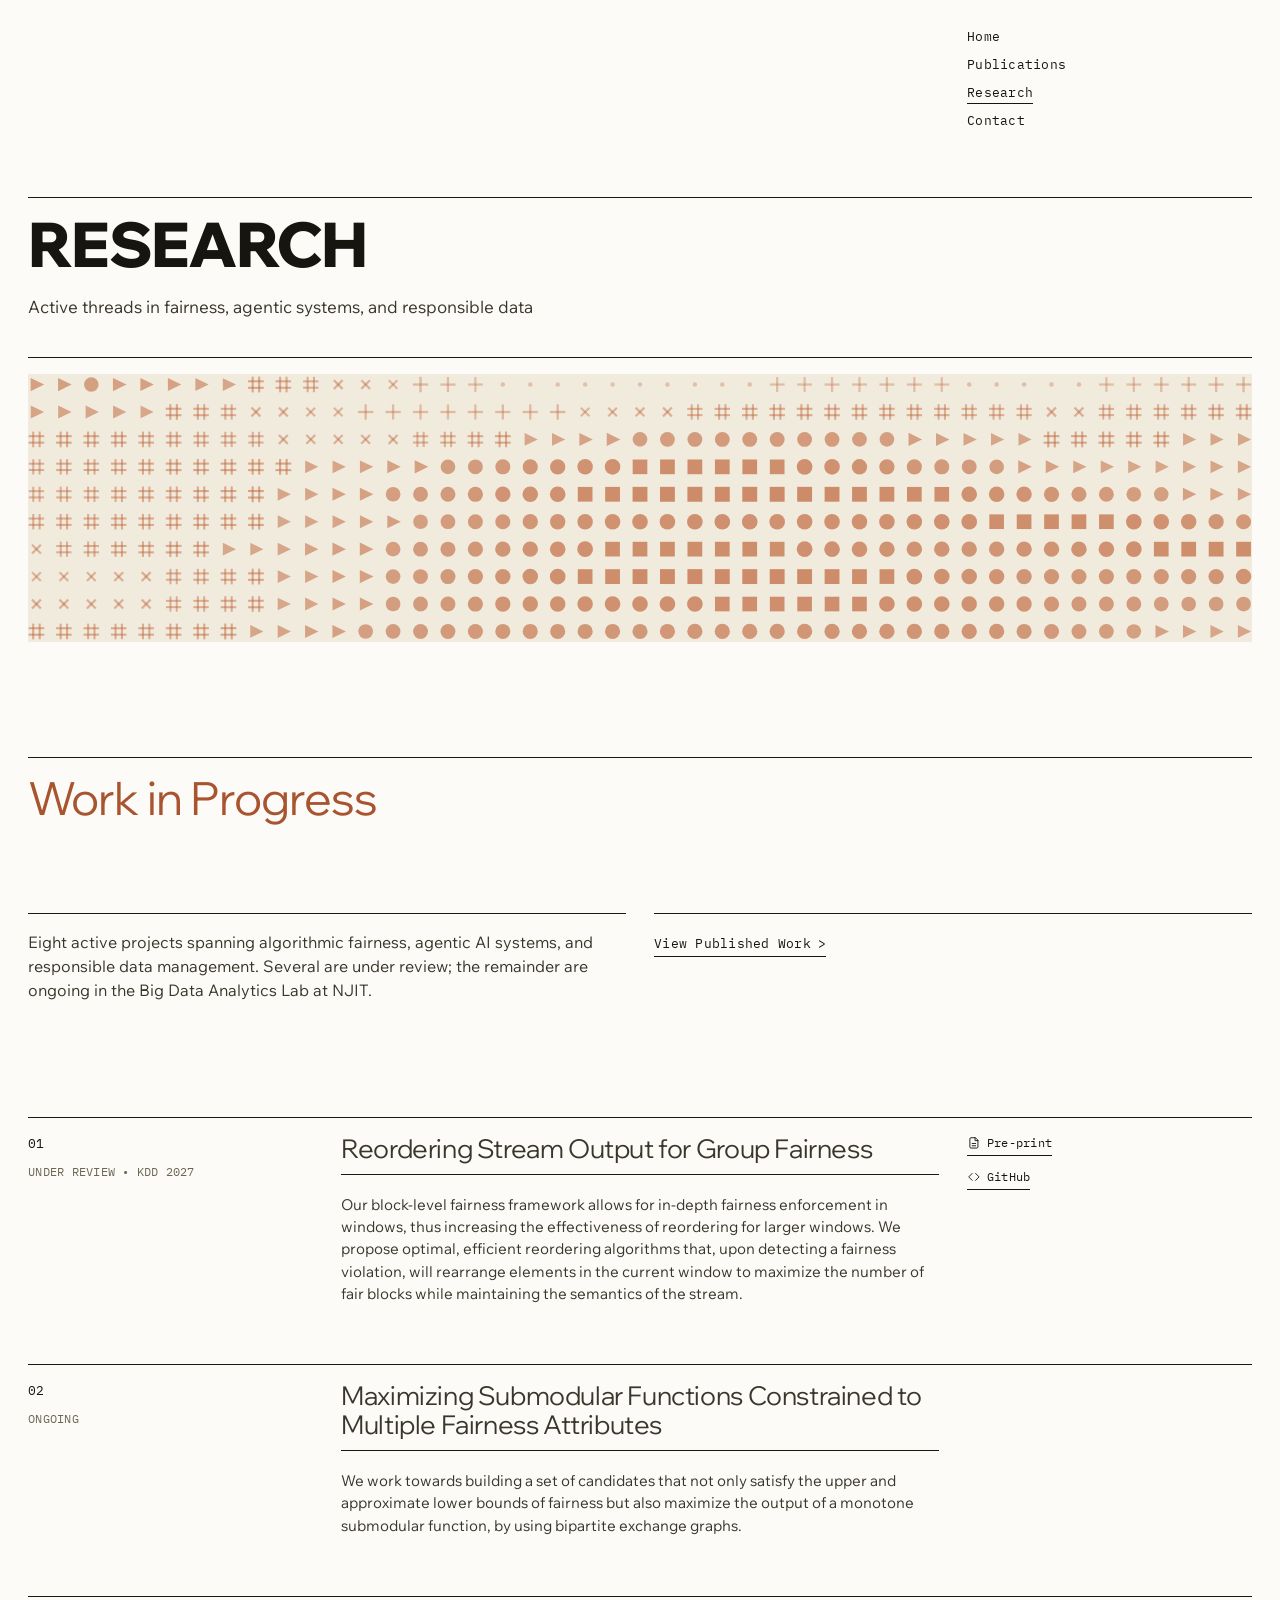
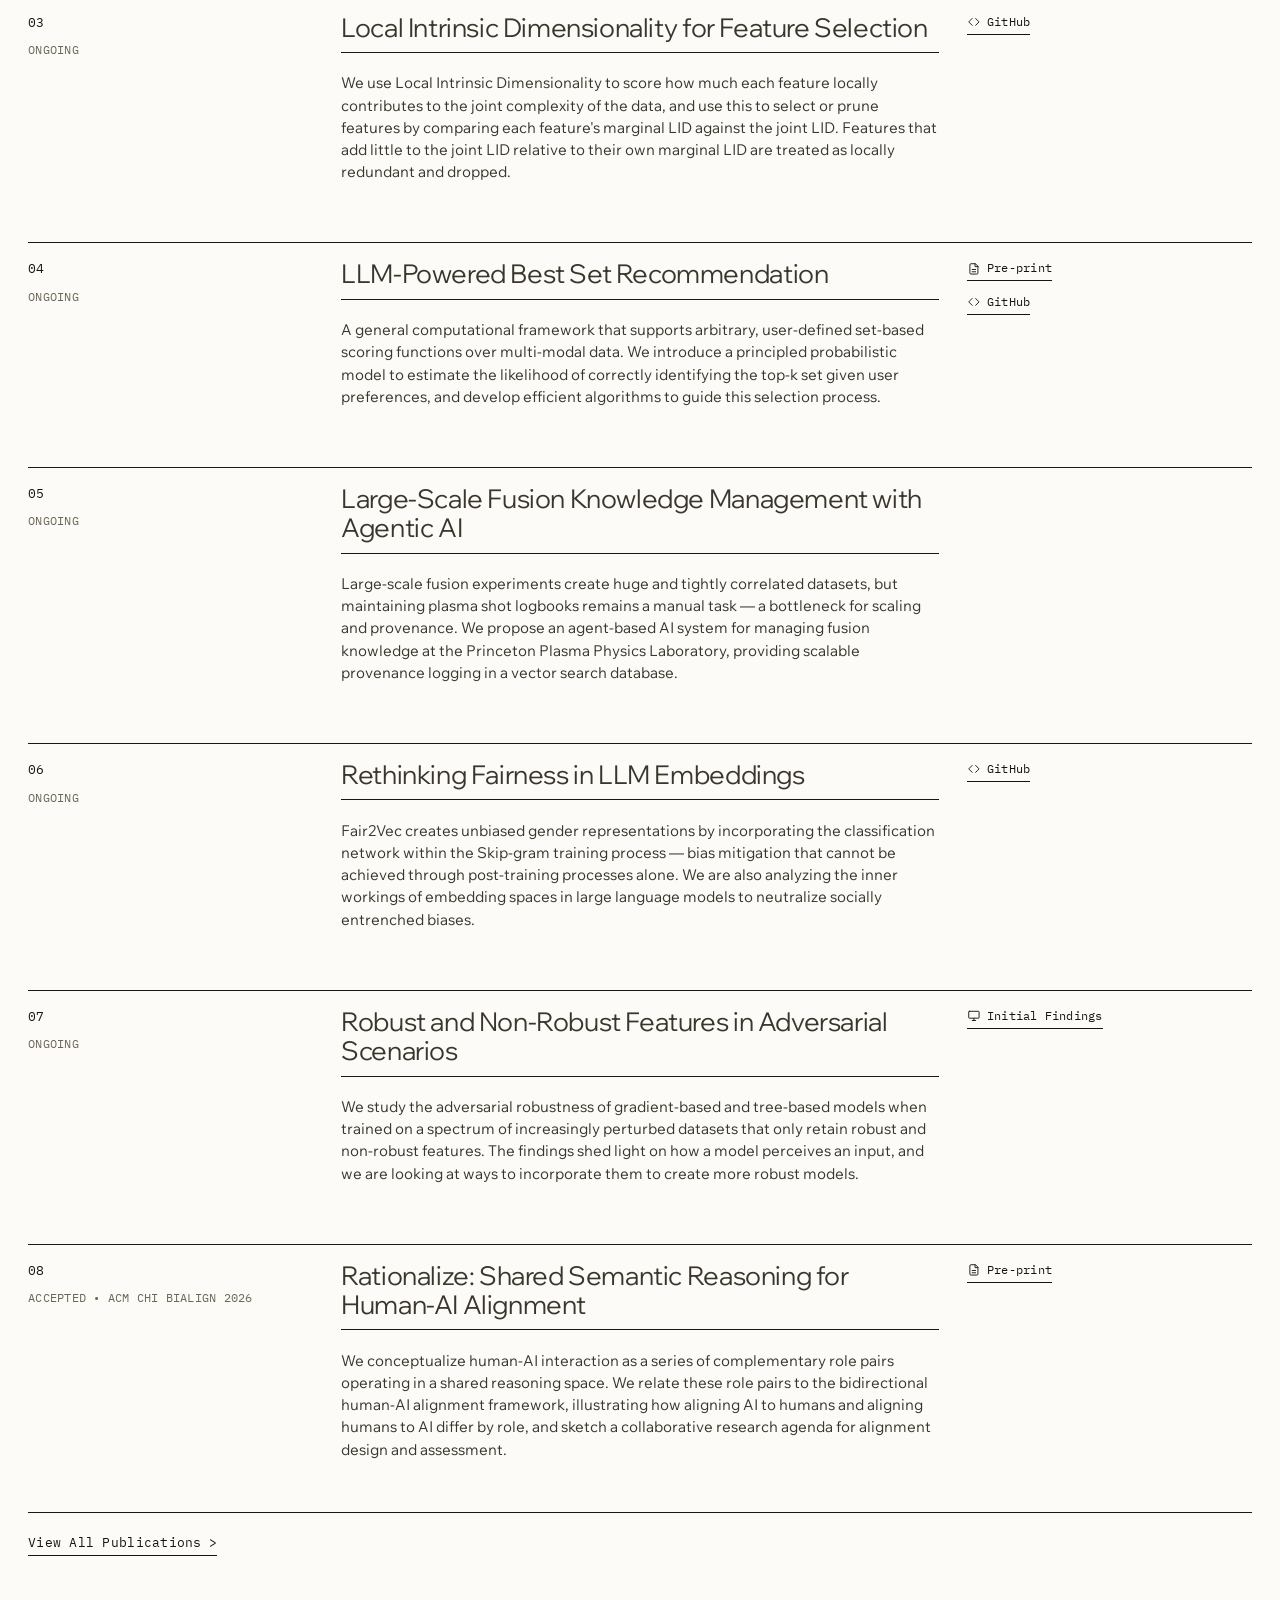
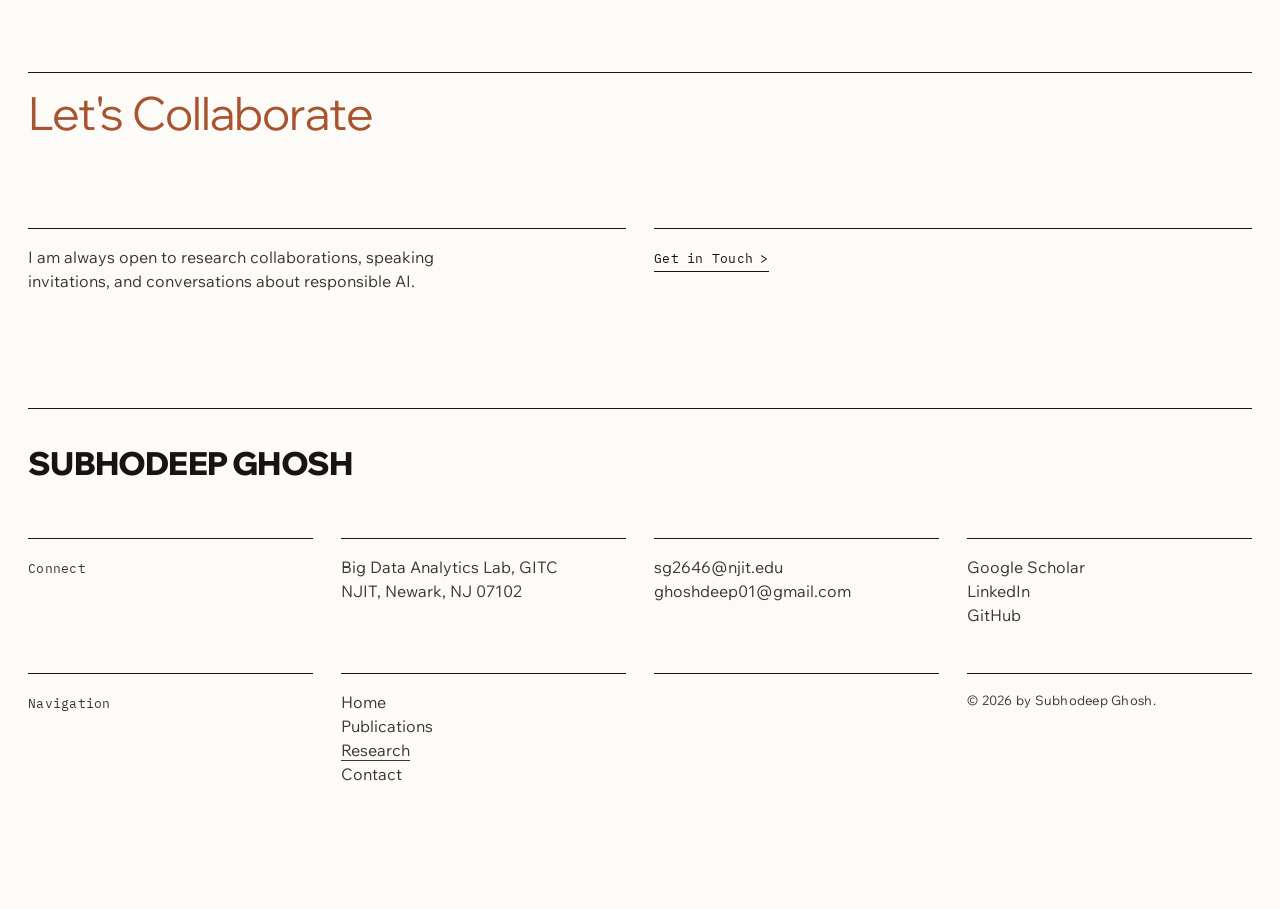
<file: research.html>
<!DOCTYPE html>
<html lang="en">
<head>
<meta charset="utf-8">
<meta name="viewport" content="width=device-width, initial-scale=1">
<title>Research — Subhodeep Ghosh</title>
<meta name="description" content="Ongoing research in algorithmic fairness, agentic AI systems, and responsible data management.">

<link rel="canonical" href="https://subhodeep01.github.io/research.html">
<meta name="robots" content="index, follow, max-image-preview:large">
<meta name="author" content="Subhodeep Ghosh">

<meta property="og:type" content="website">
<meta property="og:site_name" content="Subhodeep Ghosh">
<meta property="og:title" content="Research — Subhodeep Ghosh">
<meta property="og:description" content="Ongoing research in algorithmic fairness, agentic AI systems, and responsible data management.">
<meta property="og:url" content="https://subhodeep01.github.io/research.html">
<meta property="og:image" content="https://subhodeep01.github.io/assets/img/og-image.jpg">
<meta property="og:image:width" content="1200">
<meta property="og:image:height" content="630">
<meta name="twitter:card" content="summary_large_image">
<meta name="twitter:title" content="Research — Subhodeep Ghosh">
<meta name="twitter:description" content="Ongoing research in algorithmic fairness, agentic AI systems, and responsible data management.">
<meta name="twitter:image" content="https://subhodeep01.github.io/assets/img/og-image.jpg">

<link rel="preconnect" href="https://fonts.googleapis.com">
<link rel="preconnect" href="https://fonts.gstatic.com" crossorigin>
<link href="https://fonts.googleapis.com/css2?family=Wix+Madefor+Display:wght@400..800&family=Wix+Madefor+Text:wght@400..600&family=IBM+Plex+Mono:wght@400;500&display=swap" rel="stylesheet">

<link rel="stylesheet" href="assets/css/style.css">
<link rel="stylesheet" href="assets/css/research.css">
</head>
<body>

<a class="skip-link" href="#main">Skip to content</a>

<!-- ========== HEADER ========== -->
<header class="site-header">
  <div class="shell header-inner">

    <nav class="site-nav" aria-label="Primary">
      <ul>
        <li><a href="index.html">Home</a></li>
        <li><a href="index.html#publications">Publications</a></li>
        <li><a href="research.html" class="is-active" aria-current="page">Research</a></li>
        <li><a href="index.html#contact">Contact</a></li>
      </ul>
    </nav>

  </div>
</header>

<main id="main">

  <!-- ========== PAGE HERO ========== -->
  <section class="hero" id="top">
    <div class="shell">

      <div class="hero-title rule-top reveal">
        <h1 class="display">Research</h1>
        <p class="hero-tagline">Active threads in fairness, agentic systems, and responsible data</p>
      </div>

      <figure class="page-banner rule-top reveal" data-delay="100">
        <canvas class="pattern" width="1920" height="420"
                data-bg="#F1EBDD" data-fg="#C0693F" data-set="mixed"
                data-seed="4.6" data-cell="26" data-focus="0.62,0.78" data-spread="0.9" data-stretch="2.6"
                aria-hidden="true"></canvas>
      </figure>

    </div>
  </section>

  <!-- ========== INTRO ========== -->
  <section class="section section--about">
    <div class="shell">

      <div class="section-head rule-top reveal">
        <h2 class="heading">Work in Progress</h2>
      </div>

      <div class="contact-grid">
        <div class="rule-top reveal">
          <p class="lede">
            Eight active projects spanning algorithmic fairness, agentic AI systems, and
            responsible data management. Several are under review; the remainder are ongoing
            in the Big Data Analytics Lab at NJIT.
          </p>
        </div>
        <div class="rule-top reveal" data-delay="120">
          <a class="arrow-link" href="index.html#publications">View Published Work</a>
        </div>
      </div>

    </div>
  </section>

  <!-- ========== PROJECT LIST ========== -->
  <section class="section section--projects" id="projects">
    <div class="shell">

      <div class="project-list">

        <!-- 01 -->
        <article class="project reveal" id="reordering-stream">
          <div class="project-meta">
            <span class="project-num">01</span>
            <span class="project-status">Under review &bull; KDD 2027</span>
          </div>
          <div class="project-body">
            <h3 class="project-title">Reordering Stream Output for Group Fairness</h3>
            <p>
              Our block-level fairness framework allows for in-depth fairness enforcement in
              windows, thus increasing the effectiveness of reordering for larger windows. We
              propose optimal, efficient reordering algorithms that, upon detecting a fairness
              violation, will rearrange elements in the current window to maximize the number of
              fair blocks while maintaining the semantics of the stream.
            </p>
          </div>
          <div class="project-links">
            <a class="icon-link" href="https://arxiv.org/abs/2601.08976" target="_blank" rel="noopener">
              <svg viewBox="0 0 24 24" fill="none" stroke="currentColor" stroke-width="1.6" stroke-linecap="round" stroke-linejoin="round" aria-hidden="true"><path d="M14 3H7a2 2 0 0 0-2 2v14a2 2 0 0 0 2 2h10a2 2 0 0 0 2-2V8z"/><path d="M14 3v5h5"/><path d="M9 13h6M9 17h6"/></svg>
              Pre-print
            </a>
            <a class="icon-link" href="https://github.com/Subhodeep01/Streaming-p-Fairness" target="_blank" rel="noopener">
              <svg viewBox="0 0 24 24" fill="none" stroke="currentColor" stroke-width="1.6" stroke-linecap="round" stroke-linejoin="round" aria-hidden="true"><path d="M9 18 3 12l6-6"/><path d="m15 6 6 6-6 6"/></svg>
              GitHub
            </a>
          </div>
        </article>

        <!-- 02 -->
        <article class="project reveal">
          <div class="project-meta">
            <span class="project-num">02</span>
            <span class="project-status">Ongoing</span>
          </div>
          <div class="project-body">
            <h3 class="project-title">Maximizing Submodular Functions Constrained to Multiple Fairness Attributes</h3>
            <p>
              We work towards building a set of candidates that not only satisfy the upper and
              approximate lower bounds of fairness but also maximize the output of a monotone
              submodular function, by using bipartite exchange graphs.
            </p>
          </div>
          <div class="project-links"></div>
        </article>

        <!-- 03 -->
        <article class="project reveal" id="lid-feature-selection">
          <div class="project-meta">
            <span class="project-num">03</span>
            <span class="project-status">Ongoing</span>
          </div>
          <div class="project-body">
            <h3 class="project-title">Local Intrinsic Dimensionality for Feature Selection</h3>
            <p>
              We use Local Intrinsic Dimensionality to score how much each feature locally
              contributes to the joint complexity of the data, and use this to select or prune
              features by comparing each feature's marginal LID against the joint LID. Features
              that add little to the joint LID relative to their own marginal LID are treated as
              locally redundant and dropped.
            </p>
          </div>
          <div class="project-links">
            <a class="icon-link" href="https://github.com/Subhodeep01/DimProj" target="_blank" rel="noopener">
              <svg viewBox="0 0 24 24" fill="none" stroke="currentColor" stroke-width="1.6" stroke-linecap="round" stroke-linejoin="round" aria-hidden="true"><path d="M9 18 3 12l6-6"/><path d="m15 6 6 6-6 6"/></svg>
              GitHub
            </a>
          </div>
        </article>

        <!-- 04 -->
        <article class="project reveal">
          <div class="project-meta">
            <span class="project-num">04</span>
            <span class="project-status">Ongoing</span>
          </div>
          <div class="project-body">
            <h3 class="project-title">LLM-Powered Best Set Recommendation</h3>
            <p>
              A general computational framework that supports arbitrary, user-defined set-based
              scoring functions over multi-modal data. We introduce a principled probabilistic
              model to estimate the likelihood of correctly identifying the top-k set given user
              preferences, and develop efficient algorithms to guide this selection process.
            </p>
          </div>
          <div class="project-links">
            <a class="icon-link" href="https://arxiv.org/abs/2502.12998" target="_blank" rel="noopener">
              <svg viewBox="0 0 24 24" fill="none" stroke="currentColor" stroke-width="1.6" stroke-linecap="round" stroke-linejoin="round" aria-hidden="true"><path d="M14 3H7a2 2 0 0 0-2 2v14a2 2 0 0 0 2 2h10a2 2 0 0 0 2-2V8z"/><path d="M14 3v5h5"/><path d="M9 13h6M9 17h6"/></svg>
              Pre-print
            </a>
            <a class="icon-link" href="https://github.com/sohrabnamazinia/Personalized-Top-K-Set-Queries" target="_blank" rel="noopener">
              <svg viewBox="0 0 24 24" fill="none" stroke="currentColor" stroke-width="1.6" stroke-linecap="round" stroke-linejoin="round" aria-hidden="true"><path d="M9 18 3 12l6-6"/><path d="m15 6 6 6-6 6"/></svg>
              GitHub
            </a>
          </div>
        </article>

        <!-- 05 -->
        <article class="project reveal" id="fusion-knowledge">
          <div class="project-meta">
            <span class="project-num">05</span>
            <span class="project-status">Ongoing</span>
          </div>
          <div class="project-body">
            <h3 class="project-title">Large-Scale Fusion Knowledge Management with Agentic AI</h3>
            <p>
              Large-scale fusion experiments create huge and tightly correlated datasets, but
              maintaining plasma shot logbooks remains a manual task — a bottleneck for scaling
              and provenance. We propose an agent-based AI system for managing fusion knowledge
              at the Princeton Plasma Physics Laboratory, providing scalable provenance logging
              in a vector search database.
            </p>
          </div>
          <div class="project-links"></div>
        </article>

        <!-- 06 -->
        <article class="project reveal">
          <div class="project-meta">
            <span class="project-num">06</span>
            <span class="project-status">Ongoing</span>
          </div>
          <div class="project-body">
            <h3 class="project-title">Rethinking Fairness in LLM Embeddings</h3>
            <p>
              Fair2Vec creates unbiased gender representations by incorporating the classification
              network within the Skip-gram training process — bias mitigation that cannot be
              achieved through post-training processes alone. We are also analyzing the inner
              workings of embedding spaces in large language models to neutralize socially
              entrenched biases.
            </p>
          </div>
          <div class="project-links">
            <a class="icon-link" href="https://github.com/Subhodeep01/AdvFair2Vec" target="_blank" rel="noopener">
              <svg viewBox="0 0 24 24" fill="none" stroke="currentColor" stroke-width="1.6" stroke-linecap="round" stroke-linejoin="round" aria-hidden="true"><path d="M9 18 3 12l6-6"/><path d="m15 6 6 6-6 6"/></svg>
              GitHub
            </a>
          </div>
        </article>

        <!-- 07 -->
        <article class="project reveal">
          <div class="project-meta">
            <span class="project-num">07</span>
            <span class="project-status">Ongoing</span>
          </div>
          <div class="project-body">
            <h3 class="project-title">Robust and Non-Robust Features in Adversarial Scenarios</h3>
            <p>
              We study the adversarial robustness of gradient-based and tree-based models when
              trained on a spectrum of increasingly perturbed datasets that only retain robust and
              non-robust features. The findings shed light on how a model perceives an input, and
              we are looking at ways to incorporate them to create more robust models.
            </p>
          </div>
          <div class="project-links">
            <a class="icon-link" href="https://docs.google.com/presentation/d/1ikEmN8xiRmOGySt5YNZEEm6_vj6d1Q245bmSxfOd8zk/edit?usp=sharing" target="_blank" rel="noopener">
              <svg viewBox="0 0 24 24" fill="none" stroke="currentColor" stroke-width="1.6" stroke-linecap="round" stroke-linejoin="round" aria-hidden="true"><rect x="3" y="4" width="18" height="12" rx="1"/><path d="M12 16v4M9 20h6"/></svg>
              Initial Findings
            </a>
          </div>
        </article>

        <!-- 08 -->
        <article class="project reveal">
          <div class="project-meta">
            <span class="project-num">08</span>
            <span class="project-status">Accepted &bull; ACM CHI BiAlign 2026</span>
          </div>
          <div class="project-body">
            <h3 class="project-title">Rationalize: Shared Semantic Reasoning for Human-AI Alignment</h3>
            <p>
              We conceptualize human-AI interaction as a series of complementary role pairs
              operating in a shared reasoning space. We relate these role pairs to the
              bidirectional human-AI alignment framework, illustrating how aligning AI to humans
              and aligning humans to AI differ by role, and sketch a collaborative research agenda
              for alignment design and assessment.
            </p>
          </div>
          <div class="project-links">
            <a class="icon-link" href="https://arxiv.org/abs/2605.30632" target="_blank" rel="noopener">
              <svg viewBox="0 0 24 24" fill="none" stroke="currentColor" stroke-width="1.6" stroke-linecap="round" stroke-linejoin="round" aria-hidden="true"><path d="M14 3H7a2 2 0 0 0-2 2v14a2 2 0 0 0 2 2h10a2 2 0 0 0 2-2V8z"/><path d="M14 3v5h5"/><path d="M9 13h6M9 17h6"/></svg>
              Pre-print
            </a>
          </div>
        </article>

      </div>

      <div class="list-cta reveal">
        <div class="rule-top">
          <a class="arrow-link" href="index.html#publications">View All Publications</a>
        </div>
      </div>

    </div>
  </section>

  <!-- ========== CONTACT ========== -->
  <section class="section section--contact" id="contact">
    <div class="shell">

      <div class="section-head rule-top reveal">
        <h2 class="heading">Let's Collaborate</h2>
      </div>

      <div class="contact-grid">
        <div class="rule-top reveal">
          <p class="lede">
            I am always open to research collaborations, speaking<br>
            invitations, and conversations about responsible AI.
          </p>
        </div>
        <div class="rule-top reveal" data-delay="120">
          <a class="arrow-link" href="mailto:sg2646@njit.edu">Get in Touch</a>
        </div>
      </div>

    </div>
  </section>

</main>

<!-- ========== FOOTER ========== -->
<footer class="site-footer">
  <div class="shell">

    <div class="footer-brand rule-top">
      <span class="footer-wordmark">Subhodeep Ghosh</span>
    </div>

    <div class="footer-row">
      <div class="footer-cell rule-top"><span class="label">Connect</span></div>
      <div class="footer-cell rule-top">
        <address>Big Data Analytics Lab, GITC<br>NJIT, Newark, NJ 07102</address>
      </div>
      <div class="footer-cell rule-top">
        <a href="mailto:sg2646@njit.edu">sg2646@njit.edu</a><br>
        <a href="mailto:ghoshdeep01@gmail.com">ghoshdeep01@gmail.com</a>
      </div>
      <div class="footer-cell rule-top">
        <a href="https://scholar.google.com/citations?user=bw2cW1UAAAAJ&amp;hl=en" target="_blank" rel="noopener me">Google Scholar</a><br>
        <a href="https://www.linkedin.com/in/subhodeep-ghosh-461b14257/" target="_blank" rel="noopener me">LinkedIn</a><br>
        <a href="https://github.com/Subhodeep01" target="_blank" rel="noopener me">GitHub</a>
      </div>
    </div>

    <div class="footer-row">
      <div class="footer-cell rule-top"><span class="label">Navigation</span></div>
      <div class="footer-cell rule-top">
        <a href="index.html">Home</a><br>
        <a href="index.html#publications">Publications</a><br>
        <a href="research.html" class="is-active">Research</a><br>
        <a href="index.html#contact">Contact</a>
      </div>
      <!-- kept empty so the copyright stays in column 4 -->
      <div class="footer-cell rule-top"></div>
      <div class="footer-cell rule-top">
        <p class="footer-legal">&copy; 2026 by Subhodeep Ghosh.</p>
      </div>
    </div>

  </div>
</footer>

<script src="assets/js/main.js"></script>
</body>
</html>
</file>
<file: assets/css/style.css>
/* =========================================================
   Dr. Kaelen Valerius — Portfolio
   Editorial / Swiss-grid template
   ---------------------------------------------------------
   1.  Tokens
   2.  Reset & base
   3.  Type scale
   4.  Layout primitives (shell, rules, grids)
   5.  Header
   6.  Hero
   7.  About
   8.  Research
   9.  Publications
   10. Contact
   11. Footer
   12. Motion / reveal
   13. Responsive
   ========================================================= */


/* ---------- 1. Tokens ---------- */
:root {
  /* colour */
  /* "Ledger" — warm paper and oxblood. Chosen to echo records and
     provenance rather than the usual blue-violet AI palette, and to
     sit in the same warm family as the photography. */
  --bg:            #fcfbf8;   /* paper */
  --ink:           #17150f;
  --ink-soft:      #3a362c;
  --ink-muted:     #6d6755;   /* 4.75:1 on --surface, clears AA at 13px */
  --rule:          #1a180f;
  --rule-soft:     #dcd6c8;
  --surface:       #f1ebdd;   /* publication card */
  --accent:        #a8542f;   /* oxblood; 5.11:1 on --bg, clears AA at any size.
                                 The canvas bands use a lighter #C0693F on purpose —
                                 decorative marks, not text. */

  /* type */
  --font-display: "Wix Madefor Display", "Archivo", "Helvetica Neue", Helvetica, Arial, sans-serif;
  --font-body:    "Wix Madefor Text", "Archivo", "Helvetica Neue", Helvetica, Arial, sans-serif;
  --font-mono:    "IBM Plex Mono", "SFMono-Regular", Consolas, "Liberation Mono", monospace;

  /* rhythm */
  --gutter:       clamp(18px, 2.2vw, 40px);
  --col-gap:      clamp(20px, 2.2vw, 34px);
  --section-gap:  clamp(72px, 9vw, 150px);
  --head-gap:     clamp(48px, 7vw, 118px);
  --rule-pad:     16px;

  /* motion */
  --ease:  cubic-bezier(0.22, 0.61, 0.36, 1);
  --dur:   0.85s;
}


/* ---------- 2. Reset & base ---------- */
*, *::before, *::after { box-sizing: border-box; }

html { -webkit-text-size-adjust: 100%; scroll-behavior: smooth; }

body {
  margin: 0;
  background: var(--bg);
  color: var(--ink-soft);
  font-family: var(--font-body);
  font-size: clamp(14.5px, 1.25vw, 17px);
  line-height: 1.5;
  font-weight: 400;
  -webkit-font-smoothing: antialiased;
  -moz-osx-font-smoothing: grayscale;
  overflow-x: hidden;
}

img, canvas, svg { display: block; max-width: 100%; }
img { height: auto; }

p { margin: 0 0 1em; }
p:last-child { margin-bottom: 0; }

h1, h2, h3, h4 { margin: 0; font-weight: 400; }

a { color: inherit; }

address { font-style: normal; }

ul { margin: 0; padding: 0; list-style: none; }

.skip-link {
  position: absolute;
  left: -9999px;
  top: 0;
  z-index: 100;
  background: var(--ink);
  color: #fff;
  padding: 10px 16px;
  font-family: var(--font-mono);
  font-size: 13px;
}
.skip-link:focus { left: 0; }

:focus-visible {
  outline: 2px solid var(--ink);
  outline-offset: 3px;
}


/* ---------- 3. Type scale ---------- */
.display {
  font-family: var(--font-display);
  font-weight: 800;
  font-size: clamp(34px, 4.85vw, 104px);
  line-height: 0.98;
  letter-spacing: -0.028em;
  color: var(--ink);
  text-transform: uppercase;
}

.heading {
  font-family: var(--font-display);
  font-weight: 400;
  font-size: clamp(28px, 3.6vw, 76px);
  line-height: 1.08;
  letter-spacing: -0.02em;
  color: var(--accent);
}

.hero-tagline {
  font-size: clamp(15px, 1.32vw, 26px);
  line-height: 1.4;
  color: var(--ink-soft);
  margin: clamp(14px, 1.6vw, 24px) 0 0;
}

.lede {
  font-size: clamp(14.5px, 1.25vw, 17px);
  line-height: 1.5;
  color: var(--ink-soft);
  max-width: 62ch;
}

/* small mono label — nav, eyebrows, footer headers */
.label,
.pub-meta,
.site-nav a,
.arrow-link,
.footer-legal {
  font-family: var(--font-mono);
  font-size: clamp(13px, 0.95vw, 14.5px);
  letter-spacing: 0.02em;
  line-height: 1.55;
}


/* ---------- 4. Layout primitives ---------- */
.shell {
  width: 100%;
  max-width: 1920px;
  margin-inline: auto;
  padding-inline: var(--gutter);
}

/* The signature motif: a hairline above every block. */
.rule-top {
  border-top: 1px solid var(--rule);
  padding-top: var(--rule-pad);
}

.rule-bottom {
  border-bottom: 1px solid var(--rule);
  padding-bottom: 10px;
}

.section { padding-block: var(--section-gap) 0; }

.section-head { margin-bottom: var(--head-gap); }


/* ---------- 5. Header ---------- */
.site-header { padding-top: clamp(16px, 1.8vw, 26px); }

/* the nav sits on column 4 of the same grid the footer uses */
.header-inner {
  display: grid;
  grid-template-columns: repeat(4, minmax(0, 1fr));
  gap: var(--col-gap);
  align-items: start;
  padding-bottom: clamp(28px, 5vw, 82px);
}

.site-nav { grid-column: 4 / 5; }

.site-nav ul {
  display: flex;
  flex-direction: column;
  gap: 3px;
}

.site-nav a {
  display: inline-block;
  color: var(--ink);
  text-decoration: none;
  border-bottom: 1px solid transparent;
  transition: border-color 0.25s var(--ease);
}

.site-nav a.is-active,
.site-nav a:hover,
.site-nav a:focus-visible { border-bottom-color: currentColor; }


/* ---------- 6. Hero ---------- */
.hero-title { padding-bottom: clamp(22px, 3vw, 40px); }

/* canvas spans columns 1–3, portrait takes column 4 */
.hero-media {
  display: grid;
  grid-template-columns: repeat(4, minmax(0, 1fr));
  gap: var(--col-gap);
  align-items: start;
  padding-top: clamp(10px, 1.4vw, 20px);
}

.hero-canvas-wrap { margin: 0; grid-column: 1 / 4; }

.hero-side { grid-column: 4 / 5; }

.hero-canvas-wrap .pattern {
  width: 100%;
  height: auto;
  aspect-ratio: 1340 / 760;
}

.hero-side {
  display: flex;
  flex-direction: column;
  gap: clamp(16px, 1.6vw, 26px);
}

.hero-portrait { margin: 0; overflow: hidden; }

.hero-portrait img {
  width: 100%;
  aspect-ratio: 900 / 980;
  object-fit: cover;
  transform: scale(1.02);
  transition: transform 1.4s var(--ease);
}

.hero-portrait:hover img { transform: scale(1.06); }

/* arrow links — "Explore My Research >" */
.arrow-link {
  display: inline-flex;
  align-items: baseline;
  gap: 0.55em;
  color: var(--ink);
  text-decoration: none;
  border-bottom: 1px solid currentColor;
  padding-bottom: 2px;
  align-self: flex-start;
  width: max-content;
}

.arrow-link::after {
  content: ">";
  display: inline-block;
  transition: transform 0.35s var(--ease);
}

.arrow-link:hover::after,
.arrow-link:focus-visible::after { transform: translateX(5px); }


/* ---------- 7. About ---------- */
.about-grid {
  display: grid;
  grid-template-columns: minmax(0, 0.46fr) minmax(0, 1fr);
  gap: var(--col-gap);
  align-items: start;
}

.about-figure { margin: 0; overflow: hidden; }

.about-figure img {
  width: 100%;
  aspect-ratio: 1160 / 1260;
  object-fit: cover;
}

.about-copy { min-height: 1px; }


/* ---------- 8. Research ---------- */
.research-grid {
  display: grid;
  grid-template-columns: repeat(3, minmax(0, 1fr));
  gap: var(--col-gap);
  /* stretch (not start) so the cards share a height and the
     bottom link icons line up across all three */
  align-items: stretch;
}

.research-card { display: flex; flex-direction: column; }

.research-title {
  font-family: var(--font-display);
  font-weight: 400;
  font-size: clamp(21px, 2.05vw, 34px);
  line-height: 1.12;
  letter-spacing: -0.015em;
  color: var(--ink-soft);
  margin-bottom: clamp(14px, 1.5vw, 22px);
}

.research-card p {
  font-size: clamp(13.5px, 1.16vw, 16px);
  max-width: 46ch;
}

/* icon-only link out to the matching project on the research page.
   margin-top:auto floats it to the card's baseline so the three
   cards line up regardless of how long their copy runs. */
.card-link {
  margin-top: auto;
  padding-top: clamp(20px, 2.4vw, 36px);
  color: var(--ink);
  align-self: flex-start;
  line-height: 0;
}

.card-link svg {
  width: clamp(26px, 2.1vw, 34px);
  height: auto;
  transition: transform 0.35s var(--ease);
}

.card-link:hover svg,
.card-link:focus-visible svg { transform: translate(3px, -3px); }

/* icon + mono label, used for pre-print / repo links */
.icon-link {
  display: inline-flex;
  align-items: center;
  gap: 0.5em;
  font-family: var(--font-mono);
  font-size: clamp(12px, 0.9vw, 13.5px);
  letter-spacing: 0.02em;
  color: var(--ink);
  text-decoration: none;
  border-bottom: 1px solid currentColor;
  padding-bottom: 3px;
  width: max-content;
  max-width: 100%;
}

.icon-link svg {
  width: 1.15em;
  height: 1.15em;
  flex: none;
  transition: transform 0.35s var(--ease);
}

.icon-link:hover svg,
.icon-link:focus-visible svg { transform: translateX(2px); }


/* ---------- 8a. Research journey (horizontal timeline) ----------
   A scrolling row of entries hung off a single hairline axis.
   The axis is the track's border-top; each entry marks it with
   an accent tick.
   -------------------------------------------------------- */
.timeline {
  overflow-x: auto;
  overflow-y: hidden;
  scroll-snap-type: x proximity;
  padding-bottom: 14px;
  scrollbar-width: thin;
  scrollbar-color: var(--ink-muted) var(--rule-soft);
  -webkit-overflow-scrolling: touch;
}

.timeline::-webkit-scrollbar { height: 5px; }
.timeline::-webkit-scrollbar-track { background: var(--rule-soft); }
.timeline::-webkit-scrollbar-thumb { background: var(--ink-muted); }

.timeline-track {
  display: flex;
  gap: var(--col-gap);
  list-style: none;
  margin: 0;
  padding: 0;
  border-top: 1px solid var(--rule);
  width: max-content;
  min-width: 100%;
}

.tl-item {
  position: relative;
  display: flex;
  flex-direction: column;
  flex: 0 0 clamp(208px, 16.5vw, 276px);
  padding-top: clamp(20px, 2.2vw, 32px);
  scroll-snap-align: start;
}

/* tick straddling the axis */
.tl-item::before {
  content: "";
  position: absolute;
  top: -4px;
  left: 0;
  width: 8px;
  height: 8px;
  background: var(--accent);
}

/* the in-progress entry reads as an outline rather than a solid */
.tl-item.is-current::before {
  background: var(--bg);
  box-shadow: inset 0 0 0 1.5px var(--accent);
}

.tl-kind {
  display: block;
  font-family: var(--font-mono);
  font-size: clamp(10.5px, 0.72vw, 12px);
  letter-spacing: 0.08em;
  text-transform: uppercase;
  color: var(--accent);
  margin-bottom: clamp(8px, 0.9vw, 13px);
}

.tl-date {
  font-family: var(--font-mono);
  font-size: clamp(12px, 0.9vw, 13.5px);
  color: var(--ink-muted);
  margin-bottom: clamp(5px, 0.6vw, 9px);
}

.tl-title {
  font-family: var(--font-display);
  font-weight: 400;
  font-size: clamp(17px, 1.32vw, 23px);
  line-height: 1.16;
  letter-spacing: -0.012em;
  color: var(--ink);
  margin-bottom: clamp(5px, 0.6vw, 9px);
}

.tl-org {
  font-size: clamp(13px, 1.02vw, 15px);
  color: var(--ink-soft);
  margin-bottom: clamp(5px, 0.6vw, 9px);
}

.tl-note {
  font-size: clamp(12.5px, 0.95vw, 14px);
  line-height: 1.45;
  color: var(--ink-muted);
}

/* optional photo on an entry — sits last so the text of every
   entry stays aligned to the axis whether or not it has one */
/* margin-top:auto drops every photo to the foot of its entry.
   The row is a flex container, so all entries share a height —
   and since the photos share a width and a 4:3 ratio, aligning
   their bottoms aligns their tops too, regardless of how much
   text sits above them. */
.tl-media {
  margin: 0;
  margin-top: auto;
  padding-top: clamp(13px, 1.5vw, 20px);
  overflow: hidden;
}

.tl-media img {
  display: block;
  width: 100%;
  aspect-ratio: 4 / 3;
  object-fit: cover;
  transition: transform 1.2s var(--ease);
}

.tl-media:hover img { transform: scale(1.04); }

@media (max-width: 640px) {
  .tl-item { flex-basis: 76vw; }
}


/* ---------- 9. Publications ---------- */
.works-grid {
  display: grid;
  grid-template-columns: minmax(0, 1fr) minmax(0, 1fr);
  gap: var(--col-gap);
  align-items: start;
}

/* scrolls with the page — the reference does not pin this */
.works-aside-inner p { max-width: 37ch; }

.works-list { display: flex; flex-direction: column; }

.works-cta { padding-bottom: clamp(40px, 6vw, 92px); }

.pub { padding-bottom: clamp(20px, 2.4vw, 38px); }
.pub:last-child { padding-bottom: 0; }

.pub-card {
  display: block;
  background: var(--surface);
  text-decoration: none;
  padding: clamp(24px, 2.6vw, 44px);
  min-height: clamp(170px, 17vw, 264px);
  transition: background 0.4s var(--ease);
}

.pub-card:hover { background: #e9e1ce; }

.pub-meta {
  font-size: clamp(12px, 0.9vw, 13.5px);
  color: var(--ink-muted);
  text-transform: uppercase;
  margin-bottom: clamp(6px, 0.7vw, 12px);
}

.pub-title {
  font-family: var(--font-display);
  font-weight: 400;
  font-size: clamp(24px, 2.58vw, 50px);
  line-height: 1.12;
  letter-spacing: -0.02em;
  color: var(--ink);
}

/* masked line-by-line reveal */
.lines .line {
  display: block;
  overflow: hidden;
}

.lines .line > span {
  display: block;
  transform: translateY(110%);
  transition: transform 0.95s var(--ease);
  transition-delay: calc(var(--i, 0) * 90ms);
}

.reveal.is-in .lines .line > span,
.lines.is-in .line > span { transform: translateY(0); }


/* ---------- 10. Contact ---------- */
.contact-grid {
  display: grid;
  grid-template-columns: minmax(0, 1fr) minmax(0, 1fr);
  gap: var(--col-gap);
  align-items: start;
}


/* ---------- 11. Footer ---------- */
.site-footer {
  padding-top: var(--section-gap);
  padding-bottom: clamp(44px, 6vw, 96px);
}

.footer-brand {
  display: flex;
  align-items: center;
  gap: clamp(10px, 1vw, 18px);
  color: var(--ink);
  padding-top: clamp(24px, 3vw, 44px);
  padding-bottom: clamp(34px, 4.6vw, 72px);
}

.footer-wordmark {
  font-family: var(--font-display);
  font-weight: 800;
  font-size: clamp(20px, 2.5vw, 42px);
  letter-spacing: -0.025em;
  line-height: 1;
  text-transform: uppercase;
  color: var(--ink);
}

.footer-row {
  display: grid;
  grid-template-columns: repeat(4, minmax(0, 1fr));
  gap: var(--col-gap);
  padding-bottom: clamp(30px, 3.6vw, 58px);
}

.footer-cell { min-height: clamp(64px, 6vw, 96px); }

.footer-cell a {
  text-decoration: none;
  border-bottom: 1px solid transparent;
  transition: border-color 0.25s var(--ease);
}

.footer-cell a.is-active,
.footer-cell a:hover,
.footer-cell a:focus-visible { border-bottom-color: currentColor; }

.label { color: var(--ink-soft); }

.footer-legal { color: var(--ink-soft); font-family: var(--font-body); }


/* ---------- 12. Motion / reveal ---------- */
.reveal {
  opacity: 0;
  transform: translateY(28px);
  transition:
    opacity var(--dur) var(--ease),
    transform var(--dur) var(--ease);
  transition-delay: var(--reveal-delay, 0ms);
}

.reveal.is-in {
  opacity: 1;
  transform: none;
}

/* keep the canvas pattern from flashing before it paints */
.pattern { background: transparent; }

@media (prefers-reduced-motion: reduce) {
  html { scroll-behavior: auto; }

  .reveal { opacity: 1; transform: none; transition: none; }
  .lines .line > span { transform: none; transition: none; }
  .hero-portrait img { transition: none; transform: none; }
  .arrow-link::after { transition: none; }
}


/* ---------- 13. Responsive ---------- */
@media (max-width: 1100px) {
  .research-grid { grid-template-columns: repeat(2, minmax(0, 1fr)); }
  .research-grid .research-card:last-child { grid-column: 1 / -1; }
  .research-card p { max-width: 60ch; }
}

@media (max-width: 860px) {
  :root { --rule-pad: 13px; }

  .header-inner {
    display: flex;
    align-items: flex-start;
    justify-content: flex-end; /* nav is the only child */
    padding-bottom: 34px;
  }

  .site-nav ul { align-items: flex-end; }

  .hero-media,
  .about-grid,
  .works-grid,
  .contact-grid { grid-template-columns: minmax(0, 1fr); }

  .hero-canvas-wrap,
  .hero-side { grid-column: 1 / -1; }

  .hero-portrait img { aspect-ratio: 4 / 3; }

  .about-figure img { aspect-ratio: 4 / 3; }

  .research-grid { grid-template-columns: minmax(0, 1fr); }
  .research-grid .research-card:last-child { grid-column: auto; }

  .works-aside { margin-bottom: clamp(30px, 6vw, 54px); }

  .footer-row { grid-template-columns: repeat(2, minmax(0, 1fr)); }
}

@media (max-width: 520px) {
  .footer-row { grid-template-columns: minmax(0, 1fr); }
  .footer-cell { min-height: 0; padding-bottom: 4px; }
  .footer-row { gap: 22px; }
}
</file>
<file: blog/certified-hybrid/styles.css>
:root{--paper:#faf8f3;--ink:#24312e;--muted:#68716a;--line:#dcded4;--green:#325e50;--accent:#a74335;--light:#eaf0e9;--serif:Georgia,'Times New Roman',serif;--sans:Arial,Helvetica,sans-serif}*{box-sizing:border-box}html{scroll-behavior:smooth;scroll-padding-top:100px}body{margin:0;background:var(--paper);color:var(--ink);font-family:var(--serif)}a{color:var(--green);text-underline-offset:4px}button,a,summary{-webkit-tap-highlight-color:transparent}button{font:inherit;cursor:pointer}button:focus-visible,a:focus-visible,summary:focus-visible{outline:3px solid #b9543f;outline-offset:5px}.skip{position:absolute;top:-80px;left:20px;z-index:10;background:var(--paper);padding:14px}.skip:focus{top:10px}.masthead{height:82px;border-bottom:1px solid var(--line);display:flex;align-items:center;justify-content:space-between;max-width:1230px;margin:0 auto;padding:0 34px}.brand{text-decoration:none;font:700 24px var(--serif);letter-spacing:-.8px;color:var(--ink);display:flex;align-items:center;gap:12px}.brand-mark{width:30px;height:30px}.brand em{font-weight:400}.masthead nav{display:flex;align-items:center;gap:30px;font:11px var(--sans);letter-spacing:1.5px;text-transform:uppercase}.masthead nav a{text-decoration:none}.edition{color:var(--muted)}.progress{position:fixed;z-index:20;top:0;left:0;height:3px;width:0;background:var(--accent)}.hero{max-width:1150px;margin:0 auto;padding:63px 30px 30px}.eyebrow{font:600 11px var(--sans);letter-spacing:2px;text-transform:uppercase;color:var(--green);display:block}.hero-grid{display:grid;grid-template-columns:1.05fr 1fr;gap:24px;align-items:center}.hero h1{font-size:clamp(44px,5.1vw,70px);font-weight:400;letter-spacing:-2.8px;line-height:1.03;margin:22px 0}.hero h1 em{color:var(--accent);font-weight:400}.dek{font-size:20px;line-height:1.5;color:#56615a;max-width:510px}.hero-meta{margin-top:32px;display:flex;gap:20px;flex-wrap:wrap;align-items:center;font:11px var(--sans);color:var(--muted)}.hero-meta span+span:before{content:'·';margin-right:20px}.hero-art{margin:0;align-self:center;position:relative}.hero-art svg{width:100%;height:auto;display:block}.hero-art figcaption{font:10px var(--sans);text-align:center;color:var(--muted);letter-spacing:.3px;padding:8px}.art-label{font:12px var(--sans);fill:var(--muted)}.hero-bottom{margin-top:36px;padding:18px 0;border-top:1px solid var(--line);border-bottom:1px solid var(--line);display:flex;justify-content:space-between;align-items:center;gap:16px;font:11px var(--sans);color:var(--muted)}.hero-bottom a{text-decoration:none;font-weight:600}.dot{display:inline-block;width:6px;height:6px;border-radius:50%;background:var(--green);margin-right:8px}.page{max-width:1150px;margin:0 auto;display:grid;grid-template-columns:200px minmax(0,730px);gap:54px;padding:44px 30px 90px}.sidebar{position:sticky;top:28px;align-self:start;font:12px var(--sans)}.sidebar .eyebrow{margin:0 0 20px}.toc{display:flex;flex-direction:column;gap:15px;border-left:1px solid var(--line);padding-left:17px}.toc a{text-decoration:none;color:var(--muted);line-height:1.45}.toc a.active{color:var(--accent);font-weight:bold}.sidebar-actions{border-top:1px solid var(--line);margin-top:30px;padding-top:22px;display:flex;flex-direction:column;gap:16px}.text-button{border:0;background:none;padding:0;text-align:left;color:var(--green);font:12px var(--sans)}.sidebar small{display:block;font-size:11px;line-height:1.6;color:var(--muted);margin-top:25px}article{font-size:19px;line-height:1.75;min-width:0}article>p:first-of-type:first-letter{float:left;font-size:64px;line-height:.9;padding:8px 10px 0 0;color:var(--accent)}article p{margin:0 0 22px}article h2{font-size:33px;line-height:1.22;font-weight:400;letter-spacing:-.6px;margin:66px 0 26px;padding-top:23px;border-top:1px solid var(--line);scroll-margin-top:30px}article h3{font-size:24px;font-weight:400;line-height:1.35;margin:35px 0 17px}article strong{font-weight:700}article ul,article ol{padding-left:25px}article li{padding-left:4px;margin:11px 0}article .katex{font-size:1.03em}.math-display{overflow-x:auto;overflow-y:hidden;padding:6px 2px;margin:20px 0}.katex-display{margin:.6em 0!important}.theorem{border-left:3px solid var(--accent);padding:24px 28px;background:#f0ede3;margin:36px 0;line-height:1.65}.theorem p:last-child{margin-bottom:0}.theorem .eyebrow{color:var(--accent);margin-bottom:10px}.route{display:flex;gap:17px;align-items:center;justify-content:center;font:12px var(--sans);color:var(--green);padding:22px 10px;border-top:1px solid var(--line);border-bottom:1px solid var(--line)}.route b{font-size:20px;font-weight:400;color:var(--accent)}.proof{margin:27px 0;border:1px solid var(--line);border-radius:2px;background:#f6f5ef;font-size:17px;line-height:1.7}.proof summary{cursor:pointer;padding:17px 21px;font:600 12px/1.5 var(--sans);color:var(--green);list-style:none;display:flex;align-items:center;justify-content:space-between;gap:12px}.proof summary::-webkit-details-marker{display:none}.proof summary:after{content:'+';font-size:19px;font-weight:400}.proof[open] summary:after{content:'−'}.proof[open] summary{border-bottom:1px solid var(--line)}.proof>div{padding:22px}.proof p:last-child{margin-bottom:0}.qed{float:right;color:var(--green)}.note{font:14px/1.7 var(--sans);border-left:2px solid var(--green);padding:10px 22px;margin:25px 0;color:var(--muted)}.table-wrap{overflow:auto;max-width:100%;margin:30px 0}table{width:100%;border-collapse:collapse;font:13px/1.65 var(--sans);text-align:left}th{font-weight:600;color:var(--green);background:var(--light)}th,td{padding:14px 13px;border-bottom:1px solid var(--line);vertical-align:top}td:first-child{min-width:110px}table .katex{font-size:1.08em}.design-credit{font:11px/1.7 var(--sans);color:var(--muted);border-top:1px solid var(--line);padding-top:20px;margin-top:30px}.lab,.gadget{margin:38px 0;background:#eef2ea;border:1px solid #d3ddcf;padding:24px;font-family:var(--sans)}.lab .eyebrow,.gadget .eyebrow{color:var(--green);margin-bottom:10px}.lab h3{font:400 25px var(--serif);margin:0 0 12px}.lab-intro{font:13px/1.6 var(--sans);color:var(--muted)}.lab-grid{display:grid;grid-template-columns:1.1fr 1fr;gap:22px;align-items:center}.lab svg{width:100%;height:auto}.lab-actions{display:grid;gap:8px}.edge-choice{display:flex;justify-content:space-between;align-items:center;padding:10px 12px;border:1px solid #b9c8b5;background:transparent;font:12px var(--sans);color:var(--green);border-radius:2px}.edge-choice[aria-pressed=true]{background:var(--green);color:white;border-color:var(--green)}.edge-choice span:last-child{opacity:.8}.lab-stats{display:flex;justify-content:space-between;gap:8px;border-top:1px solid #ccd6c6;padding-top:15px;margin-top:12px;font:12px var(--sans);line-height:1.7}.lab-status{font-weight:600;color:var(--accent)}.lab-status.fair{color:var(--green)}.lab-buttons{display:flex;gap:8px;margin-top:17px;flex-wrap:wrap}.lab-buttons button{font:11px var(--sans);padding:9px 12px;border:1px solid #b9c8b5;background:var(--paper);color:var(--green);border-radius:2px}.lab-caption,.gadget figcaption{font:11px/1.65 var(--sans);color:var(--muted);margin:15px 0 0}.gadget{margin-left:0;margin-right:0}.gadget svg{width:100%;height:auto}.gadget text{font-family:var(--sans)}footer{border-top:1px solid var(--line);padding:28px 30px;display:flex;justify-content:space-between;gap:20px;font:11px var(--sans);max-width:1150px;margin:0 auto;color:var(--muted)}.to-top{text-decoration:none}@media(min-width:1450px){.hero h1{font-size:76px}}@media(max-width:900px){.hero-grid{gap:10px}.hero h1{font-size:52px}.page{grid-template-columns:150px minmax(0,1fr);gap:30px}.hero{padding-top:40px}.masthead nav{gap:18px}.edition{display:none}.lab-grid{gap:12px}}@media(max-width:680px){.masthead{height:68px;padding:0 22px}.brand{font-size:22px}.masthead nav{font-size:10px;gap:16px}.masthead nav a:first-child{display:none}.hero{padding:35px 22px 15px}.hero-grid{grid-template-columns:1fr}.hero h1{font-size:53px;letter-spacing:-2px;max-width:500px}.dek{font-size:19px}.hero-meta{margin-top:20px}.hero-art{margin-top:22px;max-width:460px;width:100%;justify-self:center}.hero-bottom{margin-top:18px;font-size:10px}.page{display:block;padding:25px 22px 60px}.sidebar{position:static;margin-bottom:30px}.sidebar>.eyebrow,.toc,.sidebar small{display:none}.sidebar-actions{display:flex;flex-direction:row;gap:24px;margin:0;padding:0;border:0}article{font-size:18px;line-height:1.75}article h2{font-size:29px;margin-top:52px}.proof>div{padding:18px}.theorem{padding:20px}.route{font-size:10px;gap:12px}.lab,.gadget{padding:19px}.lab-grid{grid-template-columns:1fr}.lab svg{max-height:235px}.lab-stats{flex-wrap:wrap}.math-display{font-size:16px}.proof .math-display{font-size:15px}footer{padding:24px 22px}}@media(prefers-reduced-motion:reduce){html{scroll-behavior:auto}}@media print{body{background:white;color:black}.masthead,.sidebar,.hero-art,.hero-bottom,.lab,.progress,footer{display:none}.hero{padding:0}.hero-grid{display:block}.hero h1{font-size:38px;letter-spacing:-1px}.hero-meta{margin-top:10px}.page{display:block;padding:0}article{font-size:11pt;line-height:1.5}article h2{font-size:22pt;margin-top:25px}.proof{break-inside:avoid;font-size:10pt}.theorem{background:white}.gadget{break-inside:avoid}.math-display{overflow:visible}a{color:inherit}.proof>div{display:block!important}}
</file>
<file: assets/css/research.css>
/* =========================================================
   Research page — additions to style.css
   Loaded only by research.html.
   ---------------------------------------------------------
   1. Page hero
   2. Project list
   3. Responsive
   ========================================================= */


/* ---------- 1. Page hero ---------- */
.page-banner { margin: 0; }

.page-banner .pattern {
  width: 100%;
  height: auto;
  aspect-ratio: 1920 / 420;
}


/* ---------- 2. Project list ----------
   Each project is a row on the same 4-column grid the header
   and footer use: meta in column 1, prose in 2–3, links in 4.
   ------------------------------------------------------- */
.project-list { display: flex; flex-direction: column; }

.project {
  display: grid;
  grid-template-columns: repeat(4, minmax(0, 1fr));
  gap: var(--col-gap);
  align-items: start;
  border-top: 1px solid var(--rule);
  padding-top: var(--rule-pad);
  padding-bottom: clamp(38px, 4.6vw, 78px);
}

.project:last-child { padding-bottom: 0; }

/* column 1 — index + status */
.project-meta {
  display: flex;
  flex-direction: column;
  gap: clamp(6px, 0.7vw, 11px);
}

.project-num {
  font-family: var(--font-mono);
  font-size: clamp(13px, 0.95vw, 14.5px);
  color: var(--ink);
}

.project-status {
  font-family: var(--font-mono);
  font-size: clamp(12px, 0.9vw, 13.5px);
  line-height: 1.45;
  text-transform: uppercase;
  letter-spacing: 0.02em;
  color: var(--ink-muted);
  max-width: 34ch; /* keeps the longest status on one line */
}

/* column 2–3 — title + abstract */
.project-body { grid-column: 2 / 4; }

.project-title {
  font-family: var(--font-display);
  font-weight: 400;
  font-size: clamp(21px, 2.05vw, 34px);
  line-height: 1.12;
  letter-spacing: -0.015em;
  color: var(--ink-soft);
  margin-bottom: clamp(14px, 1.5vw, 22px);
  padding-bottom: 10px;
  border-bottom: 1px solid var(--rule);
}

.project-body p {
  font-size: clamp(13.5px, 1.16vw, 16px);
  max-width: 76ch;
}

/* column 4 — links */
.project-links {
  grid-column: 4 / 5;
  display: flex;
  flex-direction: column;
  align-items: flex-start;
  gap: clamp(8px, 0.9vw, 13px);
}

/* trailing call-to-action under the list */
.list-cta { padding-top: clamp(30px, 4vw, 62px); }


/* ---------- 3. Responsive ---------- */
@media (max-width: 860px) {
  .project {
    grid-template-columns: minmax(0, 1fr);
    gap: clamp(14px, 3vw, 22px);
  }

  .project-meta {
    flex-direction: row;
    align-items: baseline;
    gap: 14px;
  }

  .project-status { max-width: none; }

  .project-body,
  .project-links { grid-column: 1 / -1; }

  .project-links { flex-direction: row; flex-wrap: wrap; gap: 18px; }

  .page-banner .pattern { aspect-ratio: 16 / 9; }
}
</file>
